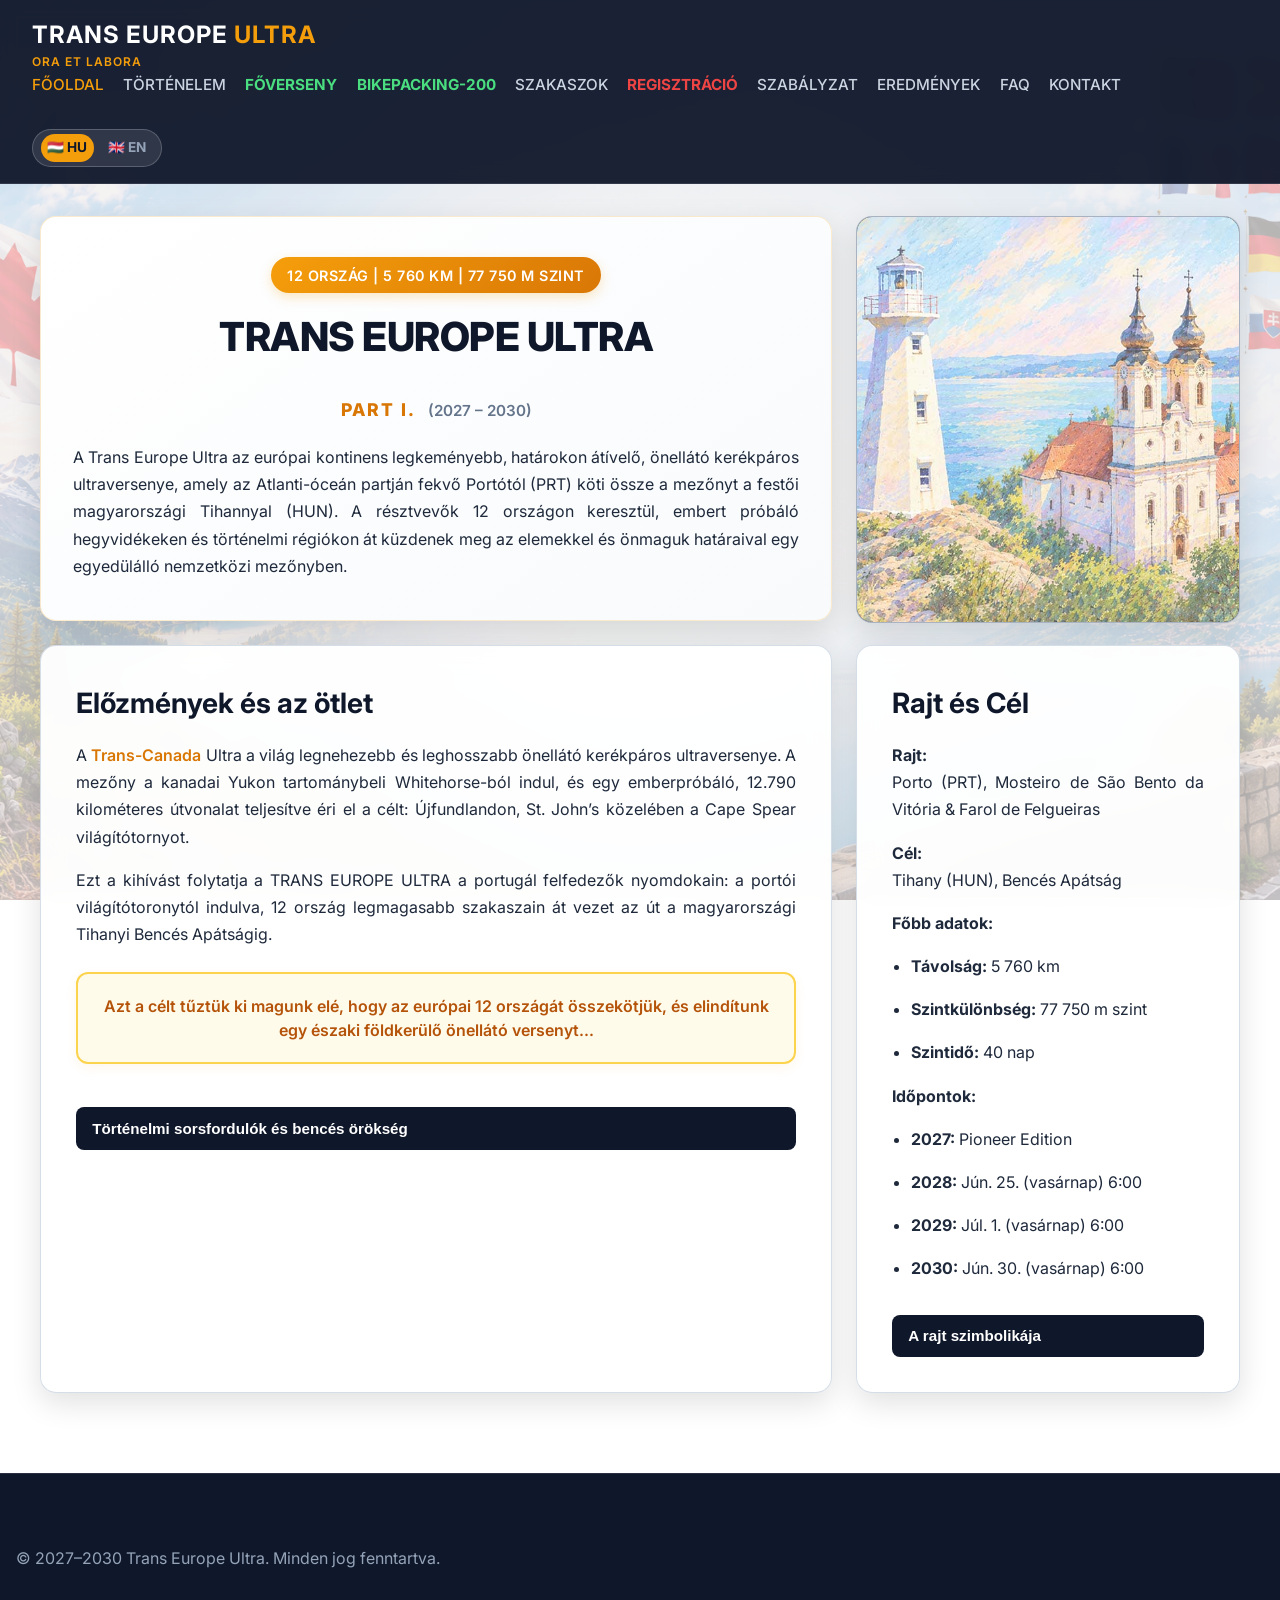
<file: index.html>
<!DOCTYPE html>
<html lang="hu">
<head>
  <meta charset="UTF-8">
  <meta name="viewport" content="width=device-width, initial-scale=1.0">
  <title>Trans Europe Ultra - Főoldal</title>
  <!-- Modern Google Fonts: Inter -->
  <link rel="preconnect" href="https://fonts.googleapis.com">
  <link rel="preconnect" href="https://fonts.gstatic.com" crossorigin>
  <link href="https://fonts.googleapis.com/css2?family=Inter:wght@300;400;500;600;700;800&display=swap" rel="stylesheet">
  
  <link rel="stylesheet" href="style.css">
  <style>
    body {
      font-family: 'Inter', sans-serif;
      text-align: left;
      font-size: 1rem; /* Egységes alap szövegtest méret */
      line-height: 1.6;
      color: #334155;
    }

    /* Egységes szövegtest és címsor méretek */
    p, li, .panel p {
      font-size: 1rem;
      text-align: justify;
      text-justify: inter-word;
      margin-bottom: 1rem;
    }

    h1 {
      font-size: 2.5rem;
      font-weight: 800;
      letter-spacing: -0.5px;
      color: #0f172a;
    }

    h2 {
      font-size: 1.75rem;
      font-weight: 700;
      color: #0f172a;
      margin-top: 0;
      margin-bottom: 1rem;
    }

    @media (max-width: 968px) {
      nav {
        flex-direction: column;
        gap: 1rem;
      }
      .nav-links {
        display: flex;
        flex-wrap: wrap;
        justify-content: center;
        gap: 0.5rem 1rem;
        padding: 0;
      }
    }

    .lang-switcher {
      display: flex;
      gap: 0.5rem;
      align-items: center;
      background: rgba(255, 255, 255, 0.1);
      padding: 0.25rem 0.5rem;
      border-radius: 20px;
      border: 1px solid rgba(255, 255, 255, 0.2);
    }
    .lang-switcher a {
      color: #94a3b8;
      text-decoration: none;
      font-size: 0.85rem;
      font-weight: bold;
      padding: 0.2rem 0.4rem;
      border-radius: 50px;
      transition: all 0.2s;
    }
    .lang-switcher a.active, .lang-switcher a:hover {
      background: #f59e0b;
      color: #0f172a;
    }

    .nav-links a.highlight-green {
      color: #4ade80 !important;
      font-weight: bold;
    }
    .nav-links a.highlight-green:hover {
      color: #86efac !important;
    }

    /* Pirosas kiemelés a regisztráció gombhoz */
    .nav-links a.highlight-red {
      color: #ef4444 !important;
      font-weight: bold;
    }
    .nav-links a.highlight-red:hover {
      color: #f87171 !important;
    }

    .hero-card {
      background: linear-gradient(145deg, #ffffff, #f8fafc);
      border: 1px solid rgba(245, 158, 11, 0.2);
    }
    .hero-badge {
      display: inline-block;
      background: linear-gradient(135deg, #f59e0b, #d97706);
      color: #ffffff;
      padding: 0.4rem 1rem;
      border-radius: 50px;
      font-weight: 600;
      font-size: 0.9rem;
      letter-spacing: 0.5px;
      box-shadow: 0 4px 12px rgba(245, 158, 11, 0.25);
      margin-bottom: 0.75rem;
    }

    /* Képdoboz szöveg nélkül, teljes magasságú kitöltéssel */
    .bento-image-card {
      padding: 0 !important;
      overflow: hidden;
      display: flex;
      flex-direction: column;
      background: #1e293b !important;
    }
    .image-wrapper {
      width: 100%;
      height: 100%;
      min-height: 280px;
      overflow: hidden;
    }
    .bento-image-card img {
      width: 100%;
      height: 100%;
      object-fit: cover;
      display: block;
      transition: transform 0.3s ease;
    }
    .bento-image-card:hover img {
      transform: scale(1.03);
    }

    /* Középre rendezett sárga kiemelt szövegdoboz */
    .highlight-box {
      background: #fffbeb;
      border: 2px solid #fcd34d;
      padding: 1.25rem 1.5rem;
      margin: 1.5rem 0;
      border-radius: 12px;
      text-align: center !important;
      font-weight: 600;
      font-size: 1rem;
      color: #b45309;
      box-shadow: 0 4px 12px rgba(245, 158, 11, 0.08);
      line-height: 1.5;
    }

    /* Külső hivatkozás stílusa a szövegen belül */
    .content-link {
      color: #d97706;
      text-decoration: none;
      font-weight: 600;
      transition: color 0.2s;
    }
    .content-link:hover {
      color: #b45309;
      text-decoration: underline;
    }

    /* Megnövelt, szellősebb lábléc */
    footer {
      padding: 3.5rem 1rem;
      margin-top: 5rem;
      background-color: #0f172a;
      color: #94a3b8;
      text-align: center;
      border-top: 1px solid rgba(255, 255, 255, 0.1);
    }
  </style>
</head>
<body>

  <header>
    <nav style="display: flex; justify-content: space-between; align-items: center; flex-wrap: wrap;">
      <div style="display: flex; flex-direction: column;">
        <a href="index.html" class="logo">TRANS EUROPE <span>ULTRA</span></a>
        <span style="font-size: 0.75rem; color: #f59e0b; font-weight: 600; letter-spacing: 1px; margin-top: -2px;">ORA ET LABORA</span>
      </div>
      
      <div style="display: flex; align-items: center; flex-wrap: wrap; gap: 1rem;">
        <ul class="nav-links" style="list-style: none; display: flex; gap: 1.2rem; align-items: center; margin: 0;">
          <li><a href="index.html" class="active">FŐOLDAL</a></li>
          <li><a href="tortenelem.html">TÖRTÉNELEM</a></li>
          <li><a href="foverseny.html" class="highlight-green">FŐVERSENY</a></li>
          <li><a href="bikepacking-200.html" class="highlight-green">BIKEPACKING-200</a></li>
          <li><a href="szakaszok.html">SZAKASZOK</a></li>
          <li><a href="regisztracio.html" class="highlight-red">REGISZTRÁCIÓ</a></li>
          <li><a href="szabalyzat.html">SZABÁLYZAT</a></li>
          <li><a href="eredmenyek.html">EREDMÉNYEK</a></li>
          <li><a href="faq.html">FAQ</a></li>
          <li><a href="kontakt.html">KONTAKT</a></li>
        </ul>

        <div class="lang-switcher">
          <a href="#" class="active" title="Magyar">🇭🇺 HU</a>
          <a href="#" title="English">🇬🇧 EN</a>
        </div>
      </div>
    </nav>
  </header>

  <!-- BENTO GRID KEZDETE -->
  <div class="bento-container">

    <!-- 1. HERO / FŐ CÍM (Széles doboz: 2 oszlop) -->
    <div class="bento-card col-span-2 hero-card" style="text-align: center; padding: 2.5rem 2rem;">
      <span class="hero-badge">12 ORSZÁG | 5 760 KM | 77 750 M SZINT</span>
      
      <h1>TRANS EUROPE ULTRA</h1>
      
      <div style="margin-bottom: 1.25rem;">
        <span style="font-size: 1.1rem; font-weight: 800; color: #d97706; letter-spacing: 2px;">PART I.</span>
        <span style="font-weight: 600; color: #64748b; font-size: 0.95rem; margin-left: 0.5rem;">(2027 – 2030)</span>
      </div>

      <p style="max-width: 750px; margin: 0 auto;">
        A Trans Europe Ultra az európai kontinens legkeményebb, határokon átívelő, önellátó kerékpáros ultraversenye, amely az Atlanti-óceán partján fekvő Portótól (PRT) köti össze a mezőnyt a festői magyarországi Tihannyal (HUN). A résztvevők 12 országon keresztül, embert próbáló hegyvidékeken és történelmi régiókon át küzdenek meg az elemekkel és önmaguk határaival egy egyedülálló nemzetközi mezőnyben.
      </p>
    </div>

    <!-- 2. KÉP DOBOZ (1 oszlop) - Szöveg nélkül -->
    <div class="bento-card bento-image-card">
      <div class="image-wrapper">
        <img src="placeholder-hero.jpg" alt="Trans Europe Ultra - Kerékpáros kihívás">
      </div>
    </div>

    <!-- 3. ELŐZMÉNYEK ÉS AZ ÖTLET (2 oszlop) -->
    <div class="bento-card col-span-2">
      <h2>Előzmények és az ötlet</h2>
      <p>A <a href="https://transcanadabikerace.com/en/" target="_blank" class="content-link">Trans-Canada</a> Ultra a világ legnehezebb és leghosszabb önellátó kerékpáros ultraversenye. A mezőny a kanadai Yukon tartománybeli Whitehorse-ból indul, és egy emberpróbáló, 12.790 kilométeres útvonalat teljesítve éri el a célt: Újfundlandon, St. John’s közelében a Cape Spear világítótornyot.</p>
      <p>Ezt a kihívást folytatja a TRANS EUROPE ULTRA a portugál felfedezők nyomdokain: a portói világítótoronytól indulva, 12 ország legmagasabb szakaszain át vezet az út a magyarországi Tihanyi Bencés Apátságig.</p>
      
      <!-- Középre rendezett sárga kiemelt szövegdoboz -->
      <div class="highlight-box">
        Azt a célt tűztük ki magunk elé, hogy az európai 12 országát összekötjük, és elindítunk egy északi földkerülő önellátó versenyt...
      </div>

      <button class="accordion-btn">Történelmi sorsfordulók és bencés örökség</button>
      <div class="panel">
        <p>Amikor 1504-ben a portugál tengerészek feltérképezték Újfundland partjait, a mai St. John’s vidékét Terra de Bacalhaos néven jegyezték fel. Az utazás szellemi ívét a bencés örökség keretezi: Portóban a történelmi São Bento kolostorok őrzik a rend atlanti-óceáni jelenlétét, míg a célvonal a Tihanyi Bencés Apátságnál várja a célba érkezőket („Ora et labora”).</p>
      </div>
    </div>

    <!-- 4. HELYSZÍNI RAJT ÉS CÉL (1 oszlop) -->
    <div class="bento-card">
      <h2>Rajt és Cél</h2>
      <p><strong>Rajt:</strong><br>Porto (PRT), Mosteiro de São Bento da Vitória & Farol de Felgueiras</p>
      <p><strong>Cél:</strong><br>Tihany (HUN), Bencés Apátság</p>
      
      <p style="margin-top: 1rem;"><strong>Főbb adatok:</strong></p>
      <ul style="padding-left: 1.2rem; margin: 0.5rem 0; text-align: left;">
        <li><strong>Távolság:</strong> 5 760 km</li>
        <li><strong>Szintkülönbség:</strong> 77 750 m szint</li>
        <li><strong>Szintidő:</strong> 40 nap</li>
      </ul>

      <p style="margin-top: 1rem;"><strong>Időpontok:</strong></p>
      <ul style="padding-left: 1.2rem; margin: 0.5rem 0; text-align: left;">
        <li><strong>2027:</strong> Pioneer Edition</li>
        <li><strong>2028:</strong> Jún. 25. (vasárnap) 6:00</li>
        <li><strong>2029:</strong> Júl. 1. (vasárnap) 6:00</li>
        <li><strong>2030:</strong> Jún. 30. (vasárnap) 6:00</li>
      </ul>
      
      <button class="accordion-btn" style="margin-top: 1rem;">A rajt szimbolikája</button>
      <div class="panel">
        <p>A rajt a nyári napforduló és Szent János napja köré fonódik, amikor Porto lakói a Douro folyón ünneplnek.</p>
      </div>
    </div>

  </div>
  <!-- BENTO GRID VÉGE -->

  <footer>
    <p>&copy; 2027–2030 Trans Europe Ultra. Minden jog fenntartva.</p>
  </footer>

  <script>
    var acc = document.getElementsByClassName("accordion-btn");
    for (var i = 0; i < acc.length; i++) {
      acc[i].addEventListener("click", function() {
        this.classList.toggle("active");
        var panel = this.nextElementSibling;
        if (panel.style.display === "block") {
          panel.style.display = "none";
        } else {
          panel.style.display = "block";
        }
      });
    }
  </script>
</body>
</html>
</file>
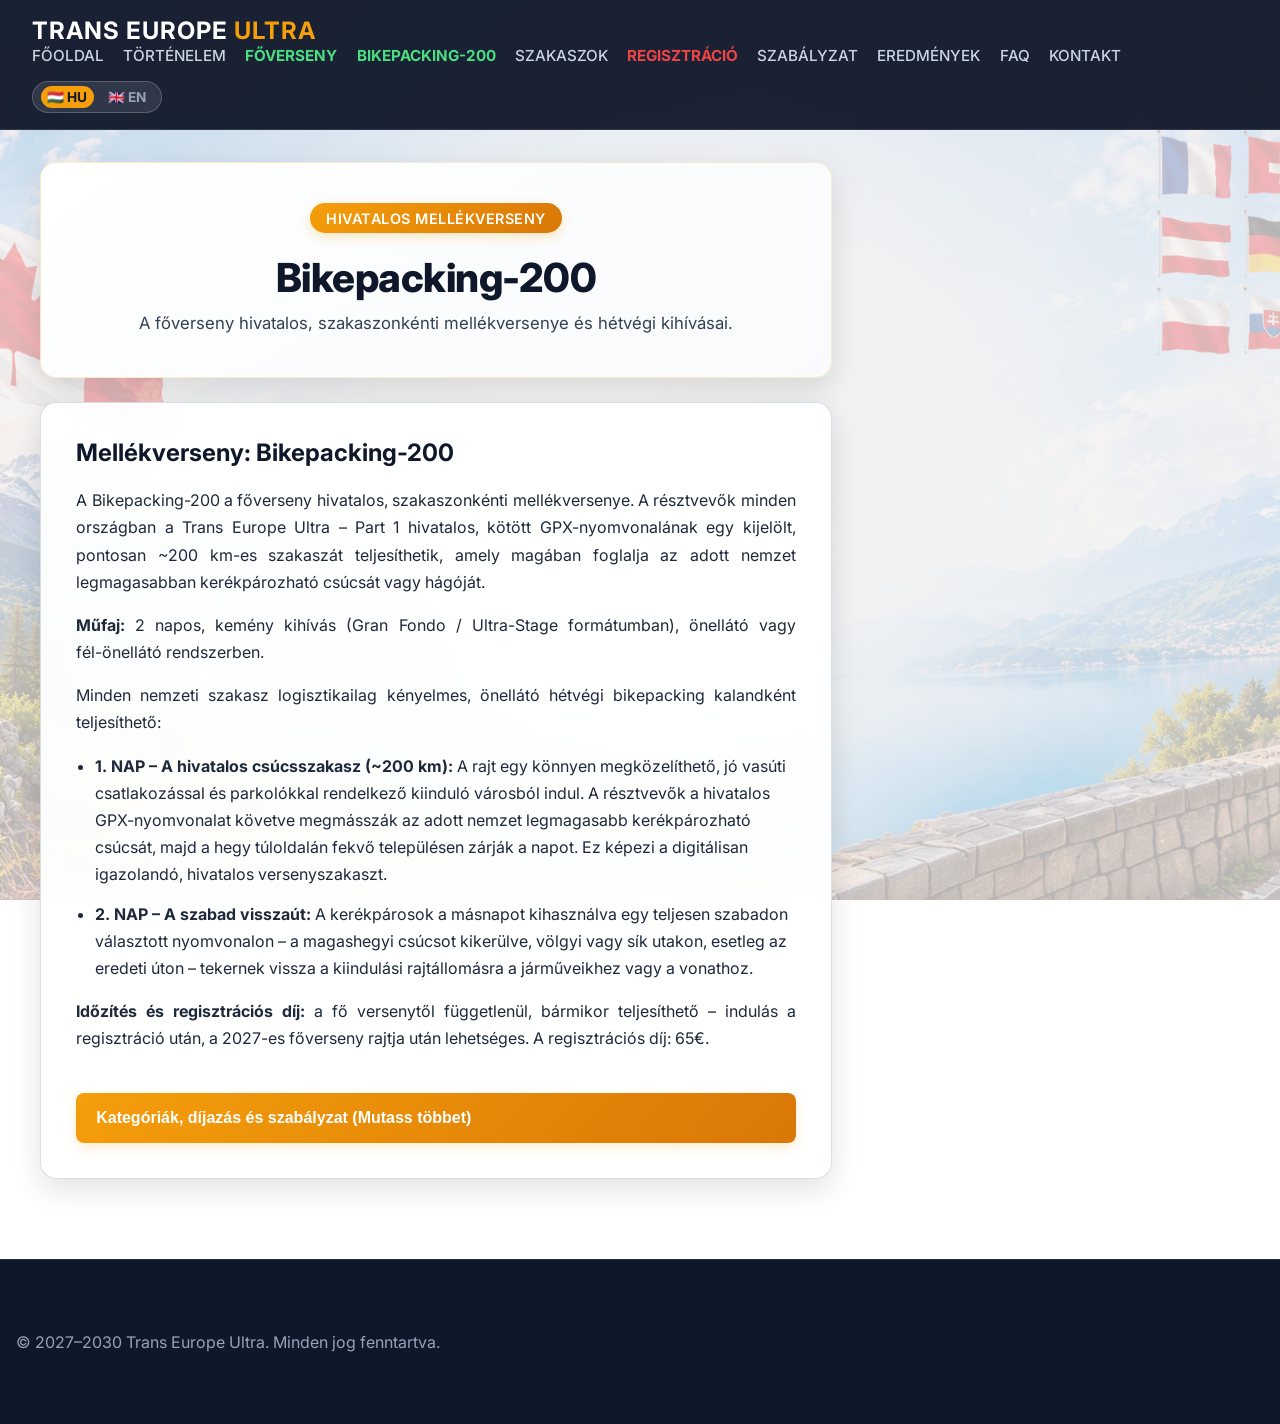
<file: bikepacking-200.html>
<!DOCTYPE html>
<html lang="hu">
<head>
  <meta charset="UTF-8">
  <meta name="viewport" content="width=device-width, initial-scale=1.0">
  <title>Trans Europe Ultra - Bikepacking-200</title>
  <!-- Modern Google Fonts: Inter -->
  <link rel="preconnect" href="https://fonts.googleapis.com">
  <link rel="preconnect" href="https://fonts.gstatic.com" crossorigin>
  <link href="https://fonts.googleapis.com/css2?family=Inter:wght@300;400;500;600;700;800&display=swap" rel="stylesheet">
  
  <link rel="stylesheet" href="style.css">
  <style>
    body {
      font-family: 'Inter', sans-serif;
      text-align: left;
    }

    /* Alapértelmezett sorkizárás a bekezdésekre */
    p, .bento-card p:not(.highlight-box) {
      text-align: justify;
      text-justify: inter-word;
    }

    /* Reszponzív navigáció */
    @media (max-width: 968px) {
      nav {
        flex-direction: column;
        gap: 1rem;
      }
      .nav-links {
        display: flex;
        flex-wrap: wrap;
        justify-content: center;
        gap: 0.5rem 1rem;
        padding: 0;
      }
    }

    .lang-switcher {
      display: flex;
      gap: 0.5rem;
      align-items: center;
      background: rgba(255, 255, 255, 0.1);
      padding: 0.25rem 0.5rem;
      border-radius: 20px;
      border: 1px solid rgba(255, 255, 255, 0.2);
    }
    .lang-switcher a {
      color: #94a3b8;
      text-decoration: none;
      font-size: 0.85rem;
      font-weight: bold;
      padding: 0.2rem 0.4rem;
      border-radius: 50px;
      transition: all 0.2s;
    }
    .lang-switcher a.active, .lang-switcher a:hover {
      background: #f59e0b;
      color: #0f172a;
    }

    .nav-links a.highlight-green {
      color: #4ade80 !important;
      font-weight: bold;
    }
    .nav-links a.highlight-green:hover {
      color: #86efac !important;
    }

    /* Pirosas kiemelés a regisztráció gombhoz */
    .nav-links a.highlight-red {
      color: #ef4444 !important;
      font-weight: bold;
    }
    .nav-links a.highlight-red:hover {
      color: #f87171 !important;
    }

    .hero-card {
      background: linear-gradient(145deg, #ffffff, #f8fafc);
      border: 1px solid rgba(245, 158, 11, 0.2);
    }
    .hero-badge {
      display: inline-block;
      background: linear-gradient(135deg, #f59e0b, #d97706);
      color: #ffffff;
      padding: 0.4rem 1rem;
      border-radius: 50px;
      font-weight: 600;
      font-size: 0.9rem;
      letter-spacing: 0.5px;
      box-shadow: 0 4px 12px rgba(245, 158, 11, 0.25);
      margin-bottom: 0.75rem;
    }

    /* Táblázat stílus a bento kártyákhoz igazítva */
    table.challenge-table {
      width: 100%;
      border-collapse: collapse;
      margin-top: 1rem;
      color: #0f172a;
      background: #ffffff;
      border-radius: 8px;
      overflow: hidden;
      box-shadow: 0 2px 6px rgba(0,0,0,0.05);
    }
    table.challenge-table th, table.challenge-table td {
      border: 1px solid #e2e8f0;
      padding: 0.85rem;
      text-align: left;
      font-size: 0.95rem;
    }
    table.challenge-table th {
      background: #0f172a;
      color: #f59e0b;
      font-weight: 600;
    }
    table.challenge-table tr:nth-child(even) {
      background: #f8fafc;
    }

    /* Harmonika (Accordion) gomb stílusa */
    .accordion-btn {
      background: linear-gradient(135deg, #f59e0b, #d97706);
      color: white;
      cursor: pointer;
      padding: 1rem 1.25rem;
      width: 100%;
      border: none;
      text-align: left;
      outline: none;
      font-size: 1rem;
      font-weight: 600;
      border-radius: 8px;
      margin-top: 1.5rem;
      transition: background 0.3s;
      box-shadow: 0 4px 12px rgba(245, 158, 11, 0.2);
    }
    .accordion-btn:hover, .accordion-btn.active {
      background: linear-gradient(135deg, #d97706, #b45309);
    }
    .panel {
      padding: 0 0.5rem;
      display: none;
      overflow: hidden;
      margin-top: 1rem;
    }

    footer {
      padding: 3.5rem 1rem;
      margin-top: 5rem;
      background-color: #0f172a;
      color: #94a3b8;
      text-align: center;
      border-top: 1px solid rgba(255, 255, 255, 0.1);
    }
  </style>
</head>
<body>

  <header>
    <nav style="display: flex; justify-content: space-between; align-items: center; flex-wrap: wrap;">
      <a href="index.html" class="logo">TRANS EUROPE <span>ULTRA</span></a>
      
      <div style="display: flex; align-items: center; flex-wrap: wrap; gap: 1rem;">
        <ul class="nav-links" style="list-style: none; display: flex; gap: 1.2rem; align-items: center; margin: 0;">
          <li><a href="index.html">FŐOLDAL</a></li>
          <li><a href="tortenelem.html">TÖRTÉNELEM</a></li>
          <li><a href="foverseny.html" class="highlight-green">FŐVERSENY</a></li>
          <li><a href="bikepacking-200.html" class="highlight-green active">BIKEPACKING-200</a></li>
          <li><a href="szakaszok.html">SZAKASZOK</a></li>
          <li><a href="regisztracio.html" class="highlight-red">REGISZTRÁCIÓ</a></li>
          <li><a href="szabalyzat.html">SZABÁLYZAT</a></li>
          <li><a href="eredmenyek.html">EREDMÉNYEK</a></li>
          <li><a href="faq.html">FAQ</a></li>
          <li><a href="kontakt.html">KONTAKT</a></li>
        </ul>

        <div class="lang-switcher">
          <a href="#" class="active" title="Magyar">🇭🇺 HU</a>
          <a href="#" title="English">🇬🇧 EN</a>
        </div>
      </div>
    </nav>
  </header>

  <!-- BENTO GRID KEZDETE -->
  <div class="bento-container">

    <!-- HERO / FŐ CÍM -->
    <div class="bento-card col-span-2 hero-card" style="text-align: center; padding: 2.5rem 2rem;">
      <span class="hero-badge">HIVATALOS MELLÉKVERSENY</span>
      <h1 style="font-size: 2.5rem; font-weight: 800; letter-spacing: -0.5px; margin: 0.5rem 0; color: #0f172a;">Bikepacking-200</h1>
      <p style="font-size: 1.05rem; color: #334155; max-width: 750px; margin: 0 auto; text-align: center; line-height: 1.6;">
        A főverseny hivatalos, szakaszonkénti mellékversenye és hétvégi kihívásai.
      </p>
    </div>

    <!-- MELLÉKVERSENY SZEKCIÓ -->
    <div class="bento-card col-span-2">
      <h2 style="color: #0f172a; font-weight: 700; margin-top: 0;">Mellékverseny: Bikepacking-200</h2>
      <p>A Bikepacking-200 a főverseny hivatalos, szakaszonkénti mellékversenye. A résztvevők minden országban a Trans Europe Ultra – Part 1 hivatalos, kötött GPX-nyomvonalának egy kijelölt, pontosan ~200 km-es szakaszát teljesíthetik, amely magában foglalja az adott nemzet legmagasabban kerékpározható csúcsát vagy hágóját.</p>
      <p style="margin-top: 0.75rem;"><strong>Műfaj:</strong> 2 napos, kemény kihívás (Gran Fondo / Ultra-Stage formátumban), önellátó vagy fél-önellátó rendszerben.</p>
      <p style="margin-top: 0.75rem;">Minden nemzeti szakasz logisztikailag kényelmes, önellátó hétvégi bikepacking kalandként teljesíthető:</p>
      
      <ul style="margin-top: 1rem; padding-left: 1.2rem; line-height: 1.7;">
        <li style="margin-bottom: 0.75rem;"><strong>1. NAP – A hivatalos csúcsszakasz (~200 km):</strong> A rajt egy könnyen megközelíthető, jó vasúti csatlakozással és parkolókkal rendelkező kiinduló városból indul. A résztvevők a hivatalos GPX-nyomvonalat követve megmásszák az adott nemzet legmagasabb kerékpározható csúcsát, majd a hegy túloldalán fekvő településen zárják a napot. Ez képezi a digitálisan igazolandó, hivatalos versenyszakaszt.</li>
        <li><strong>2. NAP – A szabad visszaút:</strong> A kerékpárosok a másnapot kihasználva egy teljesen szabadon választott nyomvonalon – a magashegyi csúcsot kikerülve, völgyi vagy sík utakon, esetleg az eredeti úton – tekernek vissza a kiindulási rajtállomásra a járműveikhez vagy a vonathoz.</li>
      </ul>
      
      <p style="margin-top: 1rem;"><strong>Időzítés és regisztrációs díj:</strong> a fő versenytől függetlenül, bármikor teljesíthető – indulás a regisztráció után, a 2027-es főverseny rajtja után lehetséges. A regisztrációs díj: 65€.</p>

      <button class="accordion-btn">Kategóriák, díjazás és szabályzat (Mutass többet)</button>
      <div class="panel">
        <h3 style="color: #d97706; margin-top: 1.5rem; font-size: 1.15rem;">Kategóriák és bélyegzőkönyv (Stage Passport):</h3>
        <ul style="margin-top: 0.5rem; padding-left: 1.2rem; line-height: 1.7;">
          <li><strong>Single Stage Finisher:</strong> A versenyző kiválaszt egyetlen országot (pl. a magyar, osztrák vagy spanyol 200 km-t) és azt teljesíti.</li>
          <li><strong>National Collector:</strong> A kerékpáros az évek során összegyűjtheti mind a 12 ország 200 km-es „királyi szakaszát”. A teljesítésről minden szakasz után hivatalos oklevelet és fém pecsétet kap a nyomtatott útkönyvébe (Stage Passport).</li>
          <li><strong>TEU-C 200 Grandmaster:</strong> Aki 3+1 éven belül mind a 12 nemzeti szakaszt teljesíti, megkapja a főversennyel egyenértékű Grandmaster elismerést.</li>
        </ul>

        <h3 style="color: #d97706; margin-top: 1.5rem; font-size: 1.15rem;">Teljesített szakaszok és díjazás:</h3>
        <div style="overflow-x: auto;">
          <table class="challenge-table">
            <thead>
              <tr>
                <th>Teljesített szakaszok</th>
                <th>Fokozat / titulus</th>
                <th>Fizikai díj és elismerés</th>
              </tr>
            </thead>
            <tbody>
              <tr>
                <td>1 szakasz (~200 km)</td>
                <td>Stage Finisher</td>
                <td>Névre szóló oklevél</td>
              </tr>
              <tr>
                <td>3 szakasz (~600 km)</td>
                <td>TEU Trilogy Finisher (Bronz)</td>
                <td>Bronz Trilogy érem, szőtt mez-felvarró, „3-Star” Passport-pecsét</td>
              </tr>
              <tr>
                <td>6 szakasz (~1.200 km)</td>
                <td>Half-Way Climber (Ezüst)</td>
                <td>Ezüst érem, egyedi TEU Challenge kerékpáros mez (limitált kiadás)</td>
              </tr>
              <tr>
                <td>9 szakasz (~1.800 km)</td>
                <td>Master Explorer (Arany)</td>
                <td>Arany érem, + VIP rajtjogosultság</td>
              </tr>
              <tr>
                <td>12 szakasz (~2.400 km)</td>
                <td>TEU Grandmaster (Gyémánt)</td>
                <td>A főversennyel egyenértékű Grandmaster trófea, örökös rajtszám-visszavonás és ingyenes nevezés a főversenyre</td>
              </tr>
            </tbody>
          </table>
        </div>

        <h3 style="color: #d97706; margin-top: 1.5rem; font-size: 1.15rem;">Bikepacking-200 – Regisztráció és teljesítési szabályzat</h3>
        <ol style="margin-top: 0.5rem; padding-left: 1.2rem; line-height: 1.7;">
          <li style="margin-bottom: 0.75rem;"><strong>A 1+3 éves regisztrációs modell (2027–2030):</strong> Egyetlen regisztráció (65€) = 4 szezonos jogosultság. A kerékpáros egyetlen nevezéssel kiváltja a Digital Stage Passport-ot, amely a 2027-es Pioneer (Úttörő) évben indul, és további 3 éven át (2028, 2029, 2030) érvényes. Rugalmas időbeosztás: 4 teljes szezon áll rendelkezésre a saját tempóban, tetszőleges sorrendben történő teljesítéshez.</li>
          <li><strong>Önbevallásos igazolási rendszer (Honor System):</strong> Bürokráciamentes, digitális igazolás a kerékpáros közösségi platformokon keresztül. Egyéni teljesítés a megadott időablakban. Beküldés: Strava hivatkozás, Garmin Connect / Komoot link vagy a letöltött GPX fájl feltöltése az online profilra. Jóváhagyás: a szervezők ellenőrzik a nyomvonal egyezőségét és az adott nemzeti csúcs érintését, ezt követően a szakasz „TELJESÍTVE” státuszt kap a digitális útlevélben.</li>
        </ol>
      </div>
    </div>

</div>
  <!-- BENTO GRID VÉGE -->

  <footer>
    <p>&copy; 2027–2030 Trans Europe Ultra. Minden jog fenntartva.</p>
  </footer>

  <script>
    var acc = document.getElementsByClassName("accordion-btn");
    for (var i = 0; i < acc.length; i++) {
      acc[i].addEventListener("click", function() {
        this.classList.toggle("active");
        var panel = this.nextElementSibling;
        if (panel.style.display === "block") {
          panel.style.display = "none";
        } else {
          panel.style.display = "block";
        }
      });
    }
  </script>
</body>
</html>
</file>
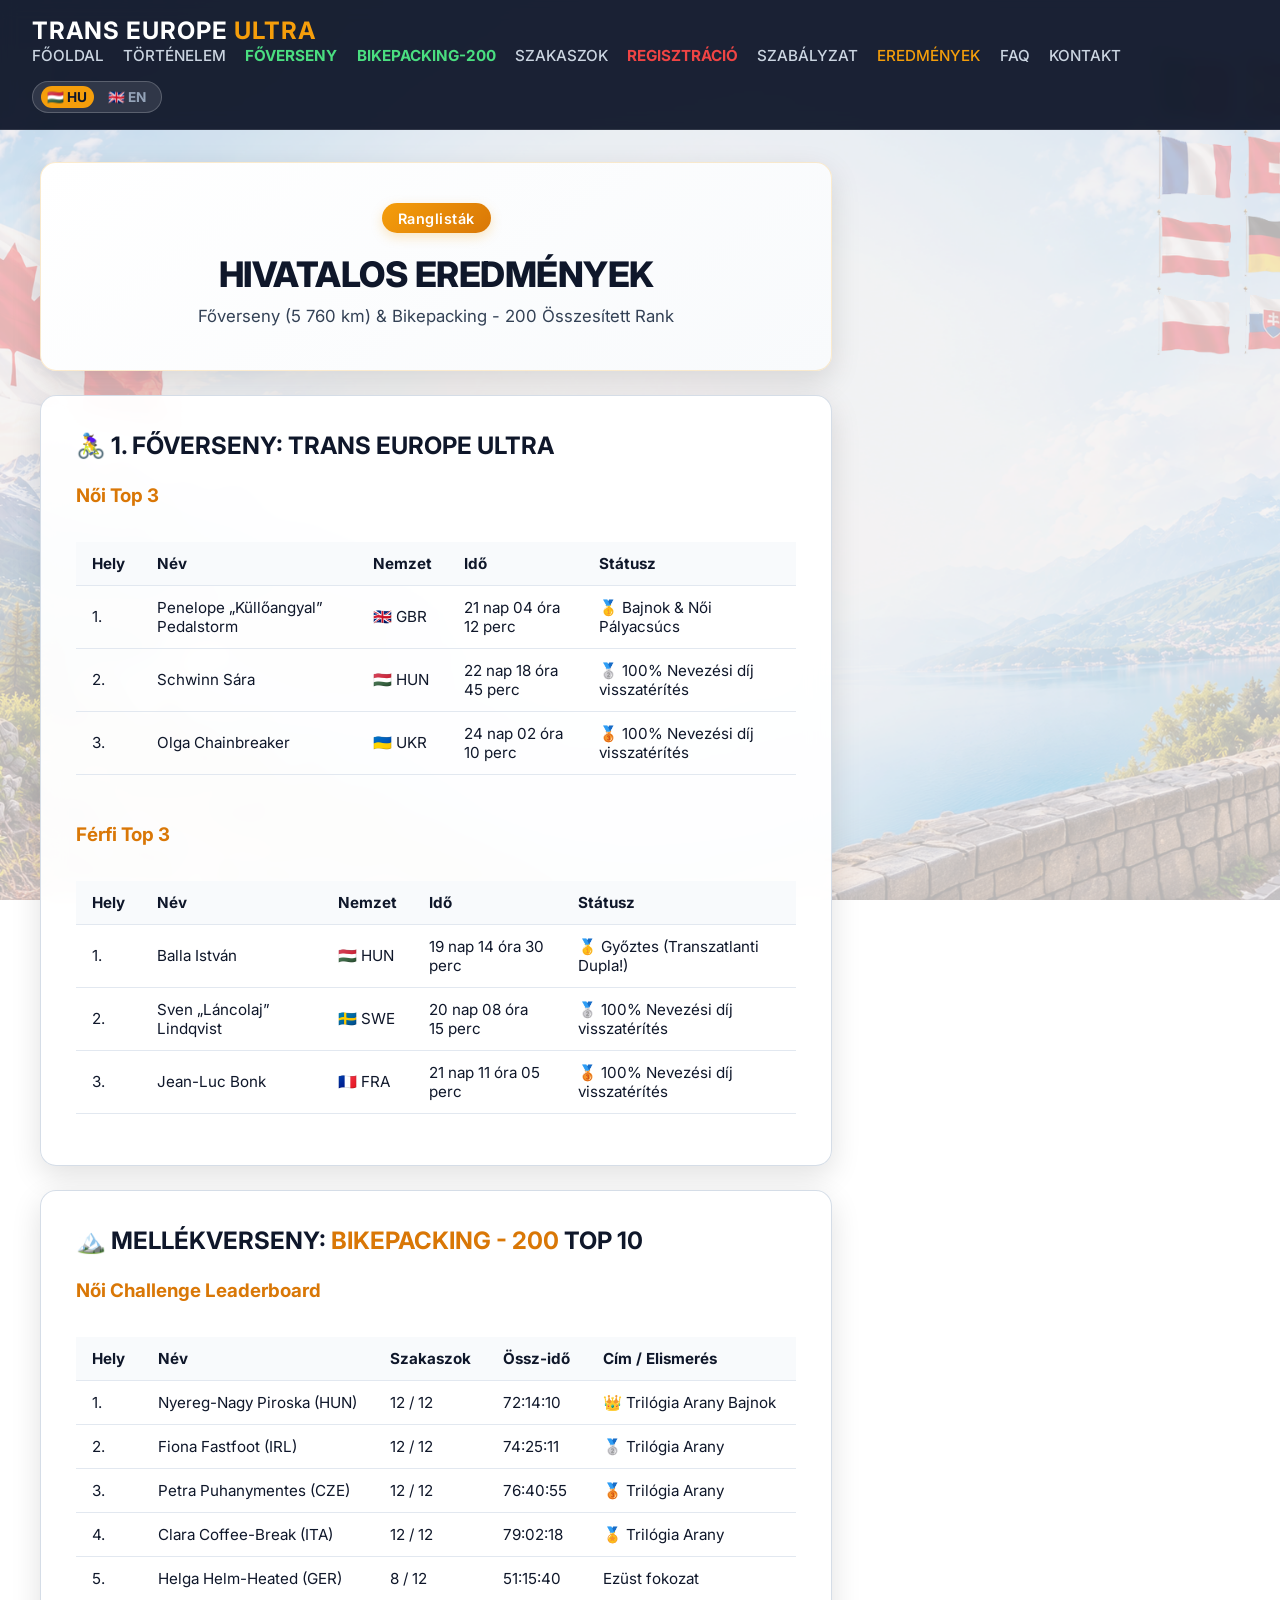
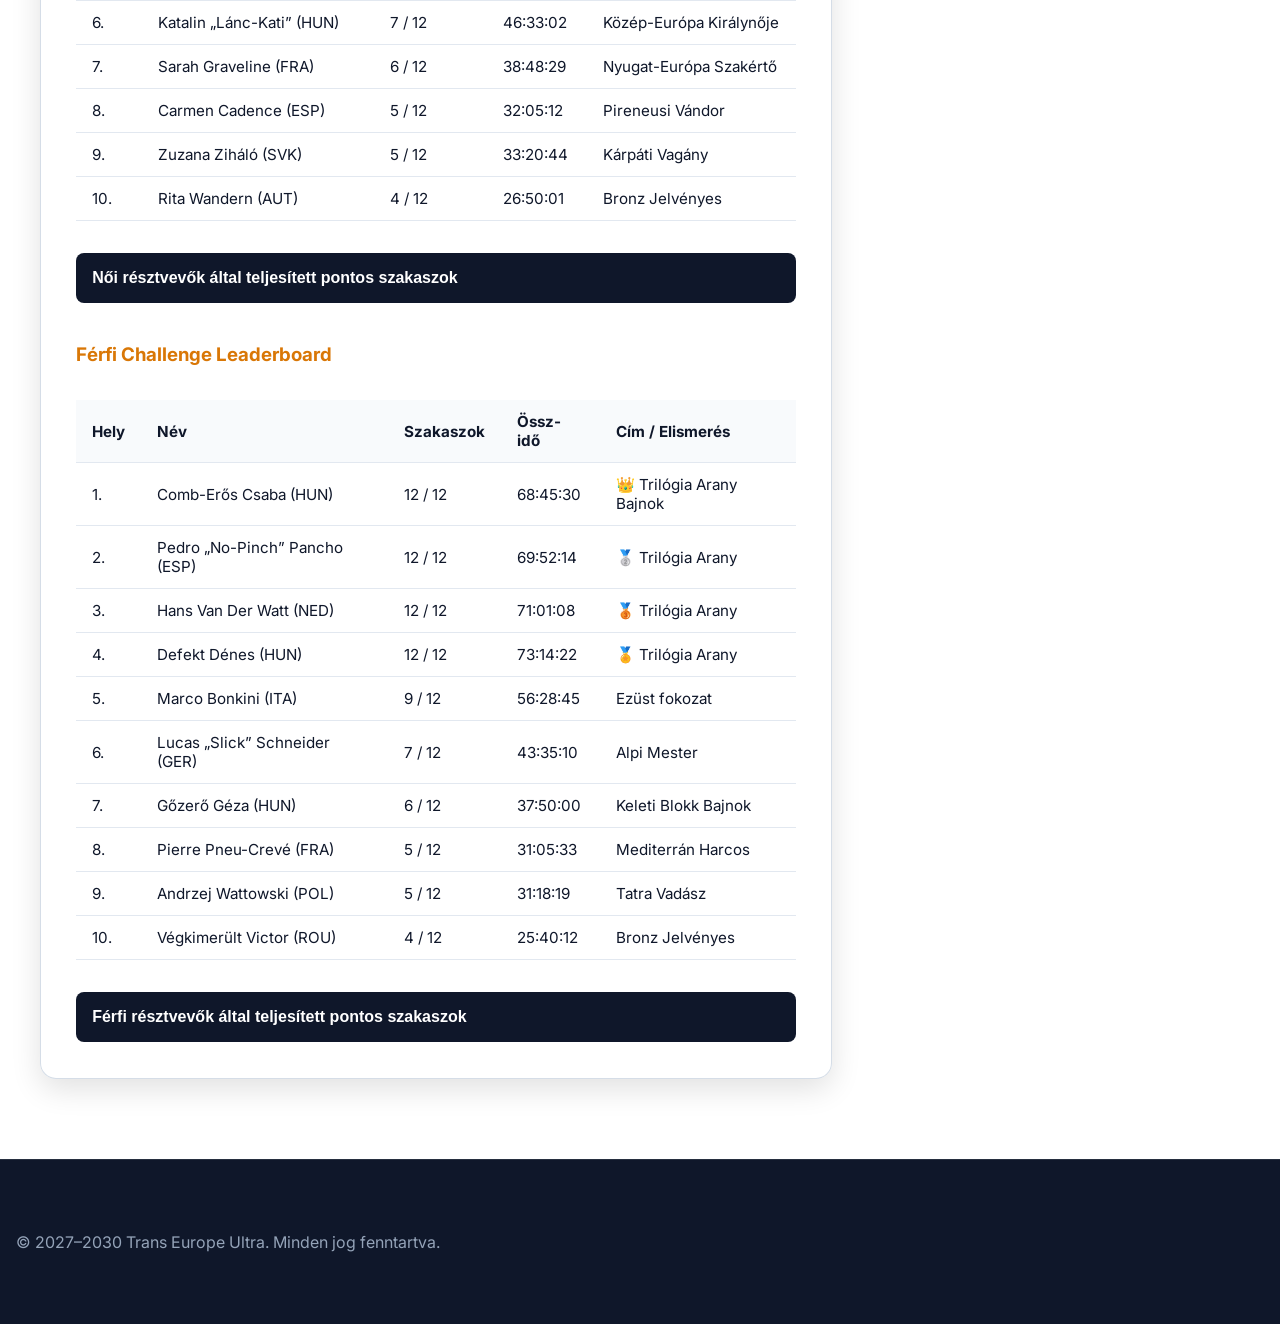
<file: eredmenyek.html>
<!DOCTYPE html>
<html lang="hu">
<head>
  <meta charset="UTF-8">
  <meta name="viewport" content="width=device-width, initial-scale=1.0">
  <title>Trans Europe Ultra - Eredmények</title>
  <!-- Modern Google Fonts: Inter -->
  <link rel="preconnect" href="https://fonts.googleapis.com">
  <link rel="preconnect" href="https://fonts.gstatic.com" crossorigin>
  <link href="https://fonts.googleapis.com/css2?family=Inter:wght@300;400;500;600;700;800&display=swap" rel="stylesheet">
  
  <link rel="stylesheet" href="style.css">
  <style>
    body {
      font-family: 'Inter', sans-serif;
      text-align: left;
    }

    /* Alapértelmezett sorkizárás a bekezdésekre */
    p, .bento-card p:not(.highlight-box) {
      text-align: justify;
      text-justify: inter-word;
    }

    /* Reszponzív navigáció */
    @media (max-width: 968px) {
      nav {
        flex-direction: column;
        gap: 1rem;
      }
      .nav-links {
        display: flex;
        flex-wrap: wrap;
        justify-content: center;
        gap: 0.5rem 1rem;
        padding: 0;
      }
    }

    .lang-switcher {
      display: flex;
      gap: 0.5rem;
      align-items: center;
      background: rgba(255, 255, 255, 0.1);
      padding: 0.25rem 0.5rem;
      border-radius: 20px;
      border: 1px solid rgba(255, 255, 255, 0.2);
    }
    .lang-switcher a {
      color: #94a3b8;
      text-decoration: none;
      font-size: 0.85rem;
      font-weight: bold;
      padding: 0.2rem 0.4rem;
      border-radius: 50px;
      transition: all 0.2s;
    }
    .lang-switcher a.active, .lang-switcher a:hover {
      background: #f59e0b;
      color: #0f172a;
    }

    .nav-links a.highlight-green {
      color: #4ade80 !important;
      font-weight: bold;
    }
    .nav-links a.highlight-green:hover {
      color: #86efac !important;
    }

    /* Pirosas kiemelés a regisztráció gombhoz */
    .nav-links a.highlight-red {
      color: #ef4444 !important;
      font-weight: bold;
    }
    .nav-links a.highlight-red:hover {
      color: #f87171 !important;
    }

    .hero-card {
      background: linear-gradient(145deg, #ffffff, #f8fafc);
      border: 1px solid rgba(245, 158, 11, 0.2);
    }
    .hero-badge {
      display: inline-block;
      background: linear-gradient(135deg, #f59e0b, #d97706);
      color: #ffffff;
      padding: 0.4rem 1rem;
      border-radius: 50px;
      font-weight: 600;
      font-size: 0.9rem;
      letter-spacing: 0.5px;
      box-shadow: 0 4px 12px rgba(245, 158, 11, 0.25);
      margin-bottom: 0.75rem;
    }

    /* Sárga kiemelések a szövegekben (kivéve a felső boxot) */
    .yellow-highlight {
      color: #d97706;
      font-weight: 700;
    }

    /* Táblázatok modernizálása a bento dizájnhoz */
    table {
      width: 100%;
      border-collapse: collapse;
      margin: 1rem 0;
      font-size: 0.95rem;
    }
    th, td {
      padding: 0.75rem 1rem;
      text-align: left;
      border-bottom: 1px solid #e2e8f0;
    }
    th {
      background-color: #f8fafc;
      color: #0f172a;
      font-weight: 700;
    }
    tr:hover {
      background-color: #f1f5f9;
    }

    /* Harmonika stílus */
    .accordion-btn {
      background-color: #0f172a;
      color: white;
      cursor: pointer;
      padding: 1rem;
      width: 100%;
      border: none;
      text-align: left;
      outline: none;
      font-size: 1rem;
      font-weight: 600;
      border-radius: 8px;
      transition: 0.3s;
      margin-top: 1rem;
    }
    .accordion-btn.active, .accordion-btn:hover {
      background-color: #1e293b;
    }
    .panel {
      padding: 0 1rem;
      display: none;
      background-color: #f8fafc;
      overflow: hidden;
      border-radius: 0 0 8px 8px;
      border: 1px solid #e2e8f0;
      border-top: none;
    }
    .panel ul {
      padding: 1rem 0 1rem 1.5rem;
      margin: 0;
    }
    .panel li {
      margin-bottom: 0.5rem;
    }

    footer {
      padding: 3.5rem 1rem;
      margin-top: 5rem;
      background-color: #0f172a;
      color: #94a3b8;
      text-align: center;
      border-top: 1px solid rgba(255, 255, 255, 0.1);
    }
  </style>
</head>
<body>

  <header>
    <nav style="display: flex; justify-content: space-between; align-items: center; flex-wrap: wrap;">
      <a href="index.html" class="logo">TRANS EUROPE <span>ULTRA</span></a>
      
      <div style="display: flex; align-items: center; flex-wrap: wrap; gap: 1rem;">
        <ul class="nav-links" style="list-style: none; display: flex; gap: 1.2rem; align-items: center; margin: 0;">
          <li><a href="index.html">FŐOLDAL</a></li>
          <li><a href="tortenelem.html">TÖRTÉNELEM</a></li>
          <li><a href="foverseny.html" class="highlight-green">FŐVERSENY</a></li>
          <li><a href="bikepacking-200.html" class="highlight-green">BIKEPACKING-200</a></li>
          <li><a href="szakaszok.html">SZAKASZOK</a></li>
          <li><a href="regisztracio.html" class="highlight-red">REGISZTRÁCIÓ</a></li>
          <li><a href="szabalyzat.html">SZABÁLYZAT</a></li>
          <li><a href="eredmenyek.html" class="active">EREDMÉNYEK</a></li>
          <li><a href="faq.html">FAQ</a></li>
          <li><a href="kontakt.html">KONTAKT</a></li>
        </ul>

        <div class="lang-switcher">
          <a href="#" class="active" title="Magyar">🇭🇺 HU</a>
          <a href="#" title="English">🇬🇧 EN</a>
        </div>
      </div>
    </nav>
  </header>

  <!-- BENTO GRID KEZDETE -->
  <div class="bento-container">

    <!-- HERO / FŐ CÍM (Felső box: sárga nélkül, sötét szöveggel) -->
    <div class="bento-card col-span-2 hero-card" style="text-align: center; padding: 2.5rem 2rem;">
      <span class="hero-badge">Ranglisták</span>
      <h1 style="font-size: 2.2rem; font-weight: 800; letter-spacing: -0.5px; margin: 0.5rem 0; color: #0f172a;">HIVATALOS EREDMÉNYEK</h1>
      <p style="font-size: 1.05rem; color: #334155; max-width: 750px; margin: 0 auto; text-align: center; line-height: 1.6;">
        Főverseny (5 760 km) & Bikepacking - 200 Összesített Rank
      </p>
    </div>

    <!-- FŐVERSENY -->
    <div class="bento-card col-span-2">
      <h2 style="color: #0f172a; font-weight: 700; margin-top: 0;">🚴‍♀️ 1. FŐVERSENY: TRANS EUROPE ULTRA</h2>
      
      <h3 style="color: #d97706; margin-top: 1.5rem; font-weight: 700;">Női Top 3</h3>
      <div style="overflow-x: auto;">
        <table>
          <thead>
            <tr>
              <th>Hely</th>
              <th>Név</th>
              <th>Nemzet</th>
              <th>Idő</th>
              <th>Státusz</th>
            </tr>
          </thead>
          <tbody>
            <tr>
              <td>1.</td>
              <td>Penelope „Küllőangyal” Pedalstorm</td>
              <td>🇬🇧 GBR</td>
              <td>21 nap 04 óra 12 perc</td>
              <td>🥇 Bajnok & Női Pályacsúcs</td>
            </tr>
            <tr>
              <td>2.</td>
              <td>Schwinn Sára</td>
              <td>🇭🇺 HUN</td>
              <td>22 nap 18 óra 45 perc</td>
              <td>🥈 100% Nevezési díj visszatérítés</td>
            </tr>
            <tr>
              <td>3.</td>
              <td>Olga Chainbreaker</td>
              <td>🇺🇦 UKR</td>
              <td>24 nap 02 óra 10 perc</td>
              <td>🥉 100% Nevezési díj visszatérítés</td>
            </tr>
          </tbody>
        </table>
      </div>

      <h3 style="color: #d97706; margin-top: 2rem; font-weight: 700;">Férfi Top 3</h3>
      <div style="overflow-x: auto;">
        <table>
          <thead>
            <tr>
              <th>Hely</th>
              <th>Név</th>
              <th>Nemzet</th>
              <th>Idő</th>
              <th>Státusz</th>
            </tr>
          </thead>
          <tbody>
            <tr>
              <td>1.</td>
              <td>Balla István</td>
              <td>🇭🇺 HUN</td>
              <td>19 nap 14 óra 30 perc</td>
              <td>🥇 Győztes (Transzatlanti Dupla!)</td>
            </tr>
            <tr>
              <td>2.</td>
              <td>Sven „Láncolaj” Lindqvist</td>
              <td>🇸🇪 SWE</td>
              <td>20 nap 08 óra 15 perc</td>
              <td>🥈 100% Nevezési díj visszatérítés</td>
            </tr>
            <tr>
              <td>3.</td>
              <td>Jean-Luc Bonk</td>
              <td>🇫🇷 FRA</td>
              <td>21 nap 11 óra 05 perc</td>
              <td>🥉 100% Nevezési díj visszatérítés</td>
            </tr>
          </tbody>
        </table>
      </div>
    </div>

    <!-- MELLÉKVERSENY LEADERBOARD -->
    <div class="bento-card col-span-2">
      <h2 style="color: #0f172a; font-weight: 700; margin-top: 0;">🏔️ MELLÉKVERSENY: <span class="yellow-highlight">BIKEPACKING - 200</span> TOP 10</h2>

      <h3 style="color: #d97706; margin-top: 1.5rem; font-weight: 700;">Női Challenge Leaderboard</h3>
      <div style="overflow-x: auto;">
        <table>
          <thead>
            <tr>
              <th>Hely</th>
              <th>Név</th>
              <th>Szakaszok</th>
              <th>Össz-idő</th>
              <th>Cím / Elismerés</th>
            </tr>
          </thead>
          <tbody>
            <tr><td>1.</td><td>Nyereg-Nagy Piroska (HUN)</td><td>12 / 12</td><td>72:14:10</td><td>👑 Trilógia Arany Bajnok</td></tr>
            <tr><td>2.</td><td>Fiona Fastfoot (IRL)</td><td>12 / 12</td><td>74:25:11</td><td>🥈 Trilógia Arany</td></tr>
            <tr><td>3.</td><td>Petra Puhanymentes (CZE)</td><td>12 / 12</td><td>76:40:55</td><td>🥉 Trilógia Arany</td></tr>
            <tr><td>4.</td><td>Clara Coffee-Break (ITA)</td><td>12 / 12</td><td>79:02:18</td><td>🏅 Trilógia Arany</td></tr>
            <tr><td>5.</td><td>Helga Helm-Heated (GER)</td><td>8 / 12</td><td>51:15:40</td><td>Ezüst fokozat</td></tr>
            <tr><td>6.</td><td>Katalin „Lánc-Kati” (HUN)</td><td>7 / 12</td><td>46:33:02</td><td>Közép-Európa Királynője</td></tr>
            <tr><td>7.</td><td>Sarah Graveline (FRA)</td><td>6 / 12</td><td>38:48:29</td><td>Nyugat-Európa Szakértő</td></tr>
            <tr><td>8.</td><td>Carmen Cadence (ESP)</td><td>5 / 12</td><td>32:05:12</td><td>Pireneusi Vándor</td></tr>
            <tr><td>9.</td><td>Zuzana Ziháló (SVK)</td><td>5 / 12</td><td>33:20:44</td><td>Kárpáti Vagány</td></tr>
            <tr><td>10.</td><td>Rita Wandern (AUT)</td><td>4 / 12</td><td>26:50:01</td><td>Bronz Jelvényes</td></tr>
          </tbody>
        </table>
      </div>

      <button class="accordion-btn">Női résztvevők által teljesített pontos szakaszok</button>
      <div class="panel">
        <ul>
          <li><strong>Nyereg-Nagy Piroska (12):</strong> POR, ESP, AND, FRA, SUI, ITA, AUT, GER, CZE, POL, SVK, HUN</li>
          <li><strong>Fiona Fastfoot (12):</strong> POR, ESP, AND, FRA, SUI, ITA, AUT, GER, CZE, POL, SVK, HUN</li>
          <li><strong>Petra Puhanymentes (12):</strong> POR, ESP, AND, FRA, SUI, ITA, AUT, GER, CZE, POL, SVK, HUN</li>
          <li><strong>Clara Coffee-Break (12):</strong> POR, ESP, AND, FRA, SUI, ITA, AUT, GER, CZE, POL, SVK, HUN</li>
          <li><strong>Helga Helm-Heated (8):</strong> POR, ESP, FRA, SUI, ITA, AUT, GER, CZE</li>
          <li><strong>Katalin „Lánc-Kati” (7):</strong> AUT, GER, CZE, POL, SVK, HUN, ITA</li>
          <li><strong>Sarah Graveline (6):</strong> POR, ESP, AND, FRA, SUI, ITA</li>
          <li><strong>Carmen Cadence (5):</strong> POR, ESP, AND, FRA, SUI</li>
          <li><strong>Zuzana Ziháló (5):</strong> GER, CZE, POL, SVK, HUN</li>
          <li><strong>Rita Wandern (4):</strong> SUI, ITA, AUT, GER</li>
        </ul>
      </div>

      <h3 style="color: #d97706; margin-top: 2.5rem; font-weight: 700;">Férfi Challenge Leaderboard</h3>
      <div style="overflow-x: auto;">
        <table>
          <thead>
            <tr>
              <th>Hely</th>
              <th>Név</th>
              <th>Szakaszok</th>
              <th>Össz-idő</th>
              <th>Cím / Elismerés</th>
            </tr>
          </thead>
          <tbody>
            <tr><td>1.</td><td>Comb-Erős Csaba (HUN)</td><td>12 / 12</td><td>68:45:30</td><td>👑 Trilógia Arany Bajnok</td></tr>
            <tr><td>2.</td><td>Pedro „No-Pinch” Pancho (ESP)</td><td>12 / 12</td><td>69:52:14</td><td>🥈 Trilógia Arany</td></tr>
            <tr><td>3.</td><td>Hans Van Der Watt (NED)</td><td>12 / 12</td><td>71:01:08</td><td>🥉 Trilógia Arany</td></tr>
            <tr><td>4.</td><td>Defekt Dénes (HUN)</td><td>12 / 12</td><td>73:14:22</td><td>🏅 Trilógia Arany</td></tr>
            <tr><td>5.</td><td>Marco Bonkini (ITA)</td><td>9 / 12</td><td>56:28:45</td><td>Ezüst fokozat</td></tr>
            <tr><td>6.</td><td>Lucas „Slick” Schneider (GER)</td><td>7 / 12</td><td>43:35:10</td><td>Alpi Mester</td></tr>
            <tr><td>7.</td><td>Gőzerő Géza (HUN)</td><td>6 / 12</td><td>37:50:00</td><td>Keleti Blokk Bajnok</td></tr>
            <tr><td>8.</td><td>Pierre Pneu-Crevé (FRA)</td><td>5 / 12</td><td>31:05:33</td><td>Mediterrán Harcos</td></tr>
            <tr><td>9.</td><td>Andrzej Wattowski (POL)</td><td>5 / 12</td><td>31:18:19</td><td>Tatra Vadász</td></tr>
            <tr><td>10.</td><td>Végkimerült Victor (ROU)</td><td>4 / 12</td><td>25:40:12</td><td>Bronz Jelvényes</td></tr>
          </tbody>
        </table>
      </div>

      <button class="accordion-btn">Férfi résztvevők által teljesített pontos szakaszok</button>
      <div class="panel">
        <ul>
          <li><strong>Comb-Erős Csaba (12):</strong> POR, ESP, AND, FRA, SUI, ITA, AUT, GER, CZE, POL, SVK, HUN</li>
          <li><strong>Pedro „No-Pinch” Pancho (12):</strong> POR, ESP, AND, FRA, SUI, ITA, AUT, GER, CZE, POL, SVK, HUN</li>
          <li><strong>Hans Van Der Watt (12):</strong> POR, ESP, AND, FRA, SUI, ITA, AUT, GER, CZE, POL, SVK, HUN</li>
          <li><strong>Defekt Dénes (12):</strong> POR, ESP, AND, FRA, SUI, ITA, AUT, GER, CZE, POL, SVK, HUN</li>
          <li><strong>Marco Bonkini (9):</strong> POR, ESP, AND, FRA, SUI, ITA, AUT, GER, CZE</li>
          <li><strong>Lucas „Slick” Schneider (7):</strong> FRA, SUI, ITA, AUT, GER, CZE, POL</li>
          <li><strong>Gőzerő Géza (6):</strong> AUT, GER, CZE, POL, SVK, HUN</li>
          <li><strong>Pierre Pneu-Crevé (5):</strong> POR, ESP, AND, FRA, ITA</li>
          <li><strong>Andrzej Wattowski (5):</strong> GER, CZE, POL, SVK, HUN</li>
          <li><strong>Végkimerült Victor (4):</strong> CZE, POL, SVK, HUN</li>
        </ul>
      </div>
    </div>

  </div>
  <!-- BENTO GRID VÉGE -->

  <footer>
    <p>&copy; 2027–2030 Trans Europe Ultra. Minden jog fenntartva.</p>
  </footer>

  <script>
    var acc = document.getElementsByClassName("accordion-btn");
    for (var i = 0; i < acc.length; i++) {
      acc[i].addEventListener("click", function() {
        this.classList.toggle("active");
        var panel = this.nextElementSibling;
        if (panel.style.display === "block") {
          panel.style.display = "none";
        } else {
          panel.style.display = "block";
        }
      });
    }
  </script>
</body>
</html>
</file>
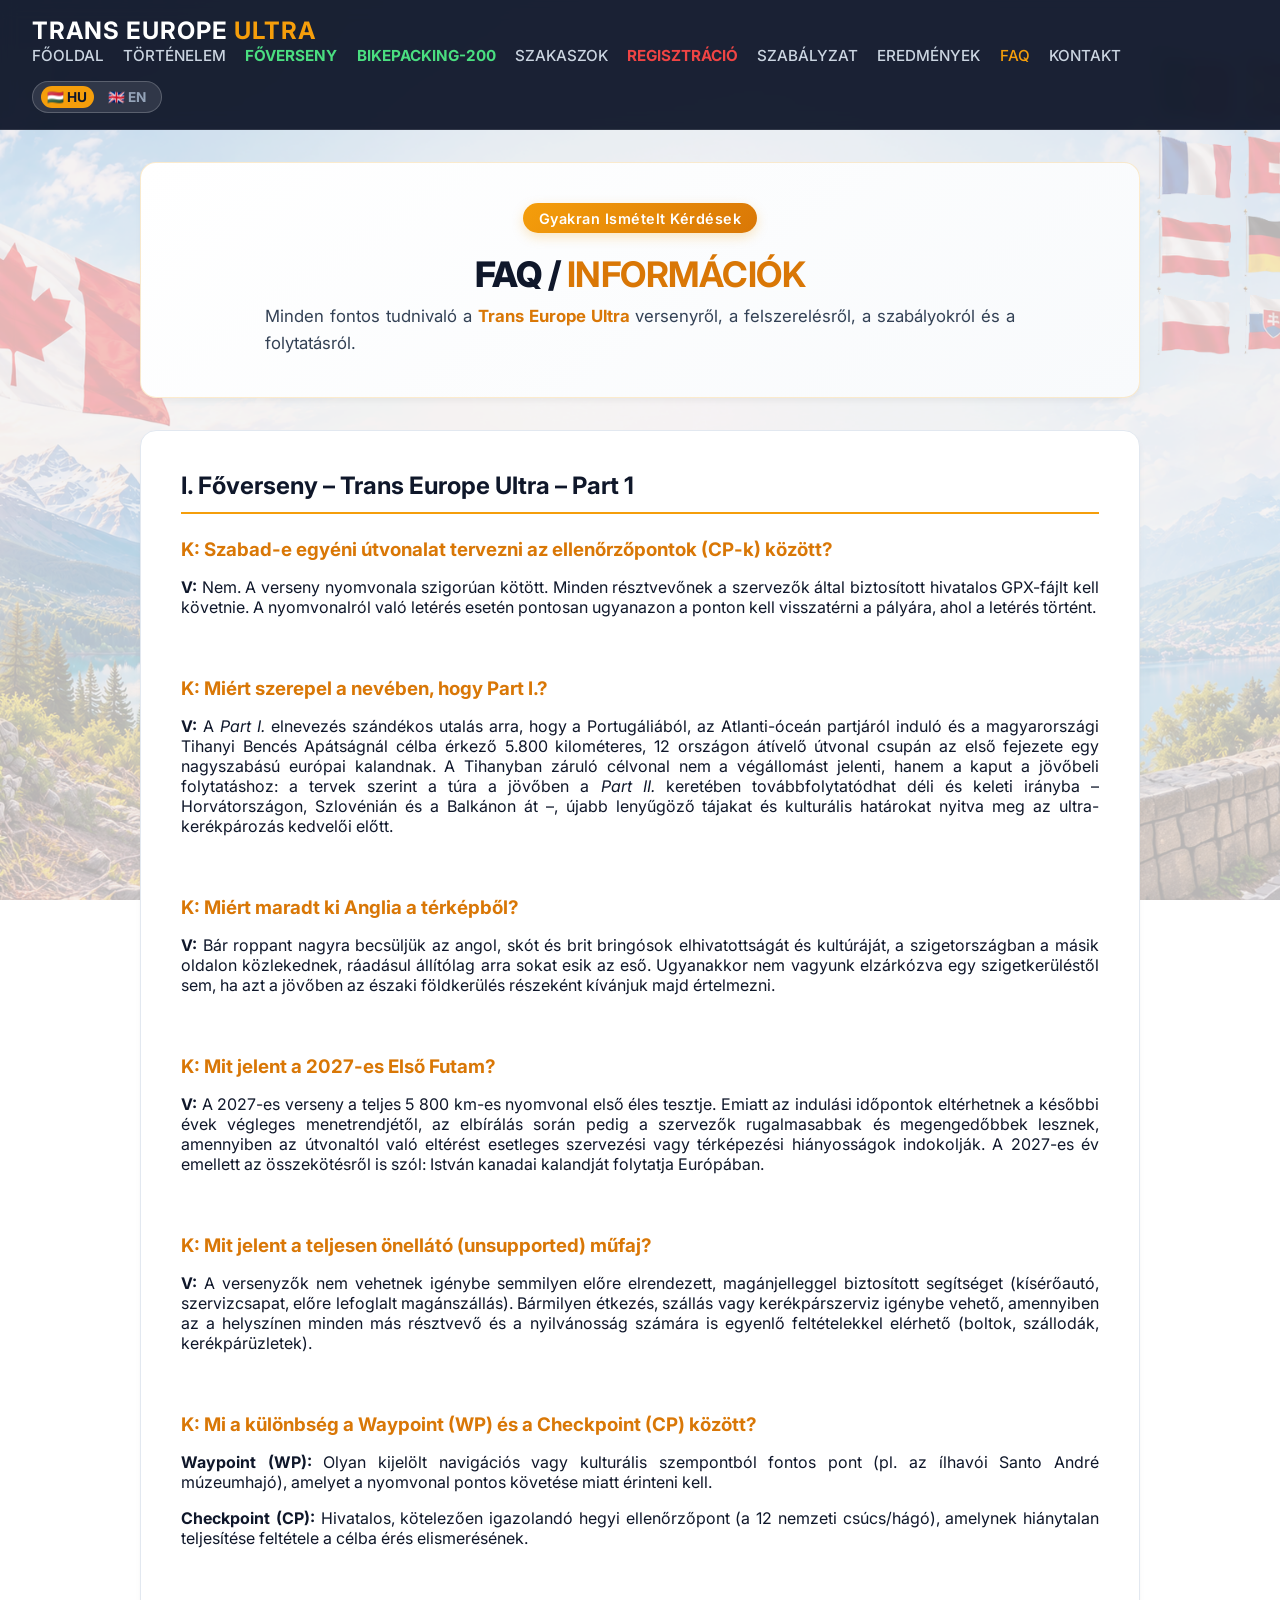
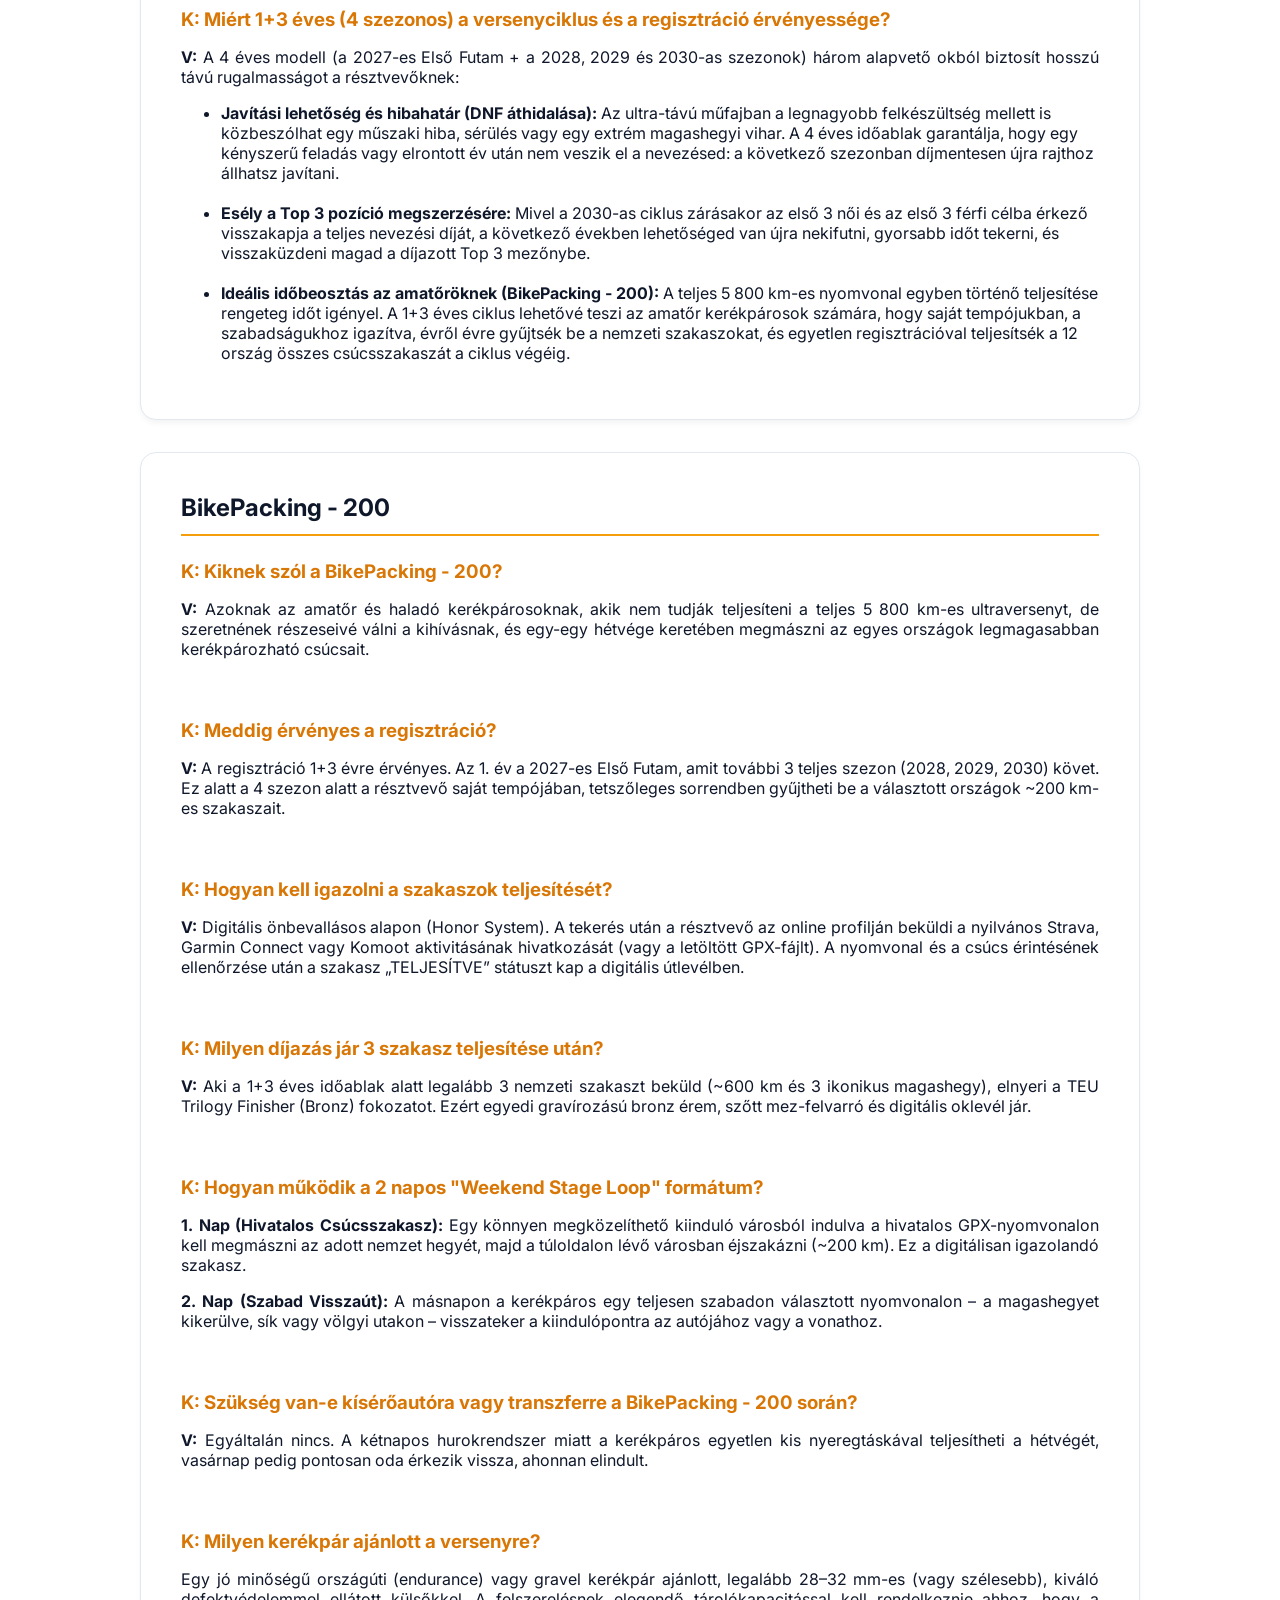
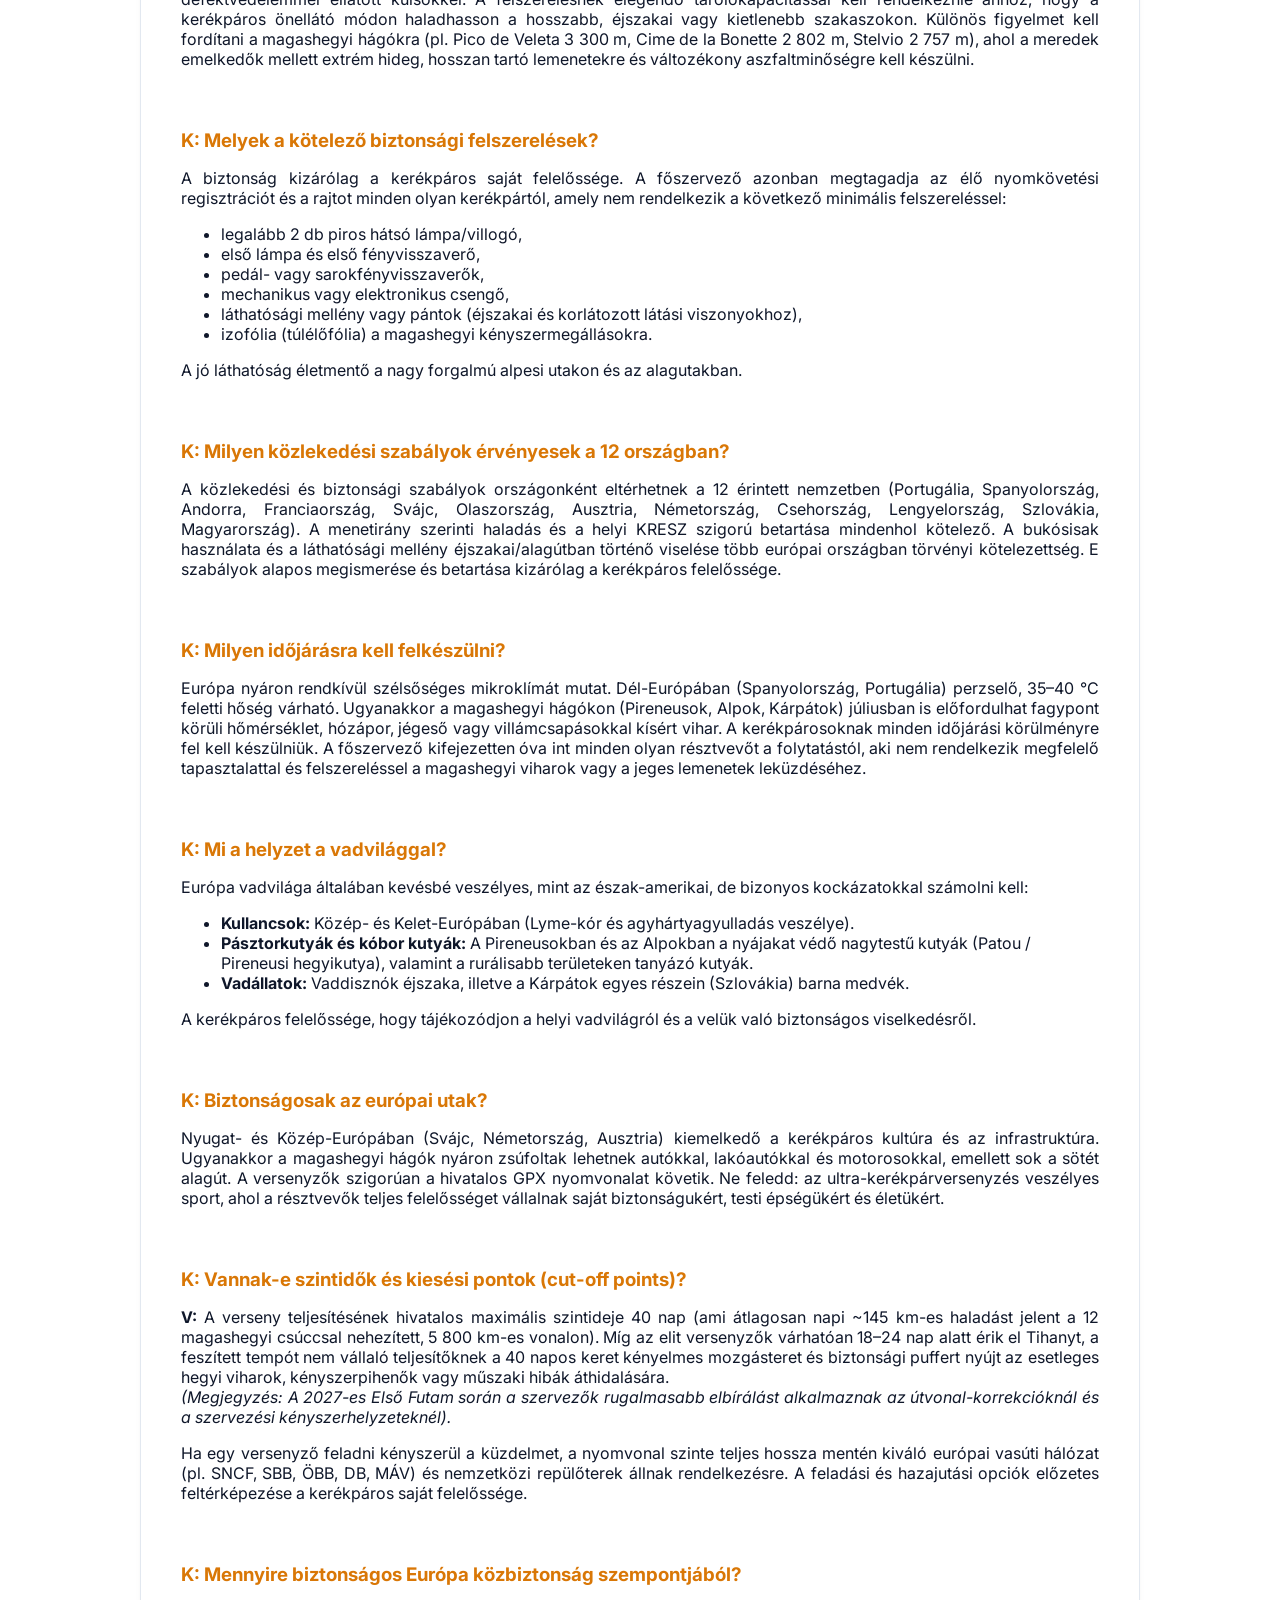
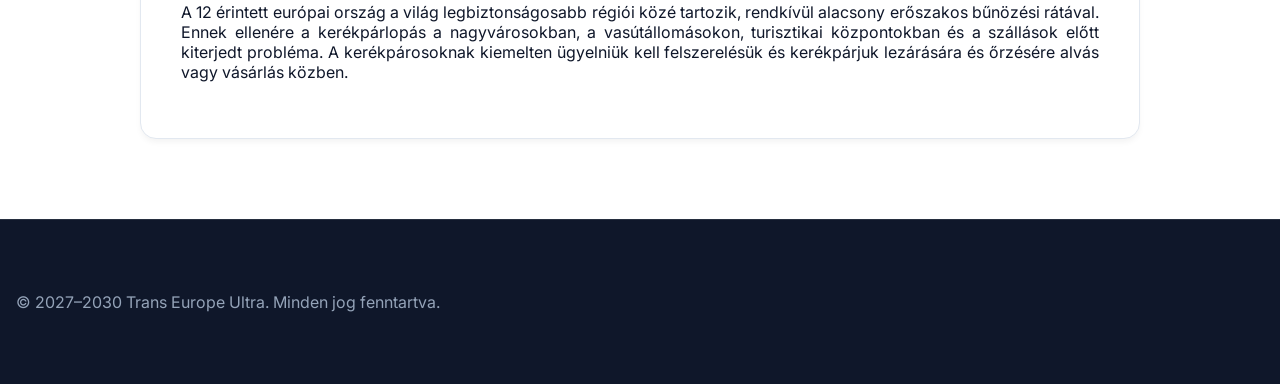
<file: faq.html>
<!DOCTYPE html>
<html lang="hu">
<head>
  <meta charset="UTF-8">
  <meta name="viewport" content="width=device-width, initial-scale=1.0">
  <title>Trans Europe Ultra - FAQ</title>
  <!-- Modern Google Fonts: Inter -->
  <link rel="preconnect" href="https://fonts.googleapis.com">
  <link rel="preconnect" href="https://fonts.gstatic.com" crossorigin>
  <link href="https://fonts.googleapis.com/css2?family=Inter:wght@300;400;500;600;700;800&display=swap" rel="stylesheet">
  
  <link rel="stylesheet" href="style.css">
  <style>
    body {
      font-family: 'Inter', sans-serif;
      text-align: left;
    }

    /* Alapértelmezett sorkizárás a bekezdésekre */
    p, .card p {
      text-align: justify;
      text-justify: inter-word;
    }

    /* Reszponzív navigáció */
    @media (max-width: 968px) {
      nav {
        flex-direction: column;
        gap: 1rem;
      }
      .nav-links {
        display: flex;
        flex-wrap: wrap;
        justify-content: center;
        gap: 0.5rem 1rem;
        padding: 0;
      }
    }

    .lang-switcher {
      display: flex;
      gap: 0.5rem;
      align-items: center;
      background: rgba(255, 255, 255, 0.1);
      padding: 0.25rem 0.5rem;
      border-radius: 20px;
      border: 1px solid rgba(255, 255, 255, 0.2);
    }
    .lang-switcher a {
      color: #94a3b8;
      text-decoration: none;
      font-size: 0.85rem;
      font-weight: bold;
      padding: 0.2rem 0.4rem;
      border-radius: 50px;
      transition: all 0.2s;
    }
    .lang-switcher a.active, .lang-switcher a:hover {
      background: #f59e0b;
      color: #0f172a;
    }

    .nav-links a.highlight-green {
      color: #4ade80 !important;
      font-weight: bold;
    }
    .nav-links a.highlight-green:hover {
      color: #86efac !important;
    }

    /* Pirosas kiemelés a regisztráció gombhoz */
    .nav-links a.highlight-red {
      color: #ef4444 !important;
      font-weight: bold;
    }
    .nav-links a.highlight-red:hover {
      color: #f87171 !important;
    }

    .hero-card {
      background: linear-gradient(145deg, #ffffff, #f8fafc);
      border: 1px solid rgba(245, 158, 11, 0.2);
      border-radius: 16px;
      padding: 2.5rem 2rem;
      text-align: center;
      margin-bottom: 2rem;
      box-shadow: 0 4px 6px -1px rgba(0, 0, 0, 0.05);
    }
    .hero-badge {
      display: inline-block;
      background: linear-gradient(135deg, #f59e0b, #d97706);
      color: #ffffff;
      padding: 0.4rem 1rem;
      border-radius: 50px;
      font-weight: 600;
      font-size: 0.9rem;
      letter-spacing: 0.5px;
      box-shadow: 0 4px 12px rgba(245, 158, 11, 0.25);
      margin-bottom: 0.75rem;
    }

    /* Sárga kiemelések a szövegekben */
    .yellow-highlight {
      color: #d97706;
      font-weight: 700;
    }

    .card {
      background: #ffffff;
      border-radius: 16px;
      padding: 2.5rem;
      margin-bottom: 2rem;
      border: 1px solid #e2e8f0;
      box-shadow: 0 4px 6px -1px rgba(0, 0, 0, 0.05);
    }

    .card h2 {
      color: #0f172a;
      border-bottom: 2px solid #f59e0b;
      padding-bottom: 0.75rem;
      margin-top: 0;
      margin-bottom: 1.5rem;
    }

    .card h3 {
      color: #1e293b;
      margin-top: 1.5rem;
      margin-bottom: 0.5rem;
    }

    /* Kérdések sárga kiemelése */
    .faq-question {
      color: #d97706 !important;
    }

    footer {
      padding: 3.5rem 1rem;
      margin-top: 5rem;
      background-color: #0f172a;
      color: #94a3b8;
      text-align: center;
      border-top: 1px solid rgba(255, 255, 255, 0.1);
    }
  </style>
</head>
<body>

  <header>
    <nav style="display: flex; justify-content: space-between; align-items: center; flex-wrap: wrap;">
      <a href="index.html" class="logo">TRANS EUROPE <span>ULTRA</span></a>
      
      <div style="display: flex; align-items: center; flex-wrap: wrap; gap: 1rem;">
        <ul class="nav-links" style="list-style: none; display: flex; gap: 1.2rem; align-items: center; margin: 0;">
          <li><a href="index.html">FŐOLDAL</a></li>
          <li><a href="tortenelem.html">TÖRTÉNELEM</a></li>
          <li><a href="foverseny.html" class="highlight-green">FŐVERSENY</a></li>
          <li><a href="bikepacking-200.html" class="highlight-green">BIKEPACKING-200</a></li>
          <li><a href="szakaszok.html">SZAKASZOK</a></li>
          <li><a href="regisztracio.html" class="highlight-red">REGISZTRÁCIÓ</a></li>
          <li><a href="szabalyzat.html">SZABÁLYZAT</a></li>
          <li><a href="eredmenyek.html">EREDMÉNYEK</a></li>
          <li><a href="faq.html" class="active">FAQ</a></li>
          <li><a href="kontakt.html">KONTAKT</a></li>
        </ul>

        <!-- NYELVÁLASZTÓ GOMB -->
        <div class="lang-switcher">
          <a href="#" class="active" title="Magyar">🇭🇺 HU</a>
          <a href="#" title="English">🇬🇧 EN</a>
        </div>
      </div>
    </nav>
  </header>

  <div class="container" style="max-width: 1000px; margin: 2rem auto; padding: 0 1rem;">
    <section class="hero-card">
      <span class="hero-badge">Gyakran Ismételt Kérdések</span>
      <h1 style="font-size: 2.2rem; font-weight: 800; letter-spacing: -0.5px; margin: 0.5rem 0; color: #0f172a;">FAQ / <span class="yellow-highlight">INFORMÁCIÓK</span></h1>
      <p style="font-size: 1.05rem; color: #334155; max-width: 750px; margin: 0 auto; line-height: 1.6;">
        Minden fontos tudnivaló a <span class="yellow-highlight">Trans Europe Ultra</span> versenyről, a felszerelésről, a szabályokról és a folytatásról.
      </p>
    </section>

    <!-- FŐVERSENY SZEKCIÓ -->
    <div class="card">
      <h2>I. Főverseny – Trans Europe Ultra – Part 1</h2>
      
      <h3 class="faq-question">K: Szabad-e egyéni útvonalat tervezni az ellenőrzőpontok (CP-k) között?</h3>
      <p><strong>V:</strong> Nem. A verseny nyomvonala szigorúan kötött. Minden résztvevőnek a szervezők által biztosított hivatalos GPX-fájlt kell követnie. A nyomvonalról való letérés esetén pontosan ugyanazon a ponton kell visszatérni a pályára, ahol a letérés történt.</p>

      <br>
      <h3 class="faq-question">K: Miért szerepel a nevében, hogy Part I.?</h3>
      <p><strong>V:</strong> A <em>Part I.</em> elnevezés szándékos utalás arra, hogy a Portugáliából, az Atlanti-óceán partjáról induló és a magyarországi Tihanyi Bencés Apátságnál célba érkező 5.800 kilométeres, 12 országon átívelő útvonal csupán az első fejezete egy nagyszabású európai kalandnak. A Tihanyban záruló célvonal nem a végállomást jelenti, hanem a kaput a jövőbeli folytatáshoz: a tervek szerint a túra a jövőben a <em>Part II.</em> keretében továbbfolytatódhat déli és keleti irányba – Horvátországon, Szlovénián és a Balkánon át –, újabb lenyűgöző tájakat és kulturális határokat nyitva meg az ultra-kerékpározás kedvelői előtt.</p>

      <br>
      <h3 class="faq-question">K: Miért maradt ki Anglia a térképből?</h3>
      <p><strong>V:</strong> Bár roppant nagyra becsüljük az angol, skót és brit bringósok elhivatottságát és kultúráját, a szigetországban a másik oldalon közlekednek, ráadásul állítólag arra sokat esik az eső. Ugyanakkor nem vagyunk elzárkózva egy szigetkerüléstől sem, ha azt a jövőben az északi földkerülés részeként kívánjuk majd értelmezni.</p>

      <br>
      <h3 class="faq-question">K: Mit jelent a 2027-es Első Futam?</h3>
      <p><strong>V:</strong> A 2027-es verseny a teljes 5 800 km-es nyomvonal első éles tesztje. Emiatt az indulási időpontok eltérhetnek a későbbi évek végleges menetrendjétől, az elbírálás során pedig a szervezők rugalmasabbak és megengedőbbek lesznek, amennyiben az útvonaltól való eltérést esetleges szervezési vagy térképezési hiányosságok indokolják. A 2027-es év emellett az összekötésről is szól: István kanadai kalandját folytatja Európában.</p>

      <br>
      <h3 class="faq-question">K: Mit jelent a teljesen önellátó (unsupported) műfaj?</h3>
      <p><strong>V:</strong> A versenyzők nem vehetnek igénybe semmilyen előre elrendezett, magánjelleggel biztosított segítséget (kísérőautó, szervizcsapat, előre lefoglalt magánszállás). Bármilyen étkezés, szállás vagy kerékpárszerviz igénybe vehető, amennyiben az a helyszínen minden más résztvevő és a nyilvánosság számára is egyenlő feltételekkel elérhető (boltok, szállodák, kerékpárüzletek).</p>

      <br>
      <h3 class="faq-question">K: Mi a különbség a Waypoint (WP) és a Checkpoint (CP) között?</h3>
      <p><strong>Waypoint (WP):</strong> Olyan kijelölt navigációs vagy kulturális szempontból fontos pont (pl. az ílhavói Santo André múzeumhajó), amelyet a nyomvonal pontos követése miatt érinteni kell.</p>
      <p><strong>Checkpoint (CP):</strong> Hivatalos, kötelezően igazolandó hegyi ellenőrzőpont (a 12 nemzeti csúcs/hágó), amelynek hiánytalan teljesítése feltétele a célba érés elismerésének.</p>

      <br>
      <h3 class="faq-question">K: Miért 1+3 éves (4 szezonos) a versenyciklus és a regisztráció érvényessége?</h3>
      <p><strong>V:</strong> A 4 éves modell (a 2027-es Első Futam + a 2028, 2029 és 2030-as szezonok) három alapvető okból biztosít hosszú távú rugalmasságot a résztvevőknek:</p>
      <ul>
        <li>
          <strong>Javítási lehetőség és hibahatár (DNF áthidalása):</strong> Az ultra-távú műfajban a legnagyobb felkészültség mellett is közbeszólhat egy műszaki hiba, sérülés vagy egy extrém magashegyi vihar. A 4 éves időablak garantálja, hogy egy kényszerű feladás vagy elrontott év után nem veszik el a nevezésed: a következő szezonban díjmentesen újra rajthoz állhatsz javítani.
        </li>

        <br>

        <li>
          <strong>Esély a Top 3 pozíció megszerzésére:</strong> Mivel a 2030-as ciklus zárásakor az első 3 női és az első 3 férfi célba érkező visszakapja a teljes nevezési díját, a következő években lehetőséged van újra nekifutni, gyorsabb időt tekerni, és visszaküzdeni magad a díjazott Top 3 mezőnybe.
        </li>

        <br>

        <li>
          <strong>Ideális időbeosztás az amatőröknek (BikePacking - 200):</strong> A teljes 5 800 km-es nyomvonal egyben történő teljesítése rengeteg időt igényel. A 1+3 éves ciklus lehetővé teszi az amatőr kerékpárosok számára, hogy saját tempójukban, a szabadságukhoz igazítva, évről évre gyűjtsék be a nemzeti szakaszokat, és egyetlen regisztrációval teljesítsék a 12 ország összes csúcsszakaszát a ciklus végéig.
        </li>
      </ul>
    </div>

    <!-- BIKEPACKING - 200 SZEKCIÓ -->
    <div class="card">
      <h2>BikePacking - 200</h2>
      
      <h3 class="faq-question">K: Kiknek szól a BikePacking - 200?</h3>
      <p><strong>V:</strong> Azoknak az amatőr és haladó kerékpárosoknak, akik nem tudják teljesíteni a teljes 5 800 km-es ultraversenyt, de szeretnének részeseivé válni a kihívásnak, és egy-egy hétvége keretében megmászni az egyes országok legmagasabban kerékpározható csúcsait.</p>

      <br>
      <h3 class="faq-question">K: Meddig érvényes a regisztráció?</h3>
      <p><strong>V:</strong> A regisztráció 1+3 évre érvényes. Az 1. év a 2027-es Első Futam, amit további 3 teljes szezon (2028, 2029, 2030) követ. Ez alatt a 4 szezon alatt a résztvevő saját tempójában, tetszőleges sorrendben gyűjtheti be a választott országok ~200 km-es szakaszait.</p>

      <br>
      <h3 class="faq-question">K: Hogyan kell igazolni a szakaszok teljesítését?</h3>
      <p><strong>V:</strong> Digitális önbevallásos alapon (Honor System). A tekerés után a résztvevő az online profilján beküldi a nyilvános Strava, Garmin Connect vagy Komoot aktivitásának hivatkozását (vagy a letöltött GPX-fájlt). A nyomvonal és a csúcs érintésének ellenőrzése után a szakasz „TELJESÍTVE” státuszt kap a digitális útlevélben.</p>

      <br>
      <h3 class="faq-question">K: Milyen díjazás jár 3 szakasz teljesítése után?</h3>
      <p><strong>V:</strong> Aki a 1+3 éves időablak alatt legalább 3 nemzeti szakaszt beküld (~600 km és 3 ikonikus magashegy), elnyeri a TEU Trilogy Finisher (Bronz) fokozatot. Ezért egyedi gravírozású bronz érem, szőtt mez-felvarró és digitális oklevél jár.</p>

      <br>
      <h3 class="faq-question">K: Hogyan működik a 2 napos "Weekend Stage Loop" formátum?</h3>
      <p><strong>1. Nap (Hivatalos Csúcsszakasz):</strong> Egy könnyen megközelíthető kiinduló városból indulva a hivatalos GPX-nyomvonalon kell megmászni az adott nemzet hegyét, majd a túloldalon lévő városban éjszakázni (~200 km). Ez a digitálisan igazolandó szakasz.</p>
      <p><strong>2. Nap (Szabad Visszaút):</strong> A másnapon a kerékpáros egy teljesen szabadon választott nyomvonalon – a magashegyet kikerülve, sík vagy völgyi utakon – visszateker a kiindulópontra az autójához vagy a vonathoz.</p>

      <br>
      <h3 class="faq-question">K: Szükség van-e kísérőautóra vagy transzferre a BikePacking - 200 során?</h3>
      <p><strong>V:</strong> Egyáltalán nincs. A kétnapos hurokrendszer miatt a kerékpáros egyetlen kis nyeregtáskával teljesítheti a hétvégét, vasárnap pedig pontosan oda érkezik vissza, ahonnan elindult.</p>

      <br>
      <h3 class="faq-question">K: Milyen kerékpár ajánlott a versenyre?</h3>
      <p>Egy jó minőségű országúti (endurance) vagy gravel kerékpár ajánlott, legalább 28–32 mm-es (vagy szélesebb), kiváló defektvédelemmel ellátott külsőkkel. A felszerelésnek elegendő tárolókapacitással kell rendelkeznie ahhoz, hogy a kerékpáros önellátó módon haladhasson a hosszabb, éjszakai vagy kietlenebb szakaszokon. Különös figyelmet kell fordítani a magashegyi hágókra (pl. Pico de Veleta 3 300 m, Cime de la Bonette 2 802 m, Stelvio 2 757 m), ahol a meredek emelkedők mellett extrém hideg, hosszan tartó lemenetekre és változékony aszfaltminőségre kell készülni.</p>

      <br>
      <h3 class="faq-question">K: Melyek a kötelező biztonsági felszerelések?</h3>
      <p>A biztonság kizárólag a kerékpáros saját felelőssége. A főszervező azonban megtagadja az élő nyomkövetési regisztrációt és a rajtot minden olyan kerékpártól, amely nem rendelkezik a következő minimális felszereléssel:</p>
      <ul>
        <li>legalább 2 db piros hátsó lámpa/villogó,</li>
        <li>első lámpa és első fényvisszaverő,</li>
        <li>pedál- vagy sarokfényvisszaverők,</li>
        <li>mechanikus vagy elektronikus csengő,</li>
        <li>láthatósági mellény vagy pántok (éjszakai és korlátozott látási viszonyokhoz),</li>
        <li>izofólia (túlélőfólia) a magashegyi kényszermegállásokra.</li>
      </ul>
      <p>A jó láthatóság életmentő a nagy forgalmú alpesi utakon és az alagutakban.</p>

      <br>
      <h3 class="faq-question">K: Milyen közlekedési szabályok érvényesek a 12 országban?</h3>
      <p>A közlekedési és biztonsági szabályok országonként eltérhetnek a 12 érintett nemzetben (Portugália, Spanyolország, Andorra, Franciaország, Svájc, Olaszország, Ausztria, Németország, Csehország, Lengyelország, Szlovákia, Magyarország). A menetirány szerinti haladás és a helyi KRESZ szigorú betartása mindenhol kötelező. A bukósisak használata és a láthatósági mellény éjszakai/alagútban történő viselése több európai országban törvényi kötelezettség. E szabályok alapos megismerése és betartása kizárólag a kerékpáros felelőssége.</p>

      <br>
      <h3 class="faq-question">K: Milyen időjárásra kell felkészülni?</h3>
      <p>Európa nyáron rendkívül szélsőséges mikroklímát mutat. Dél-Európában (Spanyolország, Portugália) perzselő, 35–40 °C feletti hőség várható. Ugyanakkor a magashegyi hágókon (Pireneusok, Alpok, Kárpátok) júliusban is előfordulhat fagypont körüli hőmérséklet, hózápor, jégeső vagy villámcsapásokkal kísért vihar. A kerékpárosoknak minden időjárási körülményre fel kell készülniük. A főszervező kifejezetten óva int minden olyan résztvevőt a folytatástól, aki nem rendelkezik megfelelő tapasztalattal és felszereléssel a magashegyi viharok vagy a jeges lemenetek leküzdéséhez.</p>

      <br>
      <h3 class="faq-question">K: Mi a helyzet a vadvilággal?</h3>
      <p>Európa vadvilága általában kevésbé veszélyes, mint az észak-amerikai, de bizonyos kockázatokkal számolni kell:</p>
      <ul>
        <li><strong>Kullancsok:</strong> Közép- és Kelet-Európában (Lyme-kór és agyhártyagyulladás veszélye).</li>
        <li><strong>Pásztorkutyák és kóbor kutyák:</strong> A Pireneusokban és az Alpokban a nyájakat védő nagytestű kutyák (Patou / Pireneusi hegyikutya), valamint a rurálisabb területeken tanyázó kutyák.</li>
        <li><strong>Vadállatok:</strong> Vaddisznók éjszaka, illetve a Kárpátok egyes részein (Szlovákia) barna medvék.</li>
      </ul>
      <p>A kerékpáros felelőssége, hogy tájékozódjon a helyi vadvilágról és a velük való biztonságos viselkedésről.</p>

      <br>
      <h3 class="faq-question">K: Biztonságosak az európai utak?</h3>
      <p>Nyugat- és Közép-Európában (Svájc, Németország, Ausztria) kiemelkedő a kerékpáros kultúra és az infrastruktúra. Ugyanakkor a magashegyi hágók nyáron zsúfoltak lehetnek autókkal, lakóautókkal és motorosokkal, emellett sok a sötét alagút. A versenyzők szigorúan a hivatalos GPX nyomvonalat követik. Ne feledd: az ultra-kerékpárversenyzés veszélyes sport, ahol a résztvevők teljes felelősséget vállalnak saját biztonságukért, testi épségükért és életükért.</p>

      <br>
      <h3 class="faq-question">K: Vannak-e szintidők és kiesési pontok (cut-off points)?</h3>
      <p><strong>V:</strong> A verseny teljesítésének hivatalos maximális szintideje 40 nap (ami átlagosan napi ~145 km-es haladást jelent a 12 magashegyi csúccsal nehezített, 5 800 km-es vonalon). Míg az elit versenyzők várhatóan 18–24 nap alatt érik el Tihanyt, a feszített tempót nem vállaló teljesítőknek a 40 napos keret kényelmes mozgásteret és biztonsági puffert nyújt az esetleges hegyi viharok, kényszerpihenők vagy műszaki hibák áthidalására.<br><em>(Megjegyzés: A 2027-es Első Futam során a szervezők rugalmasabb elbírálást alkalmaznak az útvonal-korrekcióknál és a szervezési kényszerhelyzeteknél).</em></p>
      <p>Ha egy versenyző feladni kényszerül a küzdelmet, a nyomvonal szinte teljes hossza mentén kiváló európai vasúti hálózat (pl. SNCF, SBB, ÖBB, DB, MÁV) és nemzetközi repülőterek állnak rendelkezésre. A feladási és hazajutási opciók előzetes feltérképezése a kerékpáros saját felelőssége.</p>

      <br>
      <h3 class="faq-question">K: Mennyire biztonságos Európa közbiztonság szempontjából?</h3>
      <p>A 12 érintett európai ország a világ legbiztonságosabb régiói közé tartozik, rendkívül alacsony erőszakos bűnözési rátával. Ennek ellenére a kerékpárlopás a nagyvárosokban, a vasútállomásokon, turisztikai központokban és a szállások előtt kiterjedt probléma. A kerékpárosoknak kiemelten ügyelniük kell felszerelésük és kerékpárjuk lezárására és őrzésére alvás vagy vásárlás közben.</p>
    </div>
  </div>

  <footer>
    <p>&copy; 2027–2030 Trans Europe Ultra. Minden jog fenntartva.</p>
  </footer>
</body>
</html>
</file>
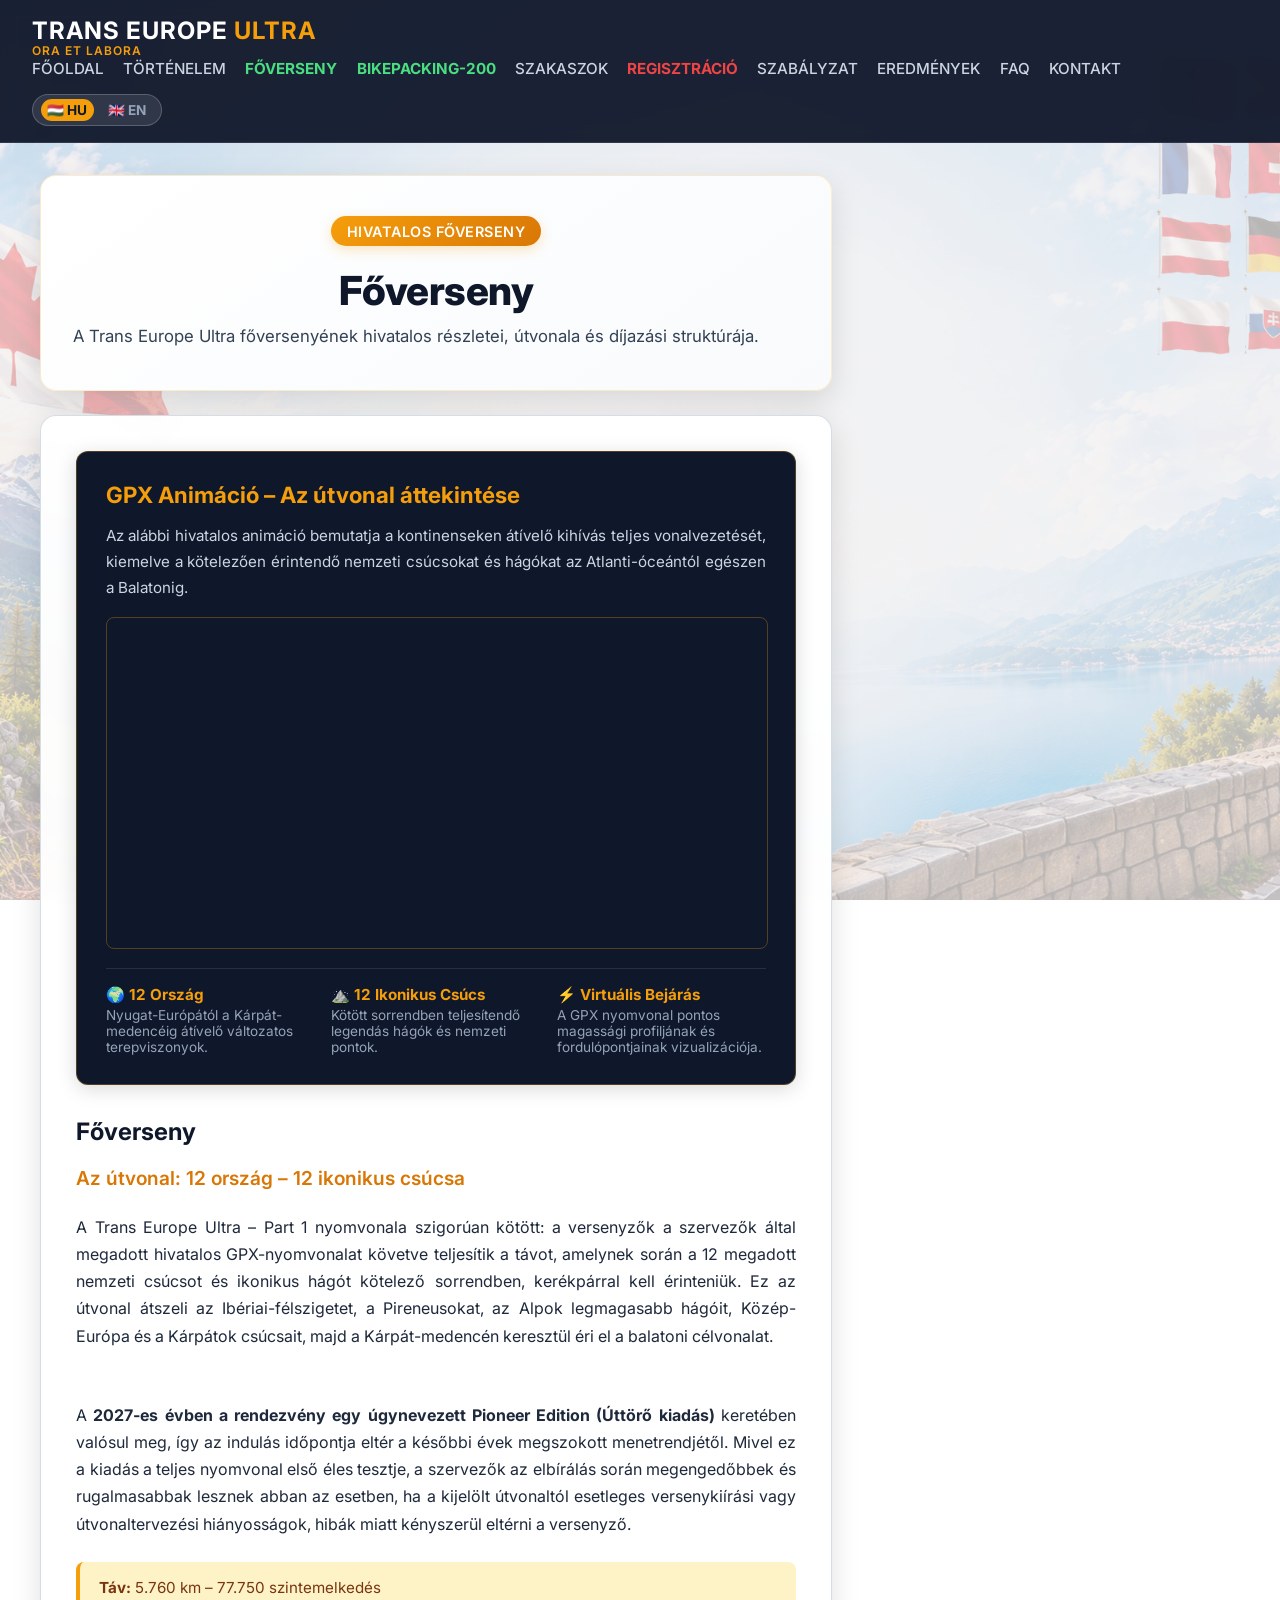
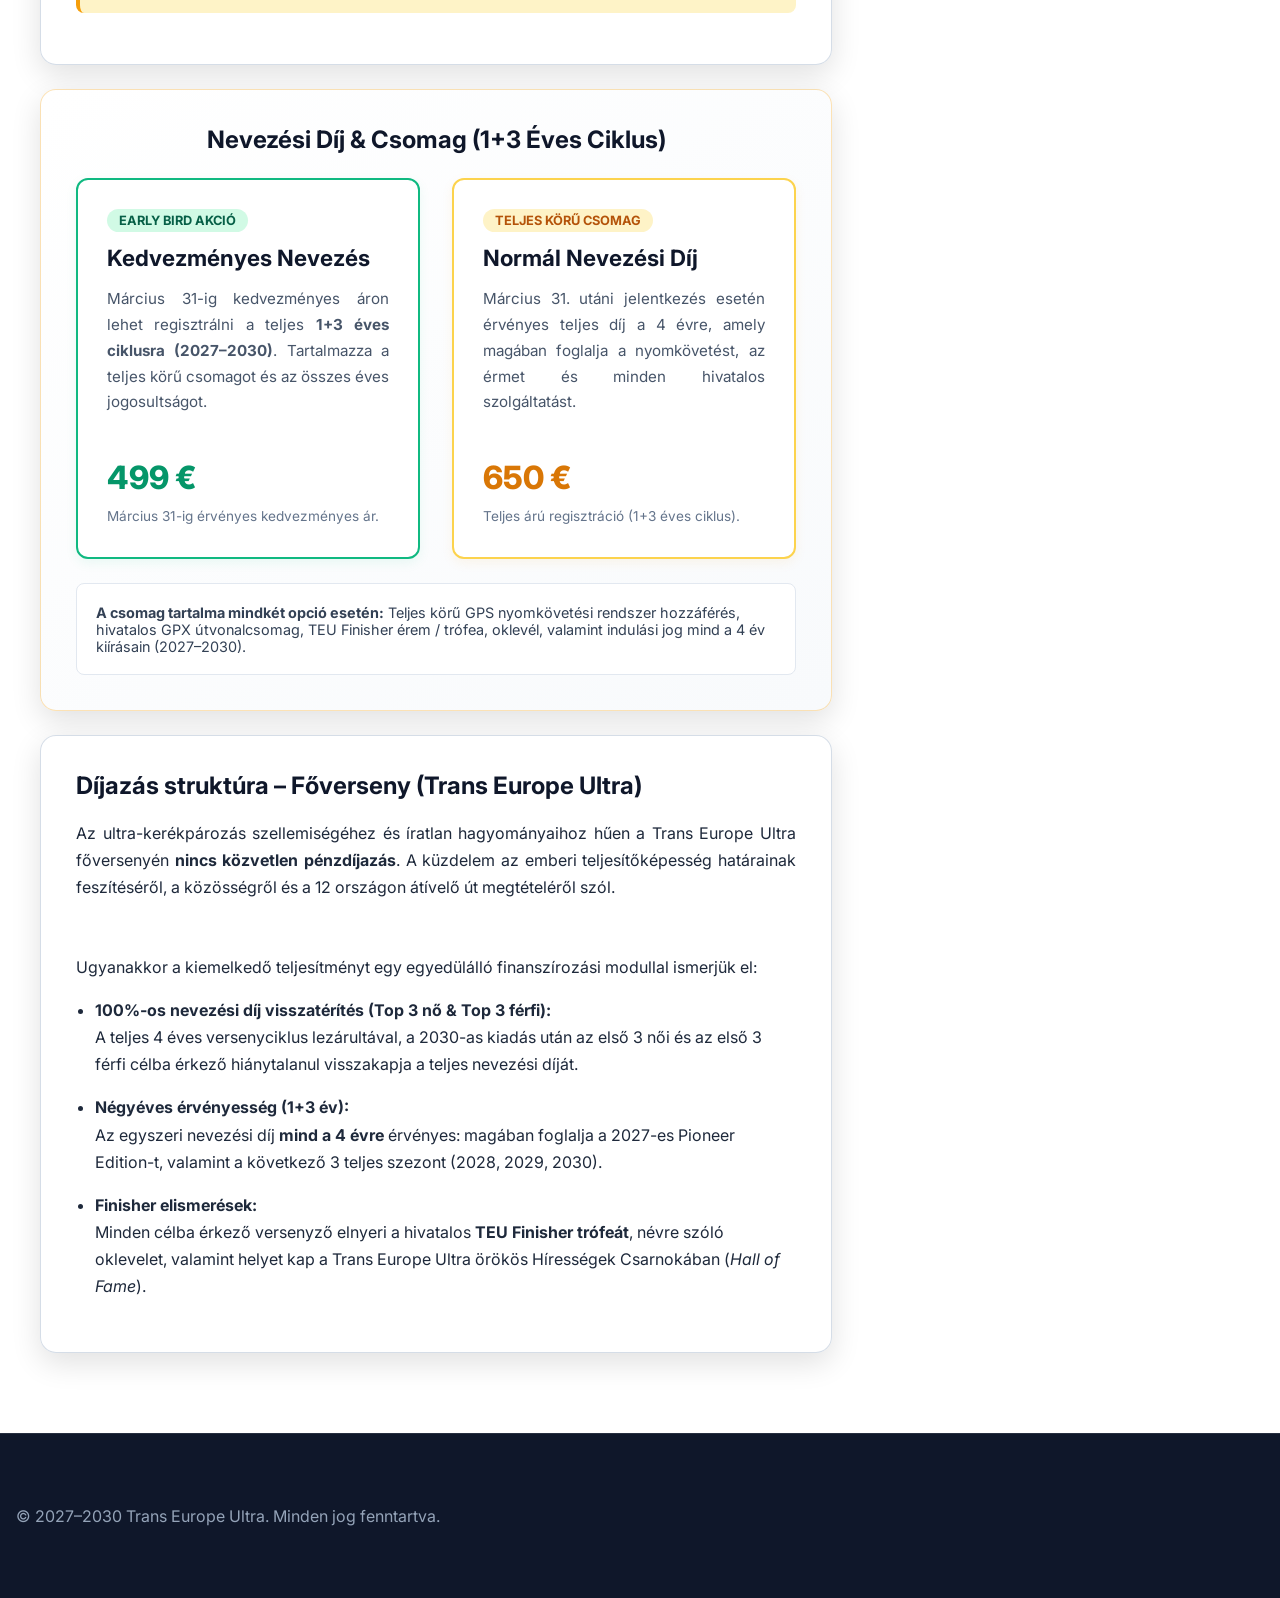
<file: foverseny.html>
<!DOCTYPE html>
<html lang="hu">
<head>
  <meta charset="UTF-8">
  <meta name="viewport" content="width=device-width, initial-scale=1.0">
  <title>Trans Europe Ultra - Főverseny</title>
  <!-- Modern Google Fonts: Inter -->
  <link rel="preconnect" href="https://fonts.googleapis.com">
  <link rel="preconnect" href="https://fonts.gstatic.com" crossorigin>
  <link href="https://fonts.googleapis.com/css2?family=Inter:wght@300;400;500;600;700;800&display=swap" rel="stylesheet">
  
  <link rel="stylesheet" href="style.css">
  <style>
    body {
      font-family: 'Inter', sans-serif;
      text-align: left;
    }

    /* Alapértelmezett sorkizárás a bekezdésekre */
    p, .bento-card p:not(.highlight-box) {
      text-align: justify;
      text-justify: inter-word;
    }

    @media (max-width: 968px) {
      nav {
        flex-direction: column;
        gap: 1rem;
      }
      .nav-links {
        display: flex;
        flex-wrap: wrap;
        justify-content: center;
        gap: 0.5rem 1rem;
        padding: 0;
      }
    }

    .lang-switcher {
      display: flex;
      gap: 0.5rem;
      align-items: center;
      background: rgba(255, 255, 255, 0.1);
      padding: 0.25rem 0.5rem;
      border-radius: 20px;
      border: 1px solid rgba(255, 255, 255, 0.2);
    }
    .lang-switcher a {
      color: #94a3b8;
      text-decoration: none;
      font-size: 0.85rem;
      font-weight: bold;
      padding: 0.2rem 0.4rem;
      border-radius: 50px;
      transition: all 0.2s;
    }
    .lang-switcher a.active, .lang-switcher a:hover {
      background: #f59e0b;
      color: #0f172a;
    }

    .nav-links a.highlight-green {
      color: #4ade80 !important;
      font-weight: bold;
    }
    .nav-links a.highlight-green:hover {
      color: #86efac !important;
    }

    /* Pirosas kiemelés a regisztráció gombhoz */
    .nav-links a.highlight-red {
      color: #ef4444 !important;
      font-weight: bold;
    }
    .nav-links a.highlight-red:hover {
      color: #f87171 !important;
    }

    .hero-card {
      background: linear-gradient(145deg, #ffffff, #f8fafc);
      border: 1px solid rgba(245, 158, 11, 0.2);
    }
    .hero-badge {
      display: inline-block;
      background: linear-gradient(135deg, #f59e0b, #d97706);
      color: #ffffff;
      padding: 0.4rem 1rem;
      border-radius: 50px;
      font-weight: 600;
      font-size: 0.9rem;
      letter-spacing: 0.5px;
      box-shadow: 0 4px 12px rgba(245, 158, 11, 0.25);
      margin-bottom: 0.75rem;
    }

    /* Kiemelt dobozok stílusa */
    .info-highlight-box {
      background: #fef3c7;
      border-left: 4px solid #f59e0b;
      padding: 1rem 1.2rem;
      margin: 1rem 0;
      border-radius: 8px;
      font-size: 0.95rem;
      color: #78350f;
    }

    /* Gazdagított GPX Videó doboz felülre */
    .gpx-video-card {
      background: #0f172a;
      border-radius: 12px;
      padding: 1.8rem;
      color: #ffffff;
      box-shadow: 0 4px 20px rgba(0,0,0,0.15);
      border: 1px solid rgba(245, 158, 11, 0.3);
      margin-bottom: 2rem;
    }
    .gpx-video-card video {
      width: 100%;
      max-height: 450px;
      border-radius: 8px;
      border: 1px solid rgba(245, 158, 11, 0.3);
      margin: 1rem 0;
      object-fit: cover;
      display: block;
    }
    .gpx-features {
      display: grid;
      grid-template-columns: repeat(auto-fit, minmax(200px, 1fr));
      gap: 1rem;
      margin-top: 1.2rem;
      border-top: 1px solid rgba(255, 255, 255, 0.1);
      padding-top: 1rem;
    }
    .gpx-feature-item {
      font-size: 0.85rem;
      color: #94a3b8;
    }
    .gpx-feature-item strong {
      color: #f59e0b;
      display: block;
      font-size: 0.95rem;
      margin-bottom: 0.2rem;
    }

    /* Garantált kétoszlopos Flexbox elrendezés a díjakhoz */
    .pricing-flex-container {
      display: flex;
      gap: 2rem;
      width: 100%;
    }
    .pricing-column {
      flex: 1;
      display: flex;
      flex-direction: column;
      justify-content: space-between;
      background: #ffffff;
      border-radius: 12px;
      padding: 1.8rem;
    }
    @media (max-width: 768px) {
      .pricing-flex-container {
        flex-direction: column;
      }
    }

    footer {
      padding: 3.5rem 1rem;
      margin-top: 5rem;
      background-color: #0f172a;
      color: #94a3b8;
      text-align: center;
      border-top: 1px solid rgba(255, 255, 255, 0.1);
    }
  </style>
</head>
<body>

  <header>
    <nav style="display: flex; justify-content: space-between; align-items: center; flex-wrap: wrap;">
      <div style="display: flex; flex-direction: column;">
        <a href="index.html" class="logo">TRANS EUROPE <span>ULTRA</span></a>
        <span style="font-size: 0.75rem; color: #f59e0b; font-weight: 600; letter-spacing: 1px; margin-top: -2px;">ORA ET LABORA</span>
      </div>
      
      <div style="display: flex; align-items: center; flex-wrap: wrap; gap: 1rem;">
        <ul class="nav-links" style="list-style: none; display: flex; gap: 1.2rem; align-items: center; margin: 0;">
          <li><a href="index.html">FŐOLDAL</a></li>
          <li><a href="tortenelem.html">TÖRTÉNELEM</a></li>
          <li><a href="foverseny.html" class="highlight-green active">FŐVERSENY</a></li>
          <li><a href="bikepacking-200.html" class="highlight-green">BIKEPACKING-200</a></li>
          <li><a href="szakaszok.html">SZAKASZOK</a></li>
          <li><a href="regisztracio.html" class="highlight-red">REGISZTRÁCIÓ</a></li>
          <li><a href="szabalyzat.html">SZABÁLYZAT</a></li>
          <li><a href="eredmenyek.html">EREDMÉNYEK</a></li>
          <li><a href="faq.html">FAQ</a></li>
          <li><a href="kontakt.html">KONTAKT</a></li>
        </ul>

        <div class="lang-switcher">
          <a href="#" class="active" title="Magyar">🇭🇺 HU</a>
          <a href="#" title="English">🇬🇧 EN</a>
        </div>
      </div>
    </nav>
  </header>

  <!-- BENTO GRID KEZDETE -->
  <div class="bento-container">

    <!-- HERO / FŐ CÍM -->
    <div class="bento-card col-span-2 hero-card" style="text-align: center; padding: 2.5rem 2rem;">
      <span class="hero-badge">HIVATALOS FŐVERSENY</span>
      <h1 style="font-size: 2.5rem; font-weight: 800; letter-spacing: -0.5px; margin: 0.5rem 0; color: #0f172a;">Főverseny</h1>
      <p style="font-size: 1.05rem; color: #334155; max-width: 750px; margin: 0 auto; text-align: justify; line-height: 1.6;">
        A Trans Europe Ultra főversenyének hivatalos részletei, útvonala és díjazási struktúrája.
      </p>
    </div>

    <!-- 1. FŐVERSENY SZEKCIÓ -->
    <div class="bento-card col-span-2">
      
      <!-- Gazdagított, nagy méretű GPX Videó doboz felül -->
      <div class="gpx-video-card">
        <h3 style="color: #f59e0b; margin-top: 0; margin-bottom: 0.3rem; font-size: 1.4rem;">GPX Animáció – Az útvonal áttekintése</h3>
        <p style="color: #cbd5e1; font-size: 0.95rem; margin-bottom: 0; text-align: justify;">
          Az alábbi hivatalos animáció bemutatja a kontinenseken átívelő kihívás teljes vonalvezetését, kiemelve a kötelezően érintendő nemzeti csúcsokat és hágókat az Atlanti-óceántól egészen a Balatonig.
        </p>
        
        <video autoplay loop muted playsinline>
          <source src="GPX-Animation.mp4" type="video/mp4">
          A böngésződ nem támogatja a videó lejátszását.
        </video>

        <div class="gpx-features">
          <div class="gpx-feature-item">
            <strong>🌍 12 Ország</strong>
            Nyugat-Európától a Kárpát-medencéig átívelő változatos terepviszonyok.
          </div>
          <div class="gpx-feature-item">
            <strong>⛰️ 12 Ikonikus Csúcs</strong>
            Kötött sorrendben teljesítendő legendás hágók és nemzeti pontok.
          </div>
          <div class="gpx-feature-item">
            <strong>⚡ Virtuális Bejárás</strong>
            A GPX nyomvonal pontos magassági profiljának és fordulópontjainak vizualizációja.
          </div>
        </div>
      </div>

      <h2 style="color: #0f172a; font-weight: 700; margin-top: 0;">Főverseny</h2>
      <h3 style="color: #d97706; font-weight: 600; margin-bottom: 1.5rem; font-size: 1.2rem;">Az útvonal: 12 ország – 12 ikonikus csúcsa</h3>
      
      <p>A Trans Europe Ultra – Part 1 nyomvonala szigorúan kötött: a versenyzők a szervezők által megadott hivatalos GPX-nyomvonalat követve teljesítik a távot, amelynek során a 12 megadott nemzeti csúcsot és ikonikus hágót kötelező sorrendben, kerékpárral kell érinteniük. Ez az útvonal átszeli az Ibériai-félszigetet, a Pireneusokat, az Alpok legmagasabb hágóit, Közép-Európa és a Kárpátok csúcsait, majd a Kárpát-medencén keresztül éri el a balatoni célvonalat.</p>
      <br>
      <p>A <strong>2027-es évben a rendezvény egy úgynevezett Pioneer Edition (Úttörő kiadás)</strong> keretében valósul meg, így az indulás időpontja eltér a későbbi évek megszokott menetrendjétől. Mivel ez a kiadás a teljes nyomvonal első éles tesztje, a szervezők az elbírálás során megengedőbbek és rugalmasabbak lesznek abban az esetben, ha a kijelölt útvonaltól esetleges versenykiírási vagy útvonaltervezési hiányosságok, hibák miatt kényszerül eltérni a versenyző.</p>
      
      <div class="info-highlight-box" style="margin-top: 1.5rem;">
        <strong>Táv:</strong> 5.760 km – 77.750 szintemelkedés
      </div>
    </div>

    <!-- 3. NEVEZÉSI DÍJ (Kétoszlopos elrendezés: Early Bird & Teljes árú csomag) -->
    <div class="bento-card col-span-2" style="background: linear-gradient(145deg, #ffffff, #f8fafc); border: 1px solid rgba(245, 158, 11, 0.3);">
      <h2 style="color: #0f172a; font-weight: 700; margin-top: 0; margin-bottom: 1.5rem; text-align: center;">Nevezési Díj & Csomag (1+3 Éves Ciklus)</h2>
      
      <div class="pricing-flex-container">
        
        <!-- 1. Oszlop: Early Bird Kedvezmény -->
        <div class="pricing-column" style="border: 2px solid #10b981; box-shadow: 0 4px 12px rgba(16,185,129,0.08);">
          <div>
            <span style="display: inline-block; background: #d1fae5; color: #065f46; padding: 0.25rem 0.75rem; border-radius: 20px; font-size: 0.8rem; font-weight: 700; margin-bottom: 0.75rem;">EARLY BIRD AKCIÓ</span>
            <h3 style="color: #0f172a; font-size: 1.4rem; margin-top: 0; margin-bottom: 0.5rem;">Kedvezményes Nevezés</h3>
            <p style="font-size: 0.95rem; color: #475569; margin-bottom: 1.2rem; text-align: justify;">
              Március 31-ig kedvezményes áron lehet regisztrálni a teljes <strong>1+3 éves ciklusra (2027–2030)</strong>. Tartalmazza a teljes körű csomagot és az összes éves jogosultságot.
            </p>
          </div>
          <div style="margin-top: 1.5rem;">
            <div style="font-size: 2rem; font-weight: 800; color: #059669; margin-bottom: 0.5rem;">499 €</div>
            <p style="font-size: 0.85rem; color: #64748b; margin: 0;">Március 31-ig érvényes kedvezményes ár.</p>
          </div>
        </div>

        <!-- 2. Oszlop: Hivatalos / Teljes áru nevezés -->
        <div class="pricing-column" style="border: 2px solid #fcd34d; box-shadow: 0 4px 12px rgba(245,158,11,0.08);">
          <div>
            <span style="display: inline-block; background: #fef3c7; color: #b45309; padding: 0.25rem 0.75rem; border-radius: 20px; font-size: 0.8rem; font-weight: 700; margin-bottom: 0.75rem;">TELJES KÖRŰ CSOMAG</span>
            <h3 style="color: #0f172a; font-size: 1.4rem; margin-top: 0; margin-bottom: 0.5rem;">Normál Nevezési Díj</h3>
            <p style="font-size: 0.95rem; color: #475569; margin-bottom: 1.2rem; text-align: justify;">
              Március 31. utáni jelentkezés esetén érvényes teljes díj a 4 évre, amely magában foglalja a nyomkövetést, az érmet és minden hivatalos szolgáltatást.
            </p>
          </div>
          <div style="margin-top: 1.5rem;">
            <div style="font-size: 2rem; font-weight: 800; color: #d97706; margin-bottom: 0.5rem;">650 €</div>
            <p style="font-size: 0.85rem; color: #64748b; margin: 0;">Teljes árú regisztráció (1+3 éves ciklus).</p>
          </div>
        </div>

      </div>

      <!-- Kiegészítő részletek a csomag tartalmáról alatta -->
      <div style="margin-top: 1.5rem; background: #ffffff; border: 1px solid #e2e8f0; border-radius: 8px; padding: 1.2rem; font-size: 0.9rem; color: #334155;">
        <strong>A csomag tartalma mindkét opció esetén:</strong> Teljes körű GPS nyomkövetési rendszer hozzáférés, hivatalos GPX útvonalcsomag, TEU Finisher érem / trófea, oklevél, valamint indulási jog mind a 4 év kiírásain (2027–2030).
      </div>
    </div>

    <!-- 2. FŐVERSENY DÍJAZÁS SZEKCIÓ -->
    <div class="bento-card col-span-2">
      <h2 style="color: #0f172a; font-weight: 700; margin-top: 0;">Díjazás struktúra – Főverseny (Trans Europe Ultra)</h2>
      <p>Az ultra-kerékpározás szellemiségéhez és íratlan hagyományaihoz hűen a Trans Europe Ultra főversenyén <strong>nincs közvetlen pénzdíjazás</strong>. A küzdelem az emberi teljesítőképesség határainak feszítéséről, a közösségről és a 12 országon átívelő út megtételéről szól.</p>
      <br>
      <p>Ugyanakkor a kiemelkedő teljesítményt egy egyedülálló finanszírozási modullal ismerjük el:</p>
      <ul style="margin-top: 1rem; padding-left: 1.2rem; line-height: 1.7;">
        <li style="margin-bottom: 1rem;">
          <strong>100%-os nevezési díj visszatérítés (Top 3 nő & Top 3 férfi):</strong><br>
          A teljes 4 éves versenyciklus lezárultával, a 2030-as kiadás után az első 3 női és az első 3 férfi célba érkező hiánytalanul visszakapja a teljes nevezési díját.
        </li>
        <li style="margin-bottom: 1rem;">
          <strong>Négyéves érvényesség (1+3 év):</strong><br>
          Az egyszeri nevezési díj <strong>mind a 4 évre</strong> érvényes: magában foglalja a 2027-es Pioneer Edition-t, valamint a következő 3 teljes szezont (2028, 2029, 2030).
        </li>
        <li>
          <strong>Finisher elismerések:</strong><br>
          Minden célba érkező versenyző elnyeri a hivatalos <strong>TEU Finisher trófeát</strong>, névre szóló oklevelet, valamint helyet kap a Trans Europe Ultra örökös Hírességek Csarnokában (<em>Hall of Fame</em>).
        </li>
      </ul>
    </div>

  </div>
  <!-- BENTO GRID VÉGE -->

  <footer>
    <p>&copy; 2027–2030 Trans Europe Ultra. Minden jog fenntartva.</p>
  </footer>

</body>
</html>
</file>
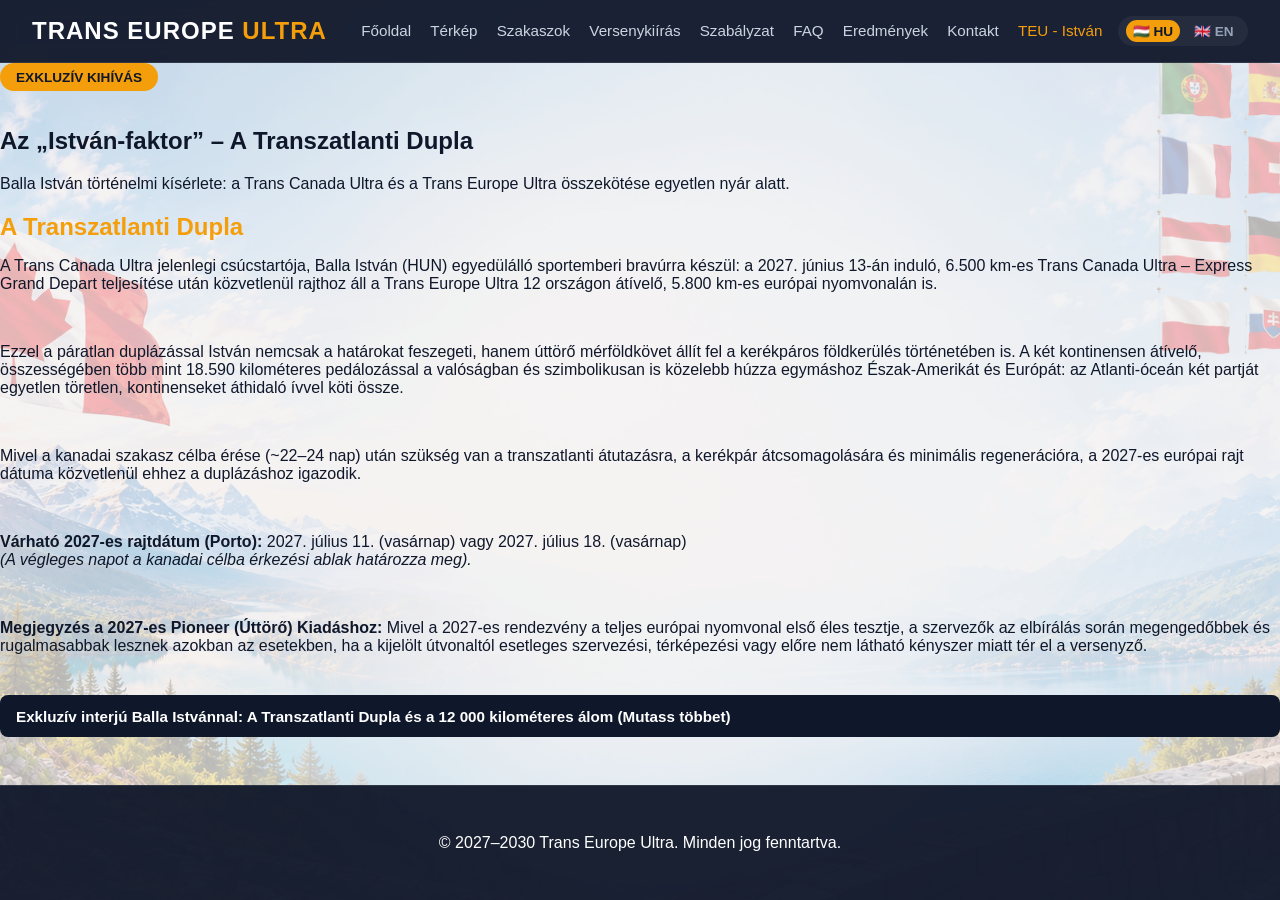
<file: istvan.html>
<!DOCTYPE html>
<html lang="hu">
<head>
  <meta charset="UTF-8">
  <meta name="viewport" content="width=device-width, initial-scale=1.0">
  <title>Trans Europe Ultra - TEU - István</title>
  <link rel="stylesheet" href="style.css">
  <style>
    /* Nyelválasztó stílus */
    .lang-switcher {
      display: flex;
      gap: 0.5rem;
      align-items: center;
      margin-left: 1rem;
      background: rgba(255, 255, 255, 0.05);
      padding: 0.25rem 0.5rem;
      border-radius: 20px;
      border: 1px solid var(--border-color);
    }
    .lang-switcher a {
      color: #94a3b8;
      text-decoration: none;
      font-size: 0.85rem;
      font-weight: bold;
      padding: 0.2rem 0.4rem;
      border-radius: 50px;
      transition: all 0.2s;
    }
    .lang-switcher a.active, .lang-switcher a:hover {
      background: #f59e0b;
      color: #0f172a;
    }
  </style>
</head>
<body>

  <header>
    <nav style="display: flex; justify-content: space-between; align-items: center; flex-wrap: wrap;">
      <a href="index.html" class="logo">TRANS EUROPE <span>ULTRA</span></a>
      
      <div style="display: flex; align-items: center; flex-wrap: wrap;">
        <ul class="nav-links">
          <li><a href="index.html">Főoldal</a></li>
          <li><a href="terkep.html">Térkép</a></li>
          <li><a href="szakaszok.html">Szakaszok</a></li>
          <li><a href="versenykiiras.html">Versenykiírás</a></li>
          <li><a href="szabalyzat.html">Szabályzat</a></li>
          <li><a href="faq.html">FAQ</a></li>
          <li><a href="eredmenyek.html">Eredmények</a></li>
          <li><a href="kontakt.html">Kontakt</a></li>
          <li><a href="istvan.html" class="active">TEU - István</a></li>
        </ul>

        <!-- NYELVÁLASZTÓ GOMB -->
        <div class="lang-switcher">
          <a href="#" class="active" title="Magyar">🇭🇺 HU</a>
          <a href="#" title="English">🇬🇧 EN</a>
        </div>
      </div>
    </nav>
  </header>

  <div class="container">
    <section class="hero">
      <span class="badge">Exkluzív kihívás</span>
      <h1>Az „István-faktor” – A Transzatlanti Dupla</h1>
      <p>Balla István történelmi kísérlete: a Trans Canada Ultra és a Trans Europe Ultra összekötése egyetlen nyár alatt.</p>
    </section>

    <!-- FŐ SZEKCIÓ -->
    <div class="card">
      <h2 style="color: #f59e0b; margin-bottom: 0.5rem;">A Transzatlanti Dupla</h2>
      <p>A Trans Canada Ultra jelenlegi csúcstartója, Balla István (HUN) egyedülálló sportemberi bravúrra készül: a 2027. június 13-án induló, 6.500 km-es Trans Canada Ultra – Express Grand Depart teljesítése után közvetlenül rajthoz áll a Trans Europe Ultra 12 országon átívelő, 5.800 km-es európai nyomvonalán is.</p>
      <br>
      <p>Ezzel a páratlan duplázással István nemcsak a határokat feszegeti, hanem úttörő mérföldkövet állít fel a kerékpáros földkerülés történetében is. A két kontinensen átívelő, összességében több mint 18.590 kilométeres pedálozással a valóságban és szimbolikusan is közelebb húzza egymáshoz Észak-Amerikát és Európát: az Atlanti-óceán két partját egyetlen töretlen, kontinenseket áthidaló ívvel köti össze.</p>
      <br>
      <p>Mivel a kanadai szakasz célba érése (~22–24 nap) után szükség van a transzatlanti átutazásra, a kerékpár átcsomagolására és minimális regenerációra, a 2027-es európai rajt dátuma közvetlenül ehhez a duplázáshoz igazodik.</p>
      <br>
      <p><strong>Várható 2027-es rajtdátum (Porto):</strong> 2027. július 11. (vasárnap) vagy 2027. július 18. (vasárnap)<br><em>(A végleges napot a kanadai célba érkezési ablak határozza meg).</em></p>
      <br>
      <p><strong>Megjegyzés a 2027-es Pioneer (Úttörő) Kiadáshoz:</strong> Mivel a 2027-es rendezvény a teljes európai nyomvonal első éles tesztje, a szervezők az elbírálás során megengedőbbek és rugalmasabbak lesznek azokban az esetekben, ha a kijelölt útvonaltól esetleges szervezési, térképezési vagy előre nem látható kényszer miatt tér el a versenyző.</p>

      <button class="accordion-btn" style="margin-top: 1.5rem;">Exkluzív interjú Balla Istvánnal: A Transzatlanti Dupla és a 12 000 kilométeres álom (Mutass többet)</button>
      <div class="panel" style="margin-top: 1rem;">
        <p><em>A Trans Canada Ultra csúcstartója, Balla István 2027-ben olyasmire készül, amire az ultra-kerékpározás történetében még nem volt példa: az észak-amerikai kontinens átszelése (6.500 km) után alig egy héttel rajthoz áll a Trans Europe Ultra (5.800 km) portói rajtjánál is.</em></p>
        <br>
        <p><strong>Kérdés:</strong> István, a Trans Canada Ultra 6.500 kilométeres nyers vadonja után sokan hónapokig látni sem bírnának egy kerékpárnyerget. Neked mi az első emléked, ami eszedbe jut Kanada kapcsán?</p>
        <p><strong>Balla István:</strong> Kanada megtanít tisztelni a dimenziókat. Amikor napokig tekersz úgy a sziklás-hegységi hágókon vagy a préri nyílt egyenesein, hogy órákig nem találkozol emberrel, teljesen lecsupaszodik az elméid. Ott nincs helye a mellébeszélésnek. A hideg eső, a elhaladó teherautók szélárnyéka és az éjszakai sötétség mind arra kényszerítenek, hogy jelen légy. Kanada megtanított arra, hogy az igazi állóképesség nem a lábakban lakik, hanem a fejben: abban a képességben, hogy elfogadod a kényelmetlenséget és folyamatosan haladsz előre, akármilyen lassan is.</p>
        <br>
        <p><strong>Kérdés:</strong> Honnan jött az ötlet, hogy a 2027-es kanadai rajt után közvetlenül Portóba repülj, és teljesítsd a Trans Europe Ultra 12 országot érintő útvonalát is? Ez több mint 12.000 kilométer egyetlen nyár alatt.</p>
        <p><strong>Balla István:</strong> Amikor elérsz egy szintet az ultra-távokon, a számok kezdenek elveszíteni a jelentőségüket. Már nem az a kérdés, hogy meg tudsz-e tenni 5.000 kilométert, hanem az, hogy hol húzódnak az emberi teljesítőképesség és a mentális fókusz valódi határai.<br>A „Transzatlanti Dupla” gondolata akkor fogalmazódott meg bennem, amikor a térképre néztem: Észak-Amerika és Európa két külön világ, de a kerékpárpályán összeköthetők. A saját erőmből átszelni a kanadai vadont, majd átlépni az Atlanti-óceánt és az óceánparti Portóból eltekerni a Balaton-felvidékre, Tihanyba – ez nem csupán két verseny egymás után. Ez egyetlen összefüggő, kontinenseket áthidaló utazás. Úttörő kísérlet ez, amivel szeretném közelebb hozni egymáshoz a két világot.</p>
        <br>
        <p><strong>Kérdés:</strong> Logisztikailag és fizikailag ez egy kész őrületnek tűnik. Mindössze 7–10 napod lesz a kanadai célba érkezés, a repülés, a jetlag leküzdése és a portói rajt között. Hogyan lehet erre felkészülni?</p>
        <p><strong>Balla István:</strong> A fizikai felkészülést a kanadai rajtig kell elvégezni – ott már nem tudsz „ráedzeni” Európára. A két verseny közötti egy hét nem a formába hozásról, hanem a tiszta túlélésről és a logisztikai fegyelemről szól majd. Kerékpár átcsomagolása, alvás a repülőn, a táplálék- és folyadékraktárak maximális visszatöltése, és a szervezet átállítása a hatórás időeltolódásra.<br>A legnehezebb része nem az izomláz lesz, hanem az elme „újraindítása”. Amikor Kanadában célba érsz, a szervezeted természetes módon követeli a kikapcsolást. Nekem ott nem szabad leengednem: a fókuszot folyamatosan égve kell tartanom egészen Tihanyig.</p>
        <br>
        <p><strong>Kérdés:</strong> Mi az a belső hajtóerő, ami átsegít a legsötétebb holtpontokon, amikor éjjel 2-kor, fagypont közeli hidegben, a szakadó esőben kell megmásznod egy 2.800 méteres alpesi hágót?</p>
        <p><strong>Balla István:</strong> Nem a stopperóra hajt, és nem is az elismerés. Az ultra-kerékpározás számomra egyfajta mozgó meditáció. Amikor a végsőkig kimerülsz, megszűnik a zaj a fejedben. Nincsenek napi gondok, nincs jövő vagy múlt – csak a kövezett út a lámpád fénycsóvájában, a légzésed ritmusa és a következő pedálfordulat.<br>Ebben a csontig hatoló tisztaságban van valami felemelő. Amikor átvészelsz egy jeges éjszakai vihart a Bonette-en vagy a Stelviolon, és meglátod a napkeltét a hegygerinc mögött, olyan mély hálát érzel az élet iránt, amit a hétköznapokban ritkán tapasztal meg az ember. Ez az élmény az, amiért érdemes újra és újra felülni a nyeregbe.</p>
        <br>
        <p><strong>Kérdés:</strong> Mit üzensz azoknak a kerékpárosoknak, akik 2027-ben veled tartanak a Trans Europe Ultra Pioneer Kiadásán – akár a teljes távon, akár a TEU Challenge 200 szakaszain?</p>
        <p><strong>Balla István:</strong> Azt, hogy ne a teljes távolságtól ijedjenek meg. Egyikünk sem úgy indul el, hogy fejben egyben látja az 5.800 vagy a 200 kilométert. Minden nagy utazás egyetlen pedálfordulattal kezdődik.<br>A 2027-es Pioneer Kiadás nem a tökéletes számításokról, hanem a tiszta úttörő szellemről szól. Bárki, aki rajthoz áll – akár egyetlen nemzeti szakaszon a legmagasabb hegyért, akár a teljes európai nyomvonalon –, egy olyan közösség részévé válik, amely mer nagyot álmodni. Találkozzunk Portóban, és tekerjünk egy jót Tihanyig!</p>
      </div>
    </div>
  </div>

  <footer>
    <p>&copy; 2027–2030 Trans Europe Ultra. Minden jog fenntartva.</p>
  </footer>

  <script>
    var acc = document.getElementsByClassName("accordion-btn");
    for (var i = 0; i < acc.length; i++) {
      acc[i].addEventListener("click", function() {
        this.classList.toggle("active");
        var panel = this.nextElementSibling;
        if (panel.style.display === "block") {
          panel.style.display = "none";
        } else {
          panel.style.display = "block";
        }
      });
    }
  </script>
</body>
</html>
</file>
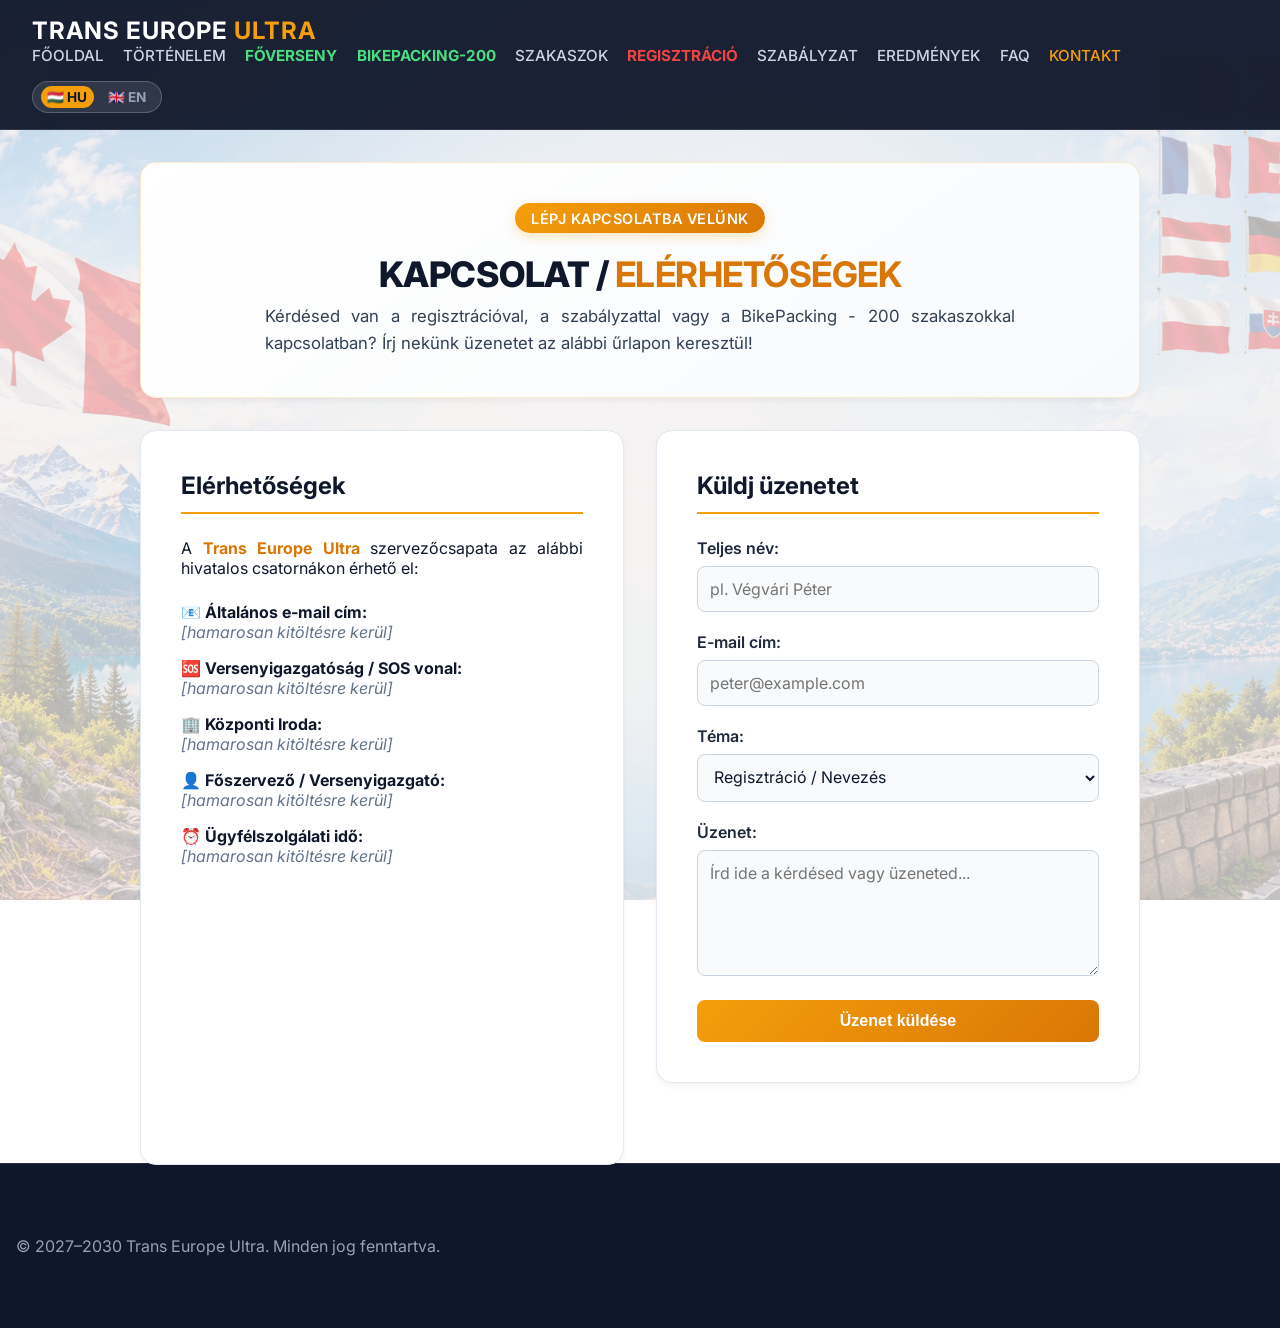
<file: kontakt.html>
<!DOCTYPE html>
<html lang="hu">
<head>
  <meta charset="UTF-8">
  <meta name="viewport" content="width=device-width, initial-scale=1.0">
  <title>Trans Europe Ultra - Kontakt</title>
  <!-- Modern Google Fonts: Inter -->
  <link rel="preconnect" href="https://fonts.googleapis.com">
  <link rel="preconnect" href="https://fonts.gstatic.com" crossorigin>
  <link href="https://fonts.googleapis.com/css2?family=Inter:wght@300;400;500;600;700;800&display=swap" rel="stylesheet">
  
  <link rel="stylesheet" href="style.css">
  <style>
    body {
      font-family: 'Inter', sans-serif;
      text-align: left;
    }

    /* Alapértelmezett sorkizárás a bekezdésekre */
    p, .card p {
      text-align: justify;
      text-justify: inter-word;
    }

    @media (max-width: 968px) {
      nav {
        flex-direction: column;
        gap: 1rem;
      }
      .nav-links {
        display: flex;
        flex-wrap: wrap;
        justify-content: center;
        gap: 0.5rem 1rem;
        padding: 0;
      }
    }

    .lang-switcher {
      display: flex;
      gap: 0.5rem;
      align-items: center;
      background: rgba(255, 255, 255, 0.1);
      padding: 0.25rem 0.5rem;
      border-radius: 20px;
      border: 1px solid rgba(255, 255, 255, 0.2);
    }
    .lang-switcher a {
      color: #94a3b8;
      text-decoration: none;
      font-size: 0.85rem;
      font-weight: bold;
      padding: 0.2rem 0.4rem;
      border-radius: 50px;
      transition: all 0.2s;
    }
    .lang-switcher a.active, .lang-switcher a:hover {
      background: #f59e0b;
      color: #0f172a;
    }

    .nav-links a.highlight-green {
      color: #4ade80 !important;
      font-weight: bold;
    }
    .nav-links a.highlight-green:hover {
      color: #86efac !important;
    }

    /* Pirosas kiemelés a regisztráció gombhoz */
    .nav-links a.highlight-red {
      color: #ef4444 !important;
      font-weight: bold;
    }
    .nav-links a.highlight-red:hover {
      color: #f87171 !important;
    }

    .hero-card {
      background: linear-gradient(145deg, #ffffff, #f8fafc);
      border: 1px solid rgba(245, 158, 11, 0.2);
      border-radius: 16px;
      padding: 2.5rem 2rem;
      text-align: center;
      margin-bottom: 2rem;
      box-shadow: 0 4px 6px -1px rgba(0, 0, 0, 0.05);
    }
    .hero-badge {
      display: inline-block;
      background: linear-gradient(135deg, #f59e0b, #d97706);
      color: #ffffff;
      padding: 0.4rem 1rem;
      border-radius: 50px;
      font-weight: 600;
      font-size: 0.9rem;
      letter-spacing: 0.5px;
      box-shadow: 0 4px 12px rgba(245, 158, 11, 0.25);
      margin-bottom: 0.75rem;
    }

    .yellow-highlight {
      color: #d97706;
      font-weight: 700;
    }

    .card {
      background: #ffffff;
      border-radius: 16px;
      padding: 2.5rem;
      margin-bottom: 2rem;
      border: 1px solid #e2e8f0;
      box-shadow: 0 4px 6px -1px rgba(0, 0, 0, 0.05);
    }

    .card h2 {
      color: #0f172a;
      border-bottom: 2px solid #f59e0b;
      padding-bottom: 0.75rem;
      margin-top: 0;
      margin-bottom: 1.5rem;
    }

    /* Form stílusok */
    .form-group {
      margin-bottom: 1.25rem;
    }
    .form-group label {
      display: block;
      font-weight: 600;
      color: #1e293b;
      margin-bottom: 0.5rem;
    }
    .form-group input, 
    .form-group textarea, 
    .form-group select {
      width: 100%;
      padding: 0.75rem;
      border: 1px solid #cbd5e1;
      border-radius: 8px;
      font-family: 'Inter', sans-serif;
      font-size: 1rem;
      color: #0f172a;
      background: #f8fafc;
      box-sizing: border-box;
      transition: border-color 0.2s;
    }
    .form-group input:focus, 
    .form-group textarea:focus, 
    .form-group select:focus {
      outline: none;
      border-color: #f59e0b;
      background: #ffffff;
    }
    .submit-btn {
      background: linear-gradient(135deg, #f59e0b, #d97706);
      color: #ffffff;
      font-weight: 700;
      padding: 0.75rem 1.5rem;
      border: none;
      border-radius: 8px;
      cursor: pointer;
      font-size: 1rem;
      transition: opacity 0.2s;
      width: 100%;
    }
    .submit-btn:hover {
      opacity: 0.9;
    }

    footer {
      padding: 3.5rem 1rem;
      margin-top: 5rem;
      background-color: #0f172a;
      color: #94a3b8;
      text-align: center;
      border-top: 1px solid rgba(255, 255, 255, 0.1);
    }
  </style>
</head>
<body>

  <header>
    <nav style="display: flex; justify-content: space-between; align-items: center; flex-wrap: wrap;">
      <a href="index.html" class="logo">TRANS EUROPE <span>ULTRA</span></a>
      
      <div style="display: flex; align-items: center; flex-wrap: wrap; gap: 1rem;">
        <ul class="nav-links" style="list-style: none; display: flex; gap: 1.2rem; align-items: center; margin: 0;">
          <li><a href="index.html">FŐOLDAL</a></li>
          <li><a href="tortenelem.html">TÖRTÉNELEM</a></li>
          <li><a href="foverseny.html" class="highlight-green">FŐVERSENY</a></li>
          <li><a href="bikepacking-200.html" class="highlight-green">BIKEPACKING-200</a></li>
          <li><a href="szakaszok.html">SZAKASZOK</a></li>
          <li><a href="regisztracio.html" class="highlight-red">REGISZTRÁCIÓ</a></li>
          <li><a href="szabalyzat.html">SZABÁLYZAT</a></li>
          <li><a href="eredmenyek.html">EREDMÉNYEK</a></li>
          <li><a href="faq.html">FAQ</a></li>
          <li><a href="kontakt.html" class="active">KONTAKT</a></li>
        </ul>

        <div class="lang-switcher">
          <a href="#" class="active" title="Magyar">🇭🇺 HU</a>
          <a href="#" title="English">🇬🇧 EN</a>
        </div>
      </div>
    </nav>
  </header>

  <div class="container" style="max-width: 1000px; margin: 2rem auto; padding: 0 1rem;">
    
    <!-- HERO SZEKCIÓ -->
    <section class="hero-card">
      <span class="hero-badge">LÉPJ KAPCSOLATBA VELÜNK</span>
      <h1 style="font-size: 2.2rem; font-weight: 800; letter-spacing: -0.5px; margin: 0.5rem 0; color: #0f172a;">KAPCSOLAT / <span class="yellow-highlight">ELÉRHETŐSÉGEK</span></h1>
      <p style="font-size: 1.05rem; color: #334155; max-width: 750px; margin: 0 auto; line-height: 1.6;">
        Kérdésed van a regisztrációval, a szabályzattal vagy a BikePacking - 200 szakaszokkal kapcsolatban? Írj nekünk üzenetet az alábbi űrlapon keresztül!
      </p>
    </section>

    <!-- KÉTOSZLOPOS ELRENDEZÉS (Grid) -->
    <div style="display: grid; grid-template-columns: 1fr 1fr; gap: 2rem; align-items: start;">
      
      <!-- BAL OLDAL: ELÉRHETŐSÉGEK (Üresen hagyva) -->
      <div class="card" style="margin-bottom: 0; height: 100%;">
        <h2>Elérhetőségek</h2>
        
        <p style="margin-bottom: 1.5rem;">
          A <span class="yellow-highlight">Trans Europe Ultra</span> szervezőcsapata az alábbi hivatalos csatornákon érhető el:
        </p>

        <p style="margin-bottom: 1rem;">
          <strong>📧 Általános e-mail cím:</strong><br>
          <span style="color: #64748b; font-style: italic;">[hamarosan kitöltésre kerül]</span>
        </p>

        <p style="margin-bottom: 1rem;">
          <strong>🆘 Versenyigazgatóság / SOS vonal:</strong><br>
          <span style="color: #64748b; font-style: italic;">[hamarosan kitöltésre kerül]</span>
        </p>

        <p style="margin-bottom: 1rem;">
          <strong>🏢 Központi Iroda:</strong><br>
          <span style="color: #64748b; font-style: italic;">[hamarosan kitöltésre kerül]</span>
        </p>

        <p style="margin-bottom: 1rem;">
          <strong>👤 Főszervező / Versenyigazgató:</strong><br>
          <span style="color: #64748b; font-style: italic;">[hamarosan kitöltésre kerül]</span>
        </p>

        <p style="margin-bottom: 0;">
          <strong>⏰ Ügyfélszolgálati idő:</strong><br>
          <span style="color: #64748b; font-style: italic;">[hamarosan kitöltésre kerül]</span>
        </p>
      </div>

      <!-- JOBB OLDAL: KAPCSOLATI ŰRLAP -->
      <div class="card" style="margin-bottom: 0;">
        <h2>Küldj üzenetet</h2>
        
        <form action="#" method="POST" onsubmit="event.preventDefault(); alert('Köszönjük üzeneted! Hamarosan válaszolunk.');">
          <div class="form-group">
            <label for="name">Teljes név:</label>
            <input type="text" id="name" name="name" placeholder="pl. Végvári Péter" required>
          </div>

          <div class="form-group">
            <label for="email">E-mail cím:</label>
            <input type="email" id="email" name="email" placeholder="peter@example.com" required>
          </div>

          <div class="form-group">
            <label for="subject">Téma:</label>
            <select id="subject" name="subject">
              <option value="regisztracio">Regisztráció / Nevezés</option>
              <option value="bikepacking">BikePacking - 200 kérdések</option>
              <option value="szabalyzat">Szabályzat / Útvonal</option>
              <option value="szponzoracio">Szponzoráció / Sajtó</option>
              <option value="egyeb">Egyéb téma</option>
            </select>
          </div>

          <div class="form-group">
            <label for="message">Üzenet:</label>
            <textarea id="message" name="message" rows="5" placeholder="Írd ide a kérdésed vagy üzeneted..." required></textarea>
          </div>

          <button type="submit" class="submit-btn">Üzenet küldése</button>
        </form>
      </div>

    </div>

  </div>

  <footer>
    <p>&copy; 2027–2030 Trans Europe Ultra. Minden jog fenntartva.</p>
  </footer>
</body>
</html>
</file>
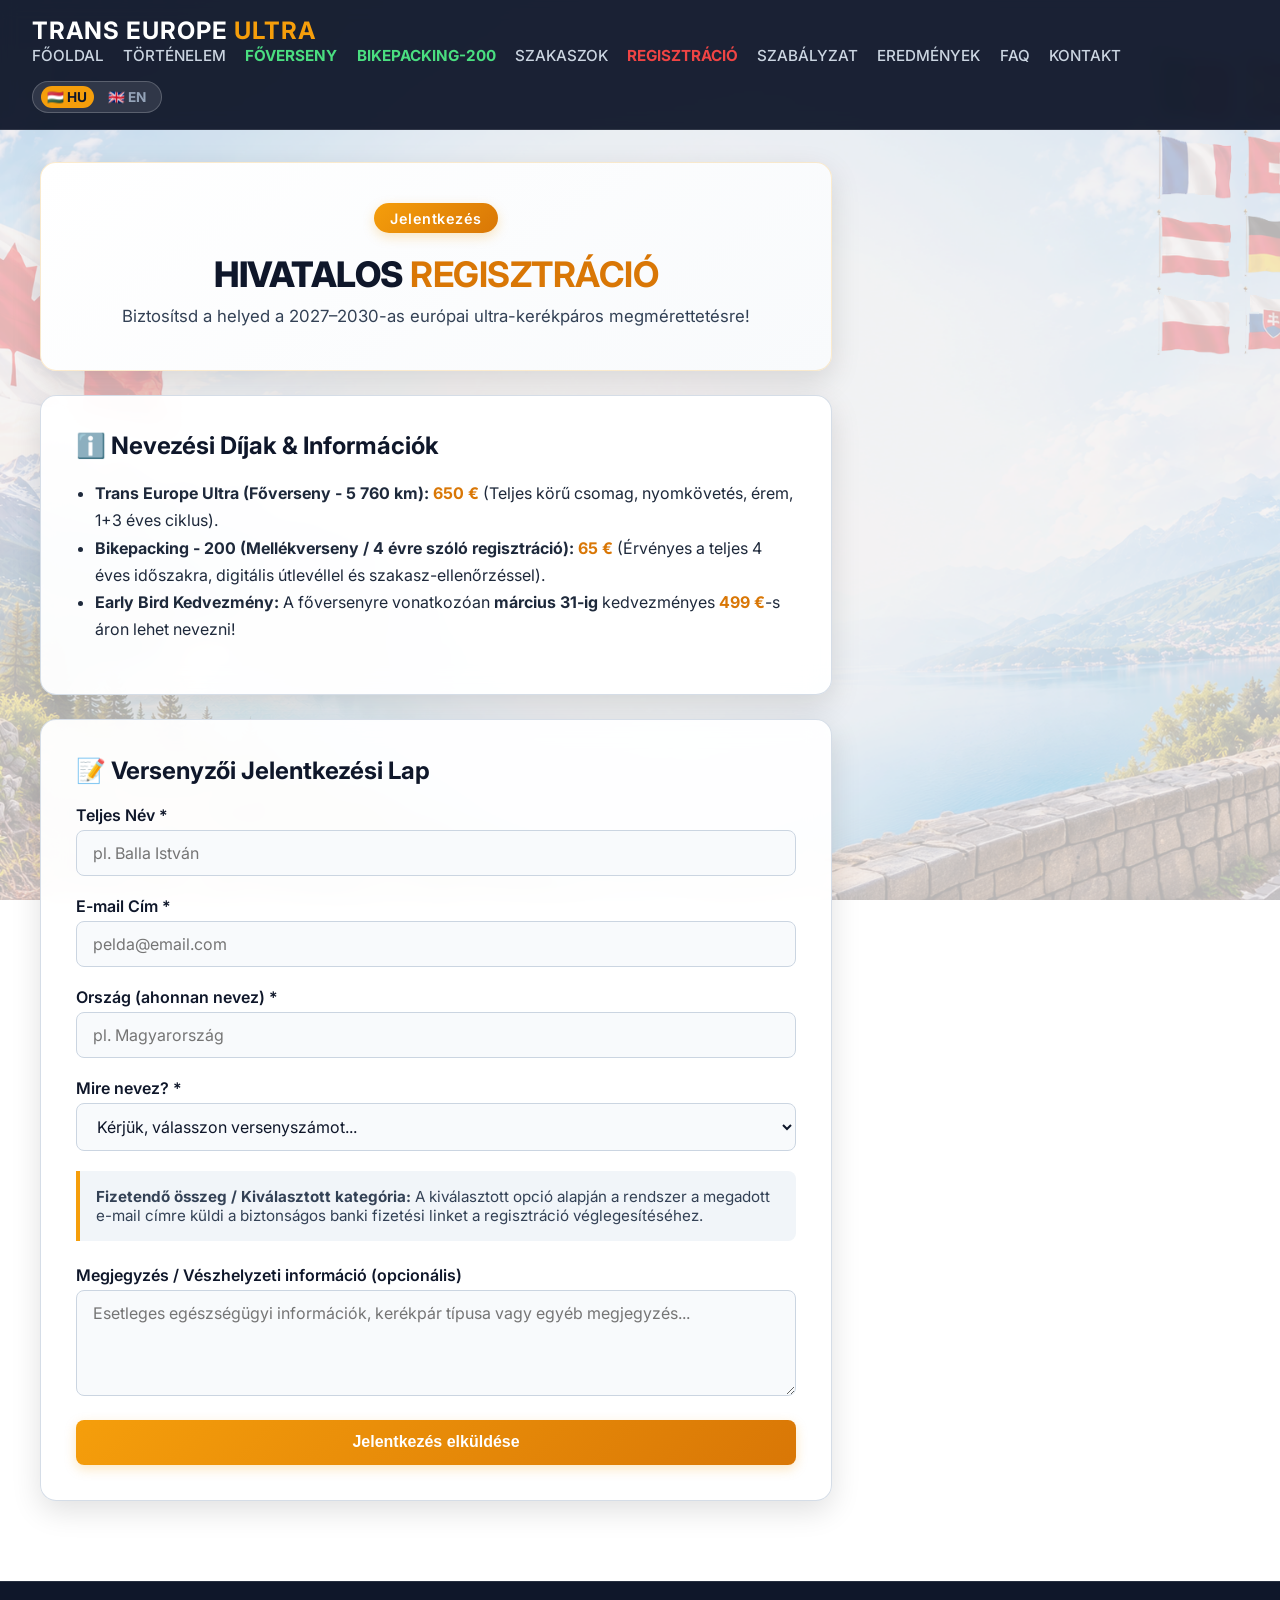
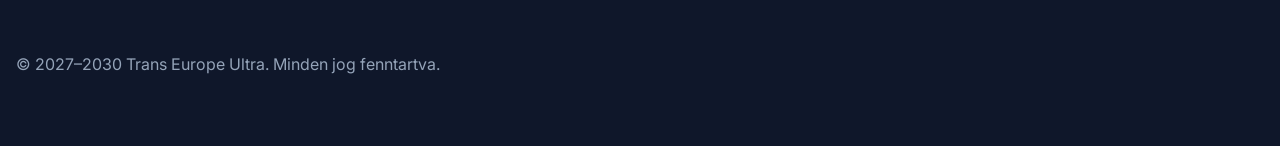
<file: regisztracio.html>
<!DOCTYPE html>
<html lang="hu">
<head>
  <meta charset="UTF-8">
  <meta name="viewport" content="width=device-width, initial-scale=1.0">
  <title>Trans Europe Ultra - Regisztráció</title>
  <!-- Modern Google Fonts: Inter -->
  <link rel="preconnect" href="https://fonts.googleapis.com">
  <link rel="preconnect" href="https://fonts.gstatic.com" crossorigin>
  <link href="https://fonts.googleapis.com/css2?family=Inter:wght@300;400;500;600;700;800&display=swap" rel="stylesheet">
  
  <link rel="stylesheet" href="style.css">
  <style>
    body {
      font-family: 'Inter', sans-serif;
      text-align: left;
    }

    /* Alapértelmezett sorkizárás a bekezdésekre */
    p, .bento-card p:not(.highlight-box) {
      text-align: justify;
      text-justify: inter-word;
    }

    /* Reszponzív navigáció */
    @media (max-width: 968px) {
      nav {
        flex-direction: column;
        gap: 1rem;
      }
      .nav-links {
        display: flex;
        flex-wrap: wrap;
        justify-content: center;
        gap: 0.5rem 1rem;
        padding: 0;
      }
    }

    .lang-switcher {
      display: flex;
      gap: 0.5rem;
      align-items: center;
      background: rgba(255, 255, 255, 0.1);
      padding: 0.25rem 0.5rem;
      border-radius: 20px;
      border: 1px solid rgba(255, 255, 255, 0.2);
    }
    .lang-switcher a {
      color: #94a3b8;
      text-decoration: none;
      font-size: 0.85rem;
      font-weight: bold;
      padding: 0.2rem 0.4rem;
      border-radius: 50px;
      transition: all 0.2s;
    }
    .lang-switcher a.active, .lang-switcher a:hover {
      background: #f59e0b;
      color: #0f172a;
    }

    .nav-links a.highlight-green {
      color: #4ade80 !important;
      font-weight: bold;
    }
    .nav-links a.highlight-green:hover {
      color: #86efac !important;
    }

    /* Pirosas kiemelés a regisztráció gombhoz */
    .nav-links a.highlight-red {
      color: #ef4444 !important;
      font-weight: bold;
    }
    .nav-links a.highlight-red:hover {
      color: #f87171 !important;
    }

    .hero-card {
      background: linear-gradient(145deg, #ffffff, #f8fafc);
      border: 1px solid rgba(245, 158, 11, 0.2);
    }
    .hero-badge {
      display: inline-block;
      background: linear-gradient(135deg, #f59e0b, #d97706);
      color: #ffffff;
      padding: 0.4rem 1rem;
      border-radius: 50px;
      font-weight: 600;
      font-size: 0.9rem;
      letter-spacing: 0.5px;
      box-shadow: 0 4px 12px rgba(245, 158, 11, 0.25);
      margin-bottom: 0.75rem;
    }

    .yellow-highlight {
      color: #d97706;
      font-weight: 700;
    }

    /* Űrlap stílusok */
    .form-group {
      margin-bottom: 1.25rem;
    }
    .form-group label {
      display: block;
      font-weight: 600;
      color: #0f172a;
      margin-bottom: 5px;
    }
    .form-group input, .form-group select, .form-group textarea {
      width: 100%;
      padding: 0.75rem 1rem;
      border: 1px solid #cbd5e1;
      border-radius: 8px;
      font-family: 'Inter', sans-serif;
      font-size: 1rem;
      background-color: #f8fafc;
      color: #0f172a;
      box-sizing: border-box;
    }
    .form-group input:focus, .form-group select:focus, .form-group textarea:focus {
      outline: none;
      border-color: #f59e0b;
      background-color: #ffffff;
      box-shadow: 0 0 0 3px rgba(245, 158, 11, 0.15);
    }

    .price-box {
      background: #f1f5f9;
      border-left: 4px solid #f59e0b;
      padding: 1rem;
      border-radius: 0 8px 8px 0;
      margin-bottom: 1.5rem;
      font-size: 0.95rem;
      color: #334155;
    }

    .submit-btn {
      background: linear-gradient(135deg, #f59e0b, #d97706);
      color: #ffffff;
      border: none;
      padding: 0.85rem 2rem;
      font-size: 1rem;
      font-weight: 700;
      border-radius: 8px;
      cursor: pointer;
      width: 100%;
      transition: all 0.2s;
      box-shadow: 0 4px 12px rgba(245, 158, 11, 0.25);
    }
    .submit-btn:hover {
      background: linear-gradient(135deg, #d97706, #b45309);
      transform: translateY(-1px);
    }

    footer {
      padding: 3.5rem 1rem;
      margin-top: 5rem;
      background-color: #0f172a;
      color: #94a3b8;
      text-align: center;
      border-top: 1px solid rgba(255, 255, 255, 0.1);
    }
  </style>
</head>
<body>

  <header>
    <nav style="display: flex; justify-content: space-between; align-items: center; flex-wrap: wrap;">
      <a href="index.html" class="logo">TRANS EUROPE <span>ULTRA</span></a>
      
      <div style="display: flex; align-items: center; flex-wrap: wrap; gap: 1rem;">
        <ul class="nav-links" style="list-style: none; display: flex; gap: 1.2rem; align-items: center; margin: 0;">
          <li><a href="index.html">FŐOLDAL</a></li>
          <li><a href="tortenelem.html">TÖRTÉNELEM</a></li>
          <li><a href="foverseny.html" class="highlight-green">FŐVERSENY</a></li>
          <li><a href="bikepacking-200.html" class="highlight-green">BIKEPACKING-200</a></li>
          <li><a href="szakaszok.html">SZAKASZOK</a></li>
          <li><a href="regisztracio.html" class="highlight-red active">REGISZTRÁCIÓ</a></li>
          <li><a href="szabalyzat.html">SZABÁLYZAT</a></li>
          <li><a href="eredmenyek.html">EREDMÉNYEK</a></li>
          <li><a href="faq.html">FAQ</a></li>
          <li><a href="kontakt.html">KONTAKT</a></li>
        </ul>

        <div class="lang-switcher">
          <a href="#" class="active" title="Magyar">🇭🇺 HU</a>
          <a href="#" title="English">🇬🇧 EN</a>
        </div>
      </div>
    </nav>
  </header>

  <!-- BENTO CONTAINER -->
  <div class="bento-container">

    <!-- HERO / FŐ CÍM -->
    <div class="bento-card col-span-2 hero-card" style="text-align: center; padding: 2.5rem 2rem;">
      <span class="hero-badge">Jelentkezés</span>
      <h1 style="font-size: 2.2rem; font-weight: 800; letter-spacing: -0.5px; margin: 0.5rem 0; color: #0f172a;">HIVATALOS <span class="yellow-highlight">REGISZTRÁCIÓ</span></h1>
      <p style="font-size: 1.05rem; color: #334155; max-width: 750px; margin: 0 auto; text-align: center; line-height: 1.6;">
        Biztosítsd a helyed a 2027–2030-as európai ultra-kerékpáros megmérettetésre!
      </p>
    </div>

    <!-- INFORMÁCIÓS DOBOZ A DÍJAKRÓL -->
    <div class="bento-card col-span-2">
      <h2 style="color: #0f172a; font-weight: 700; margin-top: 0;">ℹ️ Nevezési Díjak & Információk</h2>
      <ul style="padding-left: 1.2rem; line-height: 1.7; color: #334155;">
        <li><strong>Trans Europe Ultra (Főverseny - 5 760 km):</strong> <span class="yellow-highlight">650 €</span> (Teljes körű csomag, nyomkövetés, érem, 1+3 éves ciklus).</li>
        <li><strong>Bikepacking - 200 (Mellékverseny / 4 évre szóló regisztráció):</strong> <span class="yellow-highlight">65 €</span> (Érvényes a teljes 4 éves időszakra, digitális útlevéllel és szakasz-ellenőrzéssel).</li>
        <li><strong>Early Bird Kedvezmény:</strong> A főversenyre vonatkozóan <strong>március 31-ig</strong> kedvezményes <span class="yellow-highlight">499 €</span>-s áron lehet nevezni!</li>
      </ul>
    </div>

    <!-- REGISZTRÁCIÓS ŰRLAP -->
    <div class="bento-card col-span-2">
      <h2 style="color: #0f172a; font-weight: 700; margin-top: 0;">📝 Versenyzői Jelentkezési Lap</h2>
      
      <form action="#" method="POST">
        
        <div class="form-group">
          <label for="fullname">Teljes Név *</label>
          <input type="text" id="fullname" name="fullname" required placeholder="pl. Balla István">
        </div>

        <div class="form-group">
          <label for="email">E-mail Cím *</label>
          <input type="email" id="email" name="email" required placeholder="pelda@email.com">
        </div>

        <div class="form-group">
          <label for="country">Ország (ahonnan nevez) *</label>
          <input type="text" id="country" name="country" required placeholder="pl. Magyarország">
        </div>

        <div class="form-group">
          <label for="category">Mire nevez? *</label>
          <select id="category" name="category" required>
            <option value="" disabled selected>Kérjük, válasszon versenyszámot...</option>
            <option value="foverseny_normal">Trans Europe Ultra (Főverseny) – 650 €</option>
            <option value="foverseny_earlybird">Trans Europe Ultra (Early Bird - március 31-ig) – 499 €</option>
            <option value="bikepacking200">Bikepacking - 200 (4 évre szóló regisztráció) – 65 €</option>
          </select>
        </div>

        <div class="price-box">
          <strong>Fizetendő összeg / Kiválasztott kategória:</strong> A kiválasztott opció alapján a rendszer a megadott e-mail címre küldi a biztonságos banki fizetési linket a regisztráció véglegesítéséhez.
        </div>

        <div class="form-group">
          <label for="message">Megjegyzés / Vészhelyzeti információ (opcionális)</label>
          <textarea id="message" name="message" rows="4" placeholder="Esetleges egészségügyi információk, kerékpár típusa vagy egyéb megjegyzés..."></textarea>
        </div>

        <button type="submit" class="submit-btn">Jelentkezés elküldése</button>
      </form>
    </div>

  </div>
  <!-- BENTO CONTAINER VÉGE -->

  <footer>
    <p>&copy; 2027–2030 Trans Europe Ultra. Minden jog fenntartva.</p>
  </footer>
</body>
</html>
</file>
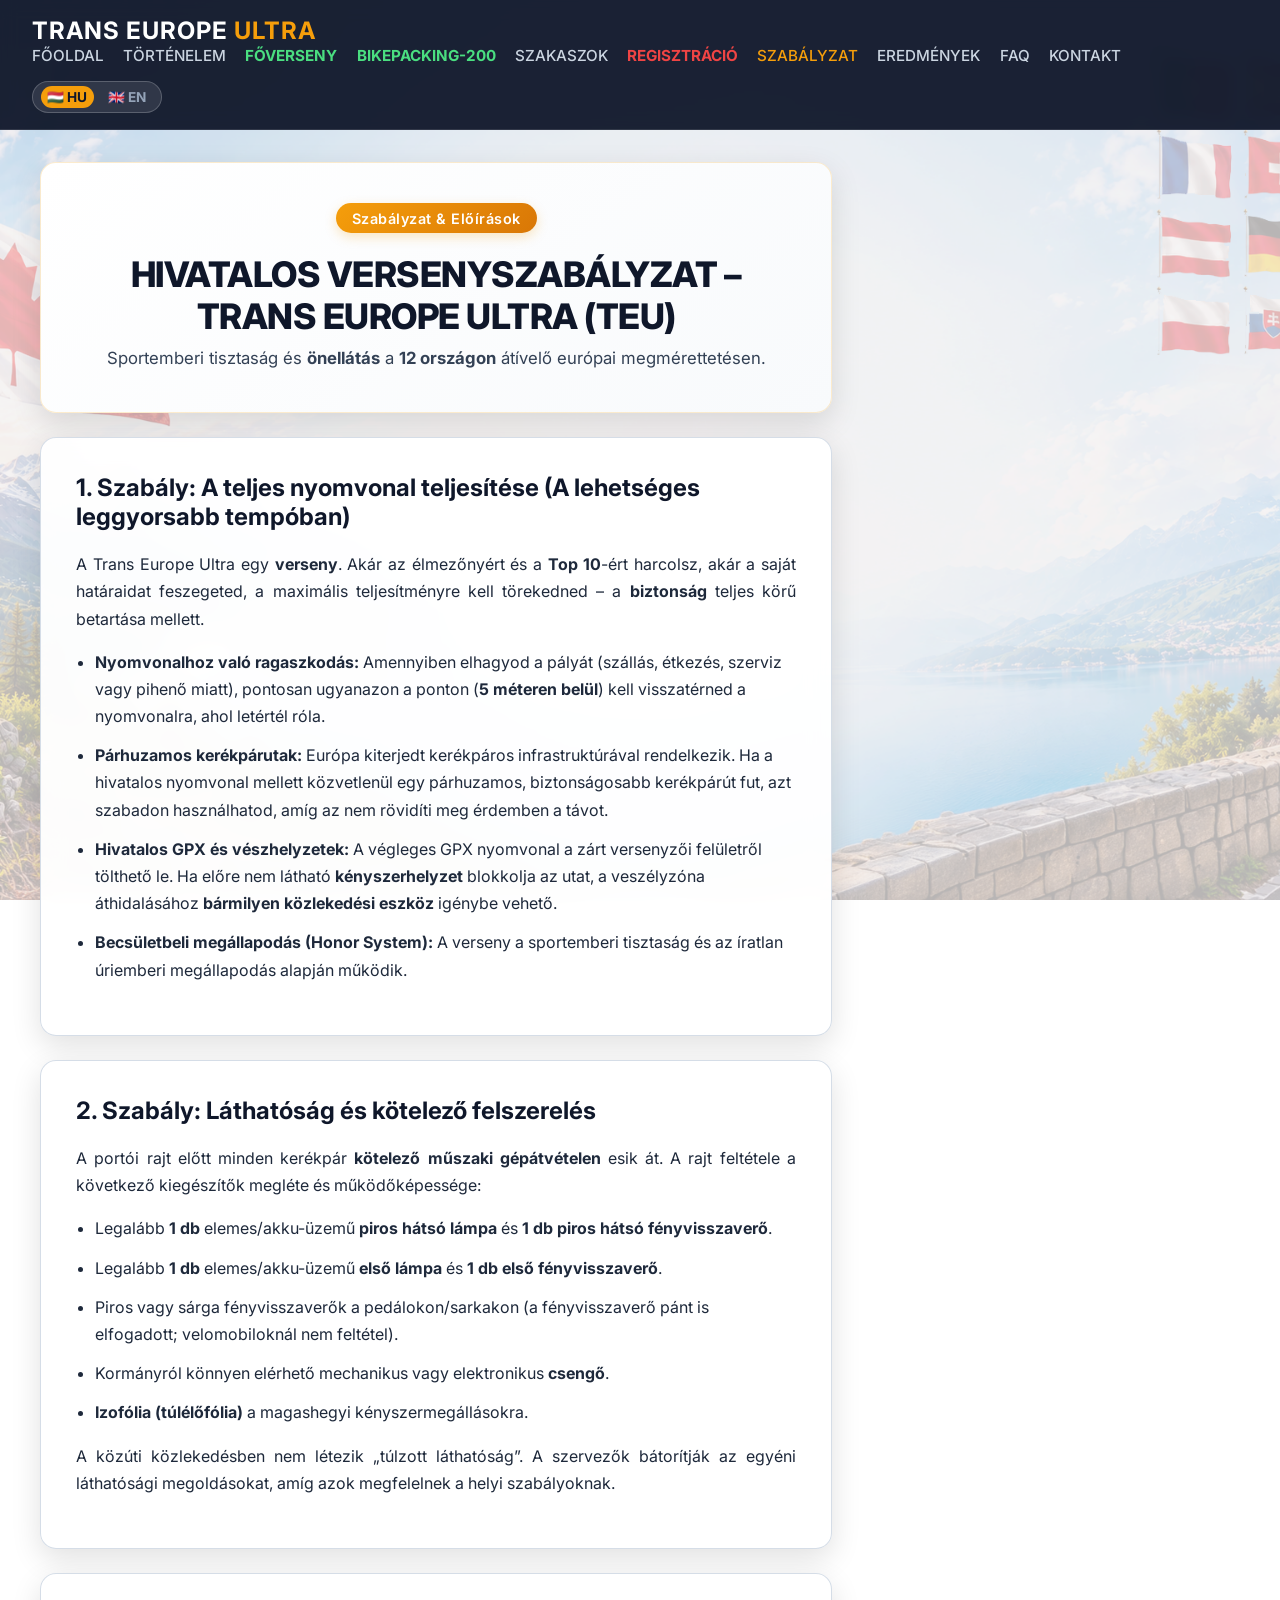
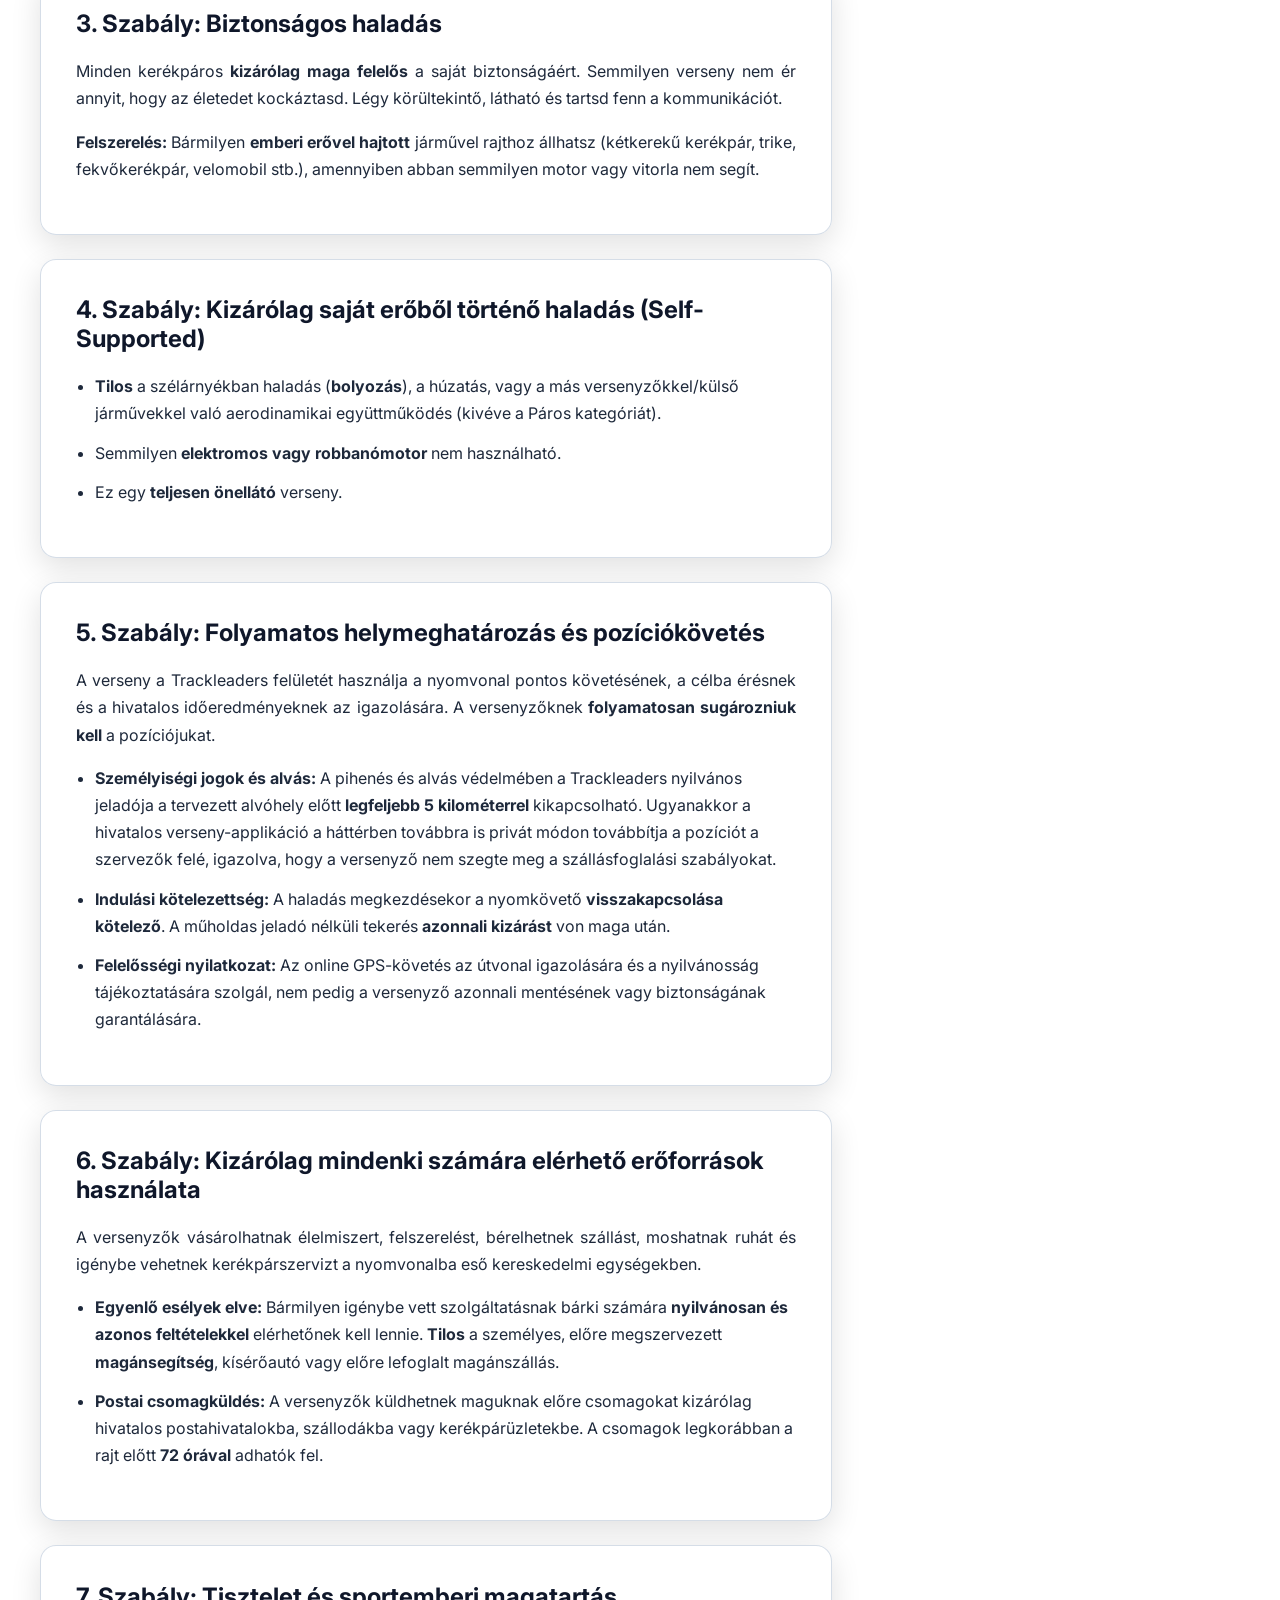
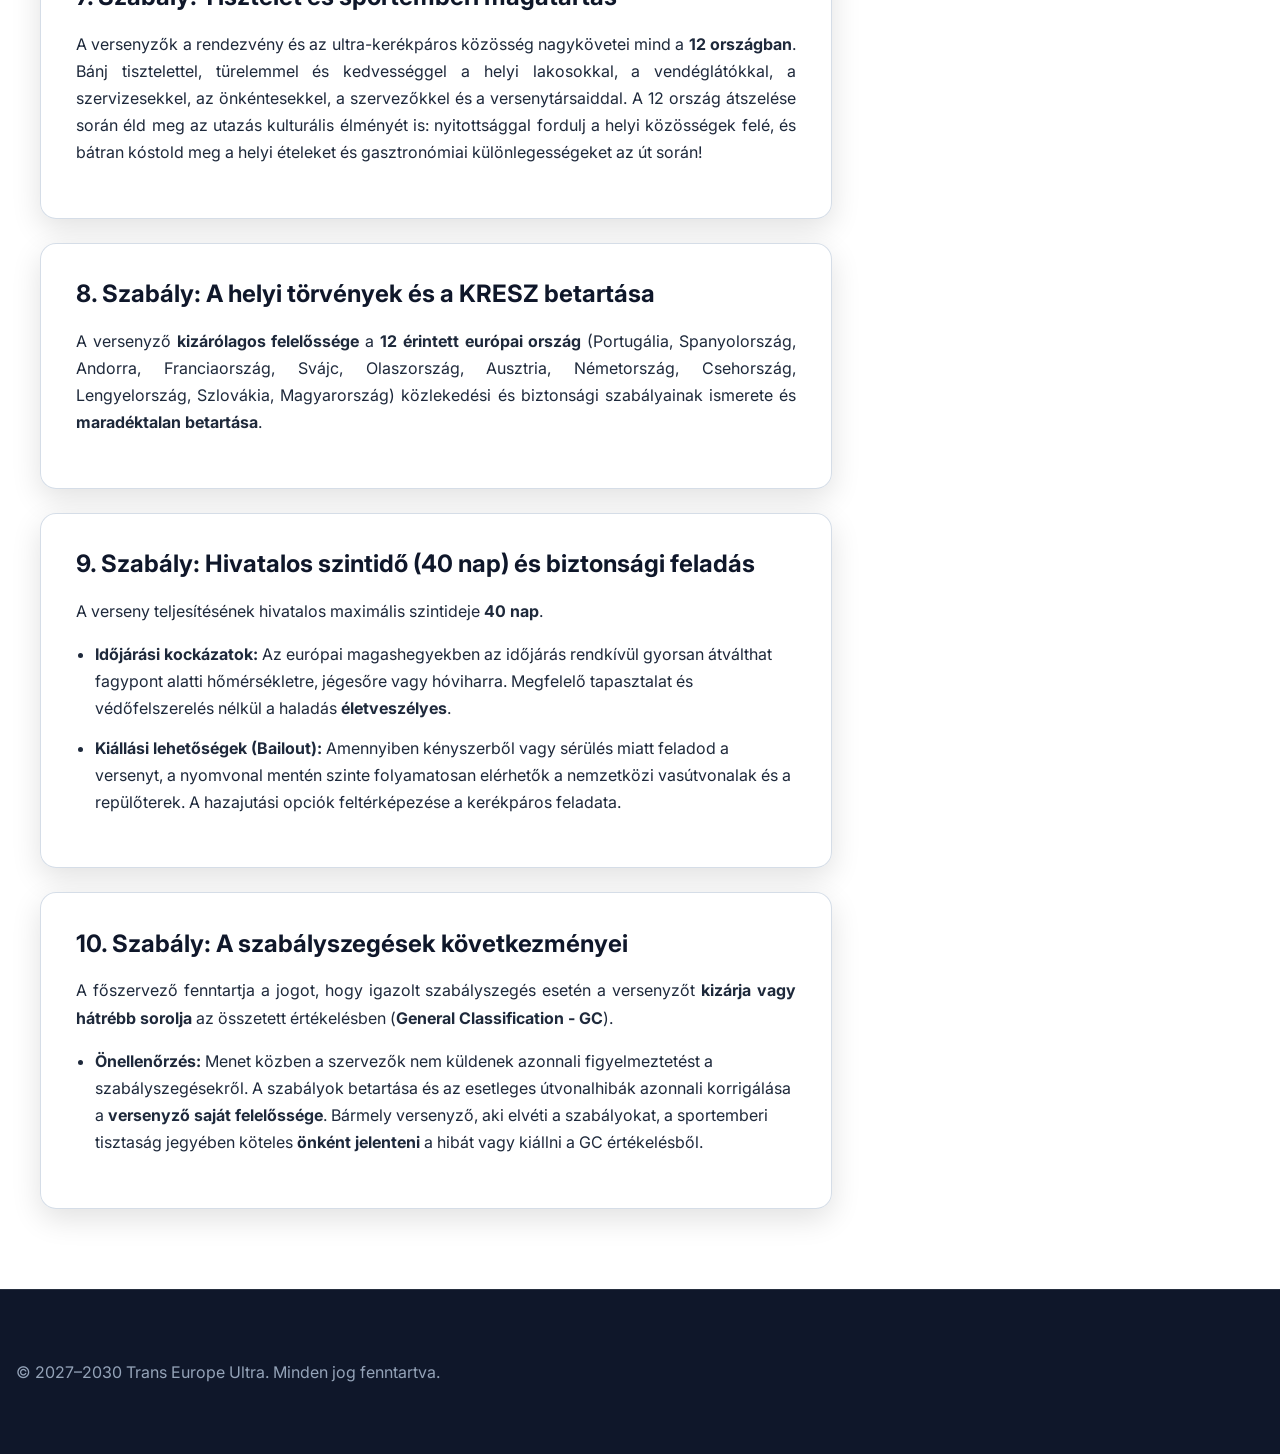
<file: szabalyzat.html>
<!DOCTYPE html>
<html lang="hu">
<head>
  <meta charset="UTF-8">
  <meta name="viewport" content="width=device-width, initial-scale=1.0">
  <title>Trans Europe Ultra - Szabályzat</title>
  <!-- Modern Google Fonts: Inter -->
  <link rel="preconnect" href="https://fonts.googleapis.com">
  <link rel="preconnect" href="https://fonts.gstatic.com" crossorigin>
  <link href="https://fonts.googleapis.com/css2?family=Inter:wght@300;400;500;600;700;800&display=swap" rel="stylesheet">
  
  <link rel="stylesheet" href="style.css">
  <style>
    body {
      font-family: 'Inter', sans-serif;
      text-align: left;
    }

    /* Alapértelmezett sorkizárás a bekezdésekre */
    p, .bento-card p:not(.highlight-box) {
      text-align: justify;
      text-justify: inter-word;
    }

    /* Reszponzív navigáció */
    @media (max-width: 968px) {
      nav {
        flex-direction: column;
        gap: 1rem;
      }
      .nav-links {
        display: flex;
        flex-wrap: wrap;
        justify-content: center;
        gap: 0.5rem 1rem;
        padding: 0;
      }
    }

    .lang-switcher {
      display: flex;
      gap: 0.5rem;
      align-items: center;
      background: rgba(255, 255, 255, 0.1);
      padding: 0.25rem 0.5rem;
      border-radius: 20px;
      border: 1px solid rgba(255, 255, 255, 0.2);
    }
    .lang-switcher a {
      color: #94a3b8;
      text-decoration: none;
      font-size: 0.85rem;
      font-weight: bold;
      padding: 0.2rem 0.4rem;
      border-radius: 50px;
      transition: all 0.2s;
    }
    .lang-switcher a.active, .lang-switcher a:hover {
      background: #f59e0b;
      color: #0f172a;
    }

    .nav-links a.highlight-green {
      color: #4ade80 !important;
      font-weight: bold;
    }
    .nav-links a.highlight-green:hover {
      color: #86efac !important;
    }

    /* Pirosas kiemelés a regisztráció gombhoz */
    .nav-links a.highlight-red {
      color: #ef4444 !important;
      font-weight: bold;
    }
    .nav-links a.highlight-red:hover {
      color: #f87171 !important;
    }

    .hero-card {
      background: linear-gradient(145deg, #ffffff, #f8fafc);
      border: 1px solid rgba(245, 158, 11, 0.2);
    }
    .hero-badge {
      display: inline-block;
      background: linear-gradient(135deg, #f59e0b, #d97706);
      color: #ffffff;
      padding: 0.4rem 1rem;
      border-radius: 50px;
      font-weight: 600;
      font-size: 0.9rem;
      letter-spacing: 0.5px;
      box-shadow: 0 4px 12px rgba(245, 158, 11, 0.25);
      margin-bottom: 0.75rem;
    }

    footer {
      padding: 3.5rem 1rem;
      margin-top: 5rem;
      background-color: #0f172a;
      color: #94a3b8;
      text-align: center;
      border-top: 1px solid rgba(255, 255, 255, 0.1);
    }
  </style>
</head>
<body>

  <header>
    <nav style="display: flex; justify-content: space-between; align-items: center; flex-wrap: wrap;">
      <a href="index.html" class="logo">TRANS EUROPE <span>ULTRA</span></a>
      
      <div style="display: flex; align-items: center; flex-wrap: wrap; gap: 1rem;">
        <ul class="nav-links" style="list-style: none; display: flex; gap: 1.2rem; align-items: center; margin: 0;">
          <li><a href="index.html">FŐOLDAL</a></li>
          <li><a href="tortenelem.html">TÖRTÉNELEM</a></li>
          <li><a href="foverseny.html" class="highlight-green">FŐVERSENY</a></li>
          <li><a href="bikepacking-200.html" class="highlight-green">BIKEPACKING-200</a></li>
          <li><a href="szakaszok.html">SZAKASZOK</a></li>
          <li><a href="regisztracio.html" class="highlight-red">REGISZTRÁCIÓ</a></li>
          <li><a href="szabalyzat.html" class="active">SZABÁLYZAT</a></li>
          <li><a href="eredmenyek.html">EREDMÉNYEK</a></li>
          <li><a href="faq.html">FAQ</a></li>
          <li><a href="kontakt.html">KONTAKT</a></li>
        </ul>

        <div class="lang-switcher">
          <a href="#" class="active" title="Magyar">🇭🇺 HU</a>
          <a href="#" title="English">🇬🇧 EN</a>
        </div>
      </div>
    </nav>
  </header>

  <!-- BENTO GRID KEZDETE -->
  <div class="bento-container">

    <!-- HERO / FŐ CÍM -->
    <div class="bento-card col-span-2 hero-card" style="text-align: center; padding: 2.5rem 2rem;">
      <span class="hero-badge">Szabályzat & Előírások</span>
      <h1 style="font-size: 2.2rem; font-weight: 800; letter-spacing: -0.5px; margin: 0.5rem 0; color: #0f172a;">HIVATALOS VERSENYSZABÁLYZAT – TRANS EUROPE ULTRA (TEU)</h1>
      <p style="font-size: 1.05rem; color: #334155; max-width: 750px; margin: 0 auto; text-align: center; line-height: 1.6;">
        Sportemberi tisztaság és <strong>önellátás</strong> a <strong>12 országon</strong> átívelő európai megmérettetésen.
      </p>
    </div>

    <!-- 1. SZABÁLY -->
    <div class="bento-card col-span-2">
      <h2 style="color: #0f172a; font-weight: 700; margin-top: 0;">1. Szabály: A teljes nyomvonal teljesítése (A lehetséges leggyorsabb tempóban)</h2>
      <p>A Trans Europe Ultra egy <strong>verseny</strong>. Akár az élmezőnyért és a <strong>Top 10</strong>-ért harcolsz, akár a saját határaidat feszegeted, a maximális teljesítményre kell törekedned – a <strong>biztonság</strong> teljes körű betartása mellett.</p>
      <ul style="margin-top: 1rem; padding-left: 1.2rem; line-height: 1.7;">
        <li style="margin-bottom: 0.75rem;"><strong>Nyomvonalhoz való ragaszkodás:</strong> Amennyiben elhagyod a pályát (szállás, étkezés, szerviz vagy pihenő miatt), pontosan ugyanazon a ponton (<strong>5 méteren belül</strong>) kell visszatérned a nyomvonalra, ahol letértél róla.</li>
        <li style="margin-bottom: 0.75rem;"><strong>Párhuzamos kerékpárutak:</strong> Európa kiterjedt kerékpáros infrastruktúrával rendelkezik. Ha a hivatalos nyomvonal mellett közvetlenül egy párhuzamos, biztonságosabb kerékpárút fut, azt szabadon használhatod, amíg az nem rövidíti meg érdemben a távot.</li>
        <li style="margin-bottom: 0.75rem;"><strong>Hivatalos GPX és vészhelyzetek:</strong> A végleges GPX nyomvonal a zárt versenyzői felületről tölthető le. Ha előre nem látható <strong>kényszerhelyzet</strong> blokkolja az utat, a veszélyzóna áthidalásához <strong>bármilyen közlekedési eszköz</strong> igénybe vehető.</li>
        <li><strong>Becsületbeli megállapodás (Honor System):</strong> A verseny a sportemberi tisztaság és az íratlan úriemberi megállapodás alapján működik.</li>
      </ul>
    </div>

    <!-- 2. SZABÁLY -->
    <div class="bento-card col-span-2">
      <h2 style="color: #0f172a; font-weight: 700; margin-top: 0;">2. Szabály: Láthatóság és kötelező felszerelés</h2>
      <p>A portói rajt előtt minden kerékpár <strong>kötelező műszaki gépátvételen</strong> esik át. A rajt feltétele a következő kiegészítők megléte és működőképessége:</p>
      <ul style="margin-top: 1rem; padding-left: 1.2rem; line-height: 1.7;">
        <li style="margin-bottom: 0.75rem;">Legalább <strong>1 db</strong> elemes/akku-üzemű <strong>piros hátsó lámpa</strong> és <strong>1 db piros hátsó fényvisszaverő</strong>.</li>
        <li style="margin-bottom: 0.75rem;">Legalább <strong>1 db</strong> elemes/akku-üzemű <strong>első lámpa</strong> és <strong>1 db első fényvisszaverő</strong>.</li>
        <li style="margin-bottom: 0.75rem;">Piros vagy sárga fényvisszaverők a pedálokon/sarkakon (a fényvisszaverő pánt is elfogadott; velomobiloknál nem feltétel).</li>
        <li style="margin-bottom: 0.75rem;">Kormányról könnyen elérhető mechanikus vagy elektronikus <strong>csengő</strong>.</li>
        <li><strong>Izofólia (túlélőfólia)</strong> a magashegyi kényszermegállásokra.</li>
      </ul>
      <p style="margin-top: 1rem;">A közúti közlekedésben nem létezik „túlzott láthatóság”. A szervezők bátorítják az egyéni láthatósági megoldásokat, amíg azok megfelelnek a helyi szabályoknak.</p>
    </div>

    <!-- 3. SZABÁLY -->
    <div class="bento-card col-span-2">
      <h2 style="color: #0f172a; font-weight: 700; margin-top: 0;">3. Szabály: Biztonságos haladás</h2>
      <p>Minden kerékpáros <strong>kizárólag maga felelős</strong> a saját biztonságáért. Semmilyen verseny nem ér annyit, hogy az életedet kockáztasd. Légy körültekintő, látható és tartsd fenn a kommunikációt.</p>
      <p style="margin-top: 0.75rem;"><strong>Felszerelés:</strong> Bármilyen <strong>emberi erővel hajtott</strong> járművel rajthoz állhatsz (kétkerekű kerékpár, trike, fekvőkerékpár, velomobil stb.), amennyiben abban semmilyen motor vagy vitorla nem segít.</p>
    </div>

    <!-- 4. SZABÁLY -->
    <div class="bento-card col-span-2">
      <h2 style="color: #0f172a; font-weight: 700; margin-top: 0;">4. Szabály: Kizárólag saját erőből történő haladás (Self-Supported)</h2>
      <ul style="margin-top: 1rem; padding-left: 1.2rem; line-height: 1.7;">
        <li style="margin-bottom: 0.75rem;"><strong>Tilos</strong> a szélárnyékban haladás (<strong>bolyozás</strong>), a húzatás, vagy a más versenyzőkkel/külső járművekkel való aerodinamikai együttműködés (kivéve a Páros kategóriát).</li>
        <li style="margin-bottom: 0.75rem;">Semmilyen <strong>elektromos vagy robbanómotor</strong> nem használható.</li>
        <li>Ez egy <strong>teljesen önellátó</strong> verseny.</li>
      </ul>
    </div>

    <!-- 5. SZABÁLY -->
    <div class="bento-card col-span-2">
      <h2 style="color: #0f172a; font-weight: 700; margin-top: 0;">5. Szabály: Folyamatos helymeghatározás és pozíciókövetés</h2>
      <p>A verseny a Trackleaders felületét használja a nyomvonal pontos követésének, a célba érésnek és a hivatalos időeredményeknek az igazolására. A versenyzőknek <strong>folyamatosan sugározniuk kell</strong> a pozíciójukat.</p>
      <ul style="margin-top: 1rem; padding-left: 1.2rem; line-height: 1.7;">
        <li style="margin-bottom: 0.75rem;"><strong>Személyiségi jogok és alvás:</strong> A pihenés és alvás védelmében a Trackleaders nyilvános jeladója a tervezett alvóhely előtt <strong>legfeljebb 5 kilométerrel</strong> kikapcsolható. Ugyanakkor a hivatalos verseny-applikáció a háttérben továbbra is privát módon továbbítja a pozíciót a szervezők felé, igazolva, hogy a versenyző nem szegte meg a szállásfoglalási szabályokat.</li>
        <li style="margin-bottom: 0.75rem;"><strong>Indulási kötelezettség:</strong> A haladás megkezdésekor a nyomkövető <strong>visszakapcsolása kötelező</strong>. A műholdas jeladó nélküli tekerés <strong>azonnali kizárást</strong> von maga után.</li>
        <li><strong>Felelősségi nyilatkozat:</strong> Az online GPS-követés az útvonal igazolására és a nyilvánosság tájékoztatására szolgál, nem pedig a versenyző azonnali mentésének vagy biztonságának garantálására.</li>
      </ul>
    </div>

    <!-- 6. SZABÁLY -->
    <div class="bento-card col-span-2">
      <h2 style="color: #0f172a; font-weight: 700; margin-top: 0;">6. Szabály: Kizárólag mindenki számára elérhető erőforrások használata</h2>
      <p>A versenyzők vásárolhatnak élelmiszert, felszerelést, bérelhetnek szállást, moshatnak ruhát és igénybe vehetnek kerékpárszervizt a nyomvonalba eső kereskedelmi egységekben.</p>
      <ul style="margin-top: 1rem; padding-left: 1.2rem; line-height: 1.7;">
        <li style="margin-bottom: 0.75rem;"><strong>Egyenlő esélyek elve:</strong> Bármilyen igénybe vett szolgáltatásnak bárki számára <strong>nyilvánosan és azonos feltételekkel</strong> elérhetőnek kell lennie. <strong>Tilos</strong> a személyes, előre megszervezett <strong>magánsegítség</strong>, kísérőautó vagy előre lefoglalt magánszállás.</li>
        <li><strong>Postai csomagküldés:</strong> A versenyzők küldhetnek maguknak előre csomagokat kizárólag hivatalos postahivatalokba, szállodákba vagy kerékpárüzletekbe. A csomagok legkorábban a rajt előtt <strong>72 órával</strong> adhatók fel.</li>
      </ul>
    </div>

    <!-- 7. SZABÁLY -->
    <div class="bento-card col-span-2">
      <h2 style="color: #0f172a; font-weight: 700; margin-top: 0;">7. Szabály: Tisztelet és sportemberi magatartás</h2>
      <p>A versenyzők a rendezvény és az ultra-kerékpáros közösség nagykövetei mind a <strong>12 országban</strong>. Bánj tisztelettel, türelemmel és kedvességgel a helyi lakosokkal, a vendéglátókkal, a szervizesekkel, az önkéntesekkel, a szervezőkkel és a versenytársaiddal. A 12 ország átszelése során éld meg az utazás kulturális élményét is: nyitottsággal fordulj a helyi közösségek felé, és bátran kóstold meg a helyi ételeket és gasztronómiai különlegességeket az út során!</p>
    </div>

    <!-- 8. SZABÁLY -->
    <div class="bento-card col-span-2">
      <h2 style="color: #0f172a; font-weight: 700; margin-top: 0;">8. Szabály: A helyi törvények és a KRESZ betartása</h2>
      <p>A versenyző <strong>kizárólagos felelőssége</strong> a <strong>12 érintett európai ország</strong> (Portugália, Spanyolország, Andorra, Franciaország, Svájc, Olaszország, Ausztria, Németország, Csehország, Lengyelország, Szlovákia, Magyarország) közlekedési és biztonsági szabályainak ismerete és <strong>maradéktalan betartása</strong>.</p>
    </div>

    <!-- 9. SZABÁLY -->
    <div class="bento-card col-span-2">
      <h2 style="color: #0f172a; font-weight: 700; margin-top: 0;">9. Szabály: Hivatalos szintidő (40 nap) és biztonsági feladás</h2>
      <p>A verseny teljesítésének hivatalos maximális szintideje <strong>40 nap</strong>.</p>
      <ul style="margin-top: 1rem; padding-left: 1.2rem; line-height: 1.7;">
        <li style="margin-bottom: 0.75rem;"><strong>Időjárási kockázatok:</strong> Az európai magashegyekben az időjárás rendkívül gyorsan átválthat fagypont alatti hőmérsékletre, jégesőre vagy hóviharra. Megfelelő tapasztalat és védőfelszerelés nélkül a haladás <strong>életveszélyes</strong>.</li>
        <li><strong>Kiállási lehetőségek (Bailout):</strong> Amennyiben kényszerből vagy sérülés miatt feladod a versenyt, a nyomvonal mentén szinte folyamatosan elérhetők a nemzetközi vasútvonalak és a repülőterek. A hazajutási opciók feltérképezése a kerékpáros feladata.</li>
      </ul>
    </div>

    <!-- 10. SZABÁLY -->
    <div class="bento-card col-span-2">
      <h2 style="color: #0f172a; font-weight: 700; margin-top: 0;">10. Szabály: A szabályszegések következményei</h2>
      <p>A főszervező fenntartja a jogot, hogy igazolt szabályszegés esetén a versenyzőt <strong>kizárja vagy hátrébb sorolja</strong> az összetett értékelésben (<strong>General Classification - GC</strong>).</p>
      <ul style="margin-top: 1rem; padding-left: 1.2rem; line-height: 1.7;">
        <li><strong>Önellenőrzés:</strong> Menet közben a szervezők nem küldenek azonnali figyelmeztetést a szabályszegésekről. A szabályok betartása és az esetleges útvonalhibák azonnali korrigálása a <strong>versenyző saját felelőssége</strong>. Bármely versenyző, aki elvéti a szabályokat, a sportemberi tisztaság jegyében köteles <strong>önként jelenteni</strong> a hibát vagy kiállni a GC értékelésből.</li>
      </ul>
    </div>

  </div>
  <!-- BENTO GRID VÉGE -->

  <footer>
    <p>&copy; 2027–2030 Trans Europe Ultra. Minden jog fenntartva.</p>
  </footer>
</body>
</html>
</file>
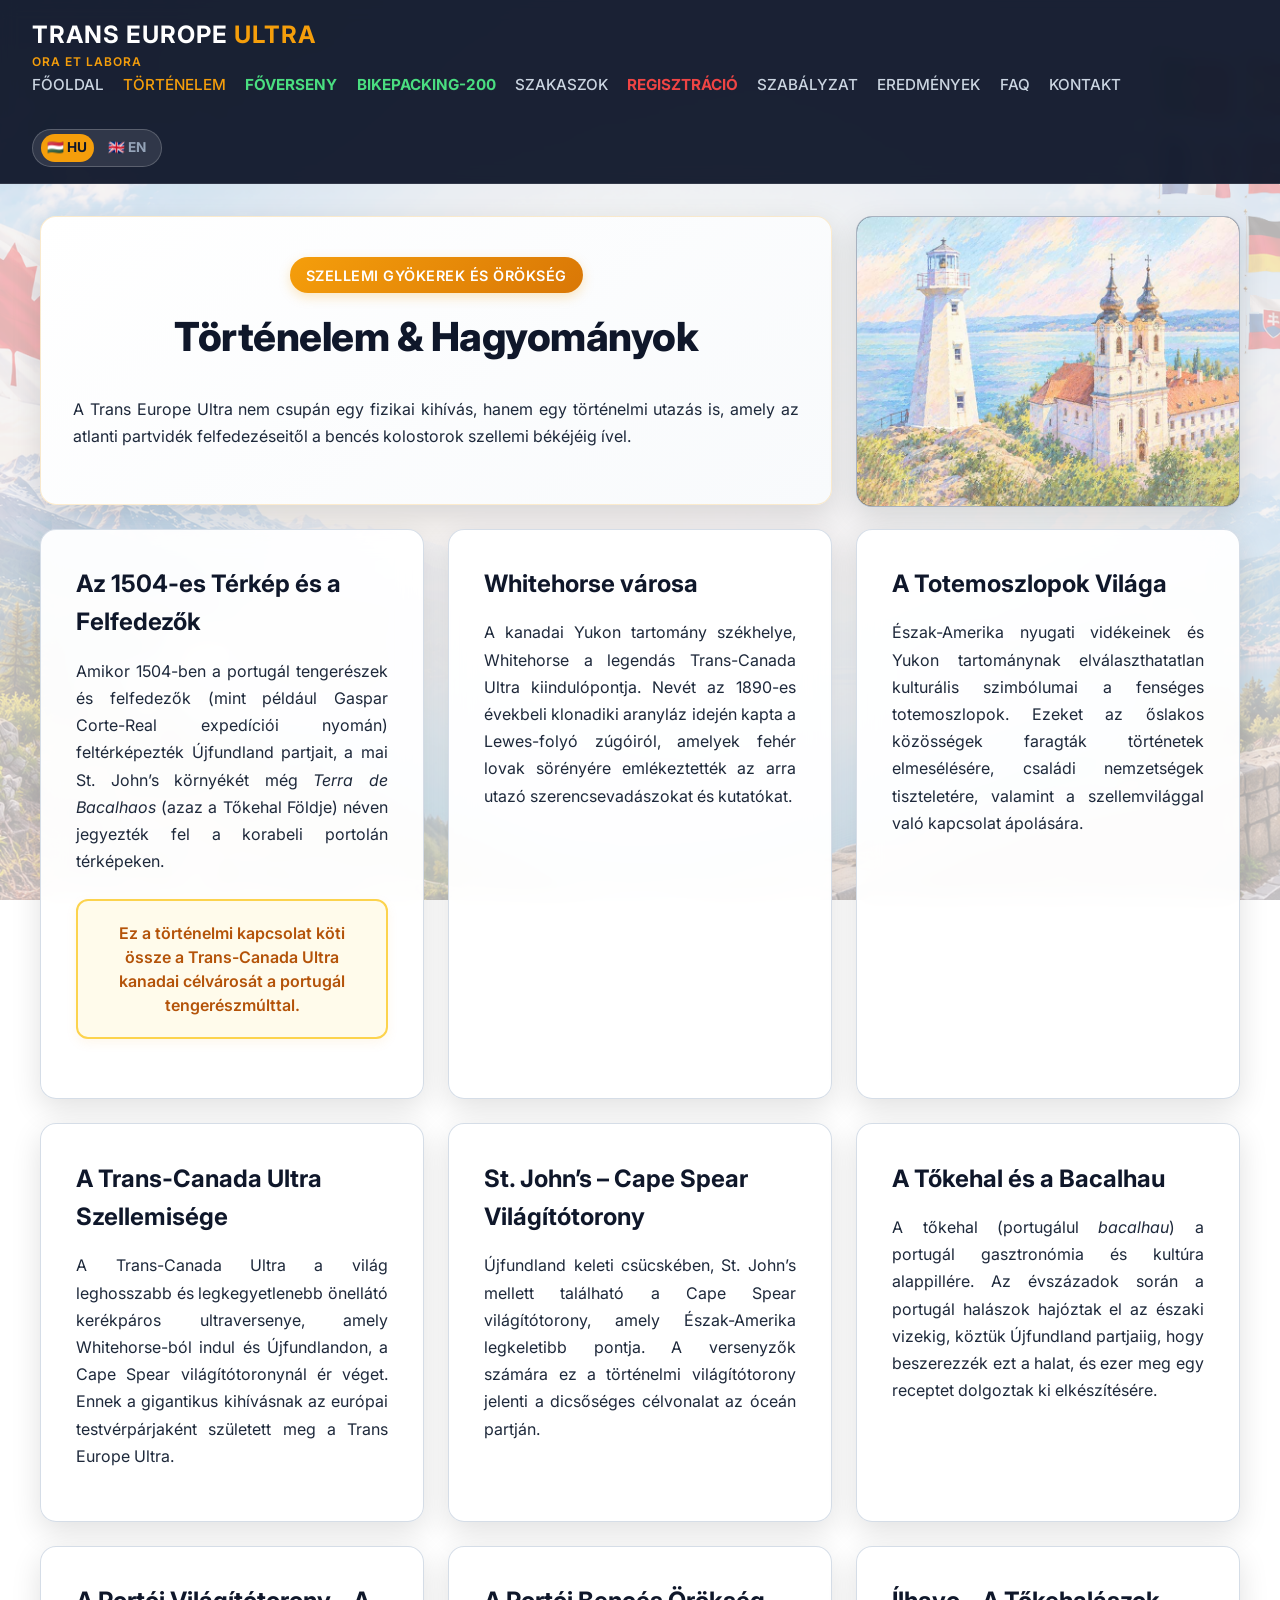
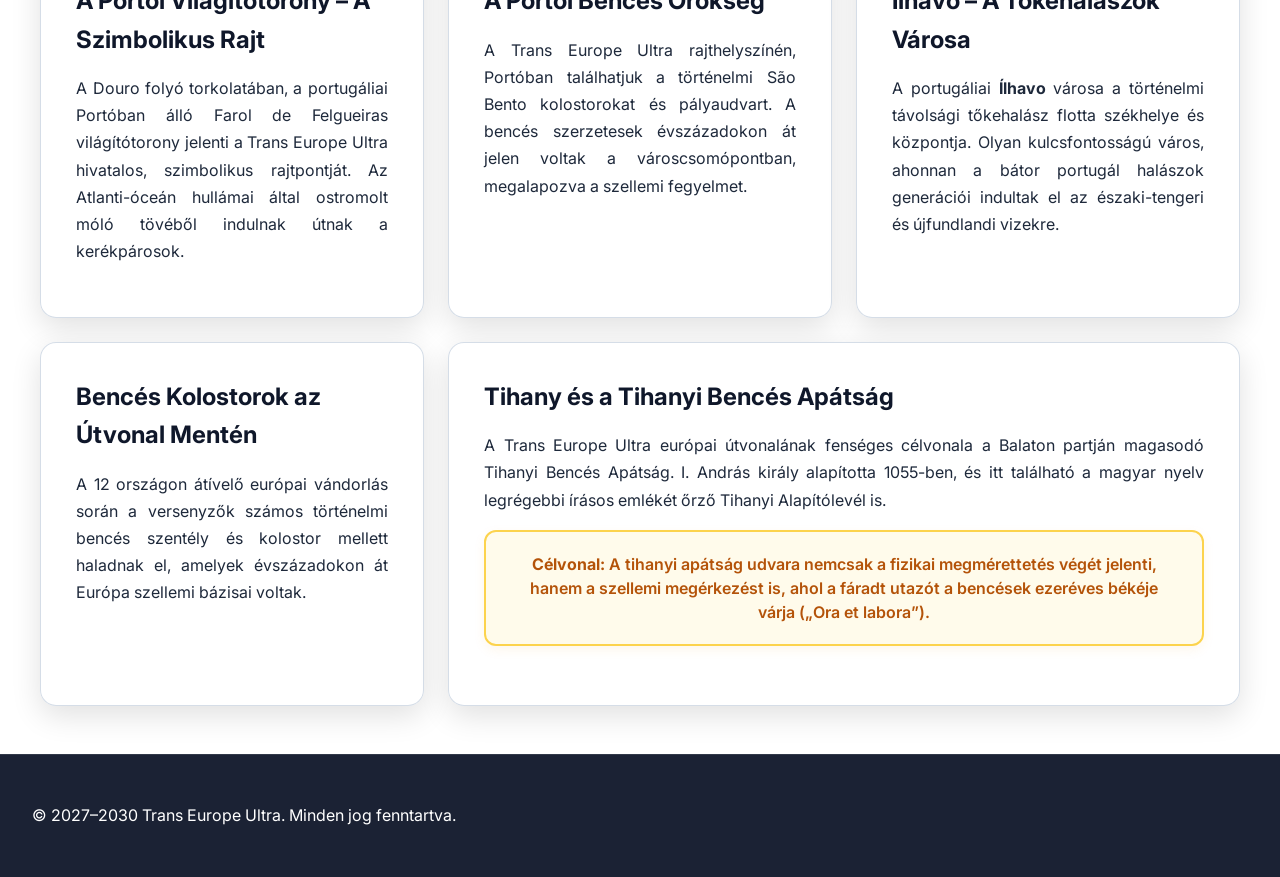
<file: tortenelem.html>
<!DOCTYPE html>
<html lang="hu">
<head>
  <meta charset="UTF-8">
  <meta name="viewport" content="width=device-width, initial-scale=1.0">
  <title>Trans Europe Ultra - Történelem és Szellemi Örökség</title>
  <!-- Modern Google Fonts: Inter -->
  <link rel="preconnect" href="https://fonts.googleapis.com">
  <link rel="preconnect" href="https://fonts.gstatic.com" crossorigin>
  <link href="https://fonts.googleapis.com/css2?family=Inter:wght@300;400;500;600;700;800&display=swap" rel="stylesheet">
  
  <link rel="stylesheet" href="style.css">
  <style>
    body {
      font-family: 'Inter', sans-serif;
      text-align: left;
      font-size: 1rem;
      line-height: 1.6;
      color: #334155;
    }

    /* Egységes szövegtest és címsor méretek */
    p, li, .bento-card p:not(.highlight-box) {
      font-size: 1rem;
      text-align: justify;
      text-justify: inter-word;
      margin-bottom: 1rem;
    }

    h1 {
      font-size: 2.5rem !important;
      font-weight: 800 !important;
      letter-spacing: -0.5px;
      color: #0f172a !important;
      margin-top: 0;
    }

    h2 {
      font-size: 1.5rem !important;
      font-weight: 700 !important;
      color: #0f172a !important;
      margin-top: 0;
      margin-bottom: 1rem;
    }

    @media (max-width: 968px) {
      nav {
        flex-direction: column;
        gap: 1rem;
      }
      .nav-links {
        display: flex;
        flex-wrap: wrap;
        justify-content: center;
        gap: 0.5rem 1rem;
        padding: 0;
      }
    }

    .lang-switcher {
      display: flex;
      gap: 0.5rem;
      align-items: center;
      background: rgba(255, 255, 255, 0.1);
      padding: 0.25rem 0.5rem;
      border-radius: 20px;
      border: 1px solid rgba(255, 255, 255, 0.2);
    }
    .lang-switcher a {
      color: #94a3b8;
      text-decoration: none;
      font-size: 0.85rem;
      font-weight: bold;
      padding: 0.2rem 0.4rem;
      border-radius: 50px;
      transition: all 0.2s;
    }
    .lang-switcher a.active, .lang-switcher a:hover {
      background: #f59e0b;
      color: #0f172a;
    }

    .nav-links a.highlight-green {
      color: #4ade80 !important;
      font-weight: bold;
    }
    .nav-links a.highlight-green:hover {
      color: #86efac !important;
    }

    /* Pirosas kiemelés a regisztráció gombhoz */
    .nav-links a.highlight-red {
      color: #ef4444 !important;
      font-weight: bold;
    }
    .nav-links a.highlight-red:hover {
      color: #f87171 !important;
    }

    .hero-card {
      background: linear-gradient(145deg, #ffffff, #f8fafc);
      border: 1px solid rgba(245, 158, 11, 0.2);
    }
    .hero-badge {
      display: inline-block;
      background: linear-gradient(135deg, #f59e0b, #d97706);
      color: #ffffff;
      padding: 0.4rem 1rem;
      border-radius: 50px;
      font-weight: 600;
      font-size: 0.9rem;
      letter-spacing: 0.5px;
      box-shadow: 0 4px 12px rgba(245, 158, 11, 0.25);
      margin-bottom: 0.75rem;
    }

    /* Középre rendezett sárga kiemelt szövegdoboz */
    .highlight-box {
      background: #fffbeb;
      border: 2px solid #fcd34d;
      padding: 1.25rem 1.5rem;
      margin: 1.5rem 0;
      border-radius: 12px;
      text-align: center !important;
      font-weight: 600;
      font-size: 1rem;
      color: #b45309;
      box-shadow: 0 4px 12px rgba(245, 158, 11, 0.08);
      line-height: 1.5;
    }

    /* Külső hivatkozás stílusa a szövegen belül */
    .content-link {
      color: #d97706;
      text-decoration: none;
      font-weight: 600;
      transition: color 0.2s;
    }
    .content-link:hover {
      color: #b45309;
      text-decoration: underline;
    }
  </style>
</head>
<body>

  <header>
    <nav style="display: flex; justify-content: space-between; align-items: center; flex-wrap: wrap;">
      <div style="display: flex; flex-direction: column;">
        <a href="index.html" class="logo">TRANS EUROPE <span>ULTRA</span></a>
        <span style="font-size: 0.75rem; color: #f59e0b; font-weight: 600; letter-spacing: 1px; margin-top: -2px;">ORA ET LABORA</span>
      </div>
      
      <div style="display: flex; align-items: center; flex-wrap: wrap; gap: 1rem;">
        <ul class="nav-links" style="list-style: none; display: flex; gap: 1.2rem; align-items: center; margin: 0;">
          <li><a href="index.html">FŐOLDAL</a></li>
          <li><a href="tortenelem.html" class="active">TÖRTÉNELEM</a></li>
          <li><a href="foverseny.html" class="highlight-green">FŐVERSENY</a></li>
          <li><a href="bikepacking-200.html" class="highlight-green">BIKEPACKING-200</a></li>
          <li><a href="szakaszok.html">SZAKASZOK</a></li>
          <li><a href="regisztracio.html" class="highlight-red">REGISZTRÁCIÓ</a></li>
          <li><a href="szabalyzat.html">SZABÁLYZAT</a></li>
          <li><a href="eredmenyek.html">EREDMÉNYEK</a></li>
          <li><a href="faq.html">FAQ</a></li>
          <li><a href="kontakt.html">KONTAKT</a></li>
        </ul>

        <div class="lang-switcher">
          <a href="#" class="active" title="Magyar">🇭🇺 HU</a>
          <a href="#" title="English">🇬🇧 EN</a>
        </div>
      </div>
    </nav>
  </header>

  <!-- BENTO GRID KEZDETE -->
  <div class="bento-container">

    <!-- HERO / FŐ CÍM (2 oszlop) -->
    <div class="bento-card col-span-2 hero-card" style="text-align: center; padding: 2.5rem 2rem;">
      <span class="hero-badge">SZELLEMI GYÖKEREK ÉS ÖRÖKSÉG</span>
      <h1>Történelem & Hagyományok</h1>
      <p style="max-width: 750px; margin: 0 auto;">
        A Trans Europe Ultra nem csupán egy fizikai kihívás, hanem egy történelmi utazás is, amely az atlanti partvidék felfedezéseitől a bencés kolostorok szellemi békéjéig ível.
      </p>
    </div>

    <!-- 1. KÉP DOBOZ (1 oszlop) - placeholder-hero.jpg -->
    <div class="bento-card bento-image-card">
      <div class="image-wrapper">
        <img src="placeholder-hero.jpg" alt="Trans Europe Ultra - Történelmi örökség">
      </div>
    </div>

    <!-- 2. 1504-es térkép és portugál felfedezők -->
    <div class="bento-card">
      <h2>Az 1504-es Térkép és a Felfedezők</h2>
      <p>Amikor 1504-ben a portugál tengerészek és felfedezők (mint például Gaspar Corte-Real expedíciói nyomán) feltérképezték Újfundland partjait, a mai St. John’s környékét még <em>Terra de Bacalhaos</em> (azaz a Tőkehal Földje) néven jegyezték fel a korabeli portolán térképeken.</p>
      <div class="highlight-box">
        Ez a történelmi kapcsolat köti össze a Trans-Canada Ultra kanadai célvárosát a portugál tengerészmúlttal.
      </div>
    </div>

    <!-- 3. Whitehorse városa -->
    <div class="bento-card">
      <h2>Whitehorse városa</h2>
      <p>A kanadai Yukon tartomány székhelye, Whitehorse a legendás Trans-Canada Ultra kiindulópontja. Nevét az 1890-es évekbeli klonadiki aranyláz idején kapta a Lewes-folyó zúgóiról, amelyek fehér lovak sörényére emlékeztették az arra utazó szerencsevadászokat és kutatókat.</p>
    </div>

    <!-- 4. Totemoszlopok -->
    <div class="bento-card">
      <h2>A Totemoszlopok Világa</h2>
      <p>Észak-Amerika nyugati vidékeinek és Yukon tartománynak elválaszthatatlan kulturális szimbólumai a fenséges totemoszlopok. Ezeket az őslakos közösségek faragták történetek elmesélésére, családi nemzetségek tiszteletére, valamint a szellemvilággal való kapcsolat ápolására.</p>
    </div>

    <!-- 5. Trans-Canada Ultra -->
    <div class="bento-card">
      <h2>A Trans-Canada Ultra Szellemisége</h2>
      <p>A Trans-Canada Ultra a világ leghosszabb és legkegyetlenebb önellátó kerékpáros ultraversenye, amely Whitehorse-ból indul és Újfundlandon, a Cape Spear világítótoronynál ér véget. Ennek a gigantikus kihívásnak az európai testvérpárjaként született meg a Trans Europe Ultra.</p>
    </div>

    <!-- 6. St. John's-i világítótorony -->
    <div class="bento-card">
      <h2>St. John’s – Cape Spear Világítótorony</h2>
      <p>Újfundland keleti csücskében, St. John’s mellett található a Cape Spear világítótorony, amely Észak-Amerika legkeletibb pontja. A versenyzők számára ez a történelmi világítótorony jelenti a dicsőséges célvonalat az óceán partján.</p>
    </div>

    <!-- 7. Tőkehal halászat és portugál nemzeti eledel -->
    <div class="bento-card">
      <h2>A Tőkehal és a Bacalhau</h2>
      <p>A tőkehal (portugálul <em>bacalhau</em>) a portugál gasztronómia és kultúra alappillére. Az évszázadok során a portugál halászok hajóztak el az északi vizekig, köztük Újfundland partjaiig, hogy beszerezzék ezt a halat, és ezer meg egy receptet dolgoztak ki elkészítésére.</p>
    </div>

    <!-- 8. Portói világítótorony (Farol de Felgueiras) mint szimbolikus rajt -->
    <div class="bento-card">
      <h2>A Portói Világítótorony – A Szimbolikus Rajt</h2>
      <p>A Douro folyó torkolatában, a portugáliai Portóban álló Farol de Felgueiras világítótorony jelenti a Trans Europe Ultra hivatalos, szimbolikus rajtpontját. Az Atlanti-óceán hullámai által ostromolt móló tövéből indulnak útnak a kerékpárosok.</p>
    </div>

    <!-- 9. Portói bencések -->
    <div class="bento-card">
      <h2>A Portói Bencés Örökség</h2>
      <p>A Trans Europe Ultra rajthelyszínén, Portóban találhatjuk a történelmi São Bento kolostorokat és pályaudvart. A bencés szerzetesek évszázadokon át jelen voltak a városcsomópontban, megalapozva a szellemi fegyelmet.</p>
    </div>

    <!-- 10. Ílhavo városa és a tőkehalászati kapcsolat -->
    <div class="bento-card">
      <h2>Ílhavo – A Tőkehalászok Városa</h2>
      <p>A portugáliai <strong>Ílhavo</strong> városa a történelmi távolsági tőkehalász flotta székhelye és központja. Olyan kulcsfontosságú város, ahonnan a bátor portugál halászok generációi indultak el az északi-tengeri és újfundlandi vizekre.</p>
    </div>

    <!-- 11. Európa bencés kolostorai az útvonalon -->
    <div class="bento-card">
      <h2>Bencés Kolostorok az Útvonal Mentén</h2>
      <p>A 12 országon átívelő európai vándorlás során a versenyzők számos történelmi bencés szentély és kolostor mellett haladnak el, amelyek évszázadokon át Európa szellemi bázisai voltak.</p>
    </div>

    <!-- 12. Tihany bemutatása és a Bencés Apátság (Széles doboz: 2 oszlop) -->
    <div class="bento-card col-span-2">
      <h2>Tihany és a Tihanyi Bencés Apátság</h2>
      <p>A Trans Europe Ultra európai útvonalának fenséges célvonala a Balaton partján magasodó Tihanyi Bencés Apátság. I. András király alapította 1055-ben, és itt található a magyar nyelv legrégebbi írásos emlékét őrző Tihanyi Alapítólevél is.</p>
      
      <div class="highlight-box" style="margin-top: 1rem;">
        <strong>Célvonal:</strong> A tihanyi apátság udvara nemcsak a fizikai megmérettetés végét jelenti, hanem a szellemi megérkezést is, ahol a fáradt utazót a bencések ezeréves békéje várja („Ora et labora”).
      </div>
    </div>

  </div>
  <!-- BENTO GRID VÉGE -->

  <footer>
    <p>&copy; 2027–2030 Trans Europe Ultra. Minden jog fenntartva.</p>
  </footer>

</body>
</html>
</file>
<file: style.css>
:root {
  --bg-color: #f8fafc;
  --text-color: #0f172a;
  --card-bg: rgba(255, 255, 255, 0.95);
  --card-border: rgba(203, 213, 225, 0.8);
  --accent-color: #d97706;
  --accent-hover: #b45309;
}

body {
  font-family: Arial, sans-serif;
  color: var(--text-color);
  margin: 0;
  padding: 0;
  background-image: url('backg.png');
  background-size: cover;
  background-position: center;
  background-attachment: fixed;
  background-repeat: no-repeat;
  min-height: 100vh;
}

header {
  background: rgba(15, 23, 42, 0.95);
  backdrop-filter: blur(8px);
  padding: 1rem 2rem;
  position: sticky;
  top: 0;
  z-index: 1000;
  border-bottom: 1px solid rgba(255, 255, 255, 0.1);
}

.logo {
  color: #ffffff;
  text-decoration: none;
  font-size: 1.5rem;
  font-weight: bold;
  letter-spacing: 1px;
}

.logo span {
  color: #f59e0b;
}

.nav-links {
  list-style: none;
  display: flex;
  gap: 1.2rem;
  margin: 0;
  padding: 0;
  align-items: center;
  flex-wrap: wrap;
}

.nav-links a {
  color: #cbd5e1;
  text-decoration: none;
  font-size: 0.95rem;
  font-weight: 500;
  transition: color 0.2s;
}

.nav-links a:hover, .nav-links a.active {
  color: #f59e0b;
}

/* BENTO GRID FŐ KONTÉNER */
.bento-container {
  max-width: 1200px;
  margin: 2rem auto;
  padding: 0 1rem;
  display: grid;
  grid-template-columns: repeat(3, 1fr);
  gap: 1.5rem;
}

/* BENTO KÁRTYÁK ALAPSTÍLUSA */
.bento-card {
  background: var(--card-bg);
  backdrop-filter: blur(12px);
  border: 1px solid var(--card-border);
  border-radius: 16px;
  padding: 2.2rem;
  box-shadow: 0 10px 30px rgba(0, 0, 0, 0.12);
  transition: transform 0.2s ease, box-shadow 0.2s ease;
}

.bento-card:hover {
  transform: translateY(-4px);
  box-shadow: 0 15px 35px rgba(0, 0, 0, 0.18);
}

/* Képdoboz stílusa a bento gridben */
.bento-image-card {
  padding: 0 !important;
  overflow: hidden;
  display: flex;
  flex-direction: column;
  background: #1e293b !important;
  min-height: 100%;
}

.image-wrapper {
  width: 100%;
  height: 100%;
  min-height: 280px;
  overflow: hidden;
}

.bento-image-card img {
  width: 100%;
  height: 100%;
  object-fit: cover;
  display: block;
  transition: transform 0.3s ease;
}

.bento-image-card:hover img {
  transform: scale(1.03);
}

/* ASZIMMETRIKUS OSZTÁSOK */
.col-span-2 { grid-column: span 2; }
.col-span-3 { grid-column: span 3; }

.bento-card h2, .bento-card h1 {
  color: #0f172a;
  margin-top: 0;
}

.bento-card p, .bento-card li {
  color: #1e293b;
  line-height: 1.7;
}

.badge {
  background: #f59e0b;
  color: #0f172a;
  padding: 0.4rem 1rem;
  border-radius: 20px;
  font-weight: bold;
  font-size: 0.85rem;
  text-transform: uppercase;
  display: inline-block;
  margin-bottom: 1rem;
}

.highlight-text {
  font-size: 1.1rem;
  font-weight: bold;
  color: #0f172a;
  background: rgba(245, 158, 11, 0.12);
  border-left: 4px solid #f59e0b;
  padding: 1rem;
  margin: 1.2rem 0;
  border-radius: 0 8px 8px 0;
}

/* Videó doboz */
.video-container {
  text-align: center;
  margin-top: 1rem;
}

.video-container video {
  width: 100%;
  border-radius: 10px;
  border: 1px solid var(--card-border);
}

.accordion-btn {
  background: #0f172a;
  color: #ffffff;
  cursor: pointer;
  padding: 0.8rem 1rem;
  width: 100%;
  border: none;
  text-align: left;
  font-size: 0.95rem;
  font-weight: bold;
  border-radius: 8px;
  margin-top: 1.2rem;
  transition: background 0.2s;
}

.accordion-btn:hover {
  background: #1e293b;
}

.panel {
  padding: 1rem;
  display: none;
  background: rgba(255, 255, 255, 0.98);
  border-radius: 0 0 8px 8px;
  border: 1px solid var(--card-border);
  border-top: none;
  margin-top: -0.5rem;
}

footer {
  text-align: center;
  padding: 2rem;
  color: #ffffff;
  background: rgba(15, 23, 42, 0.95);
  margin-top: 3rem;
  border-top: 1px solid rgba(255, 255, 255, 0.1);
}

/* Mobil nézet: minden oszlop teljes szélességű lesz */
@media (max-width: 900px) {
  .bento-container {
    grid-template-columns: 1fr;
  }
  .col-span-2, .col-span-3 {
    grid-column: span 1;
  }
}
</file>
